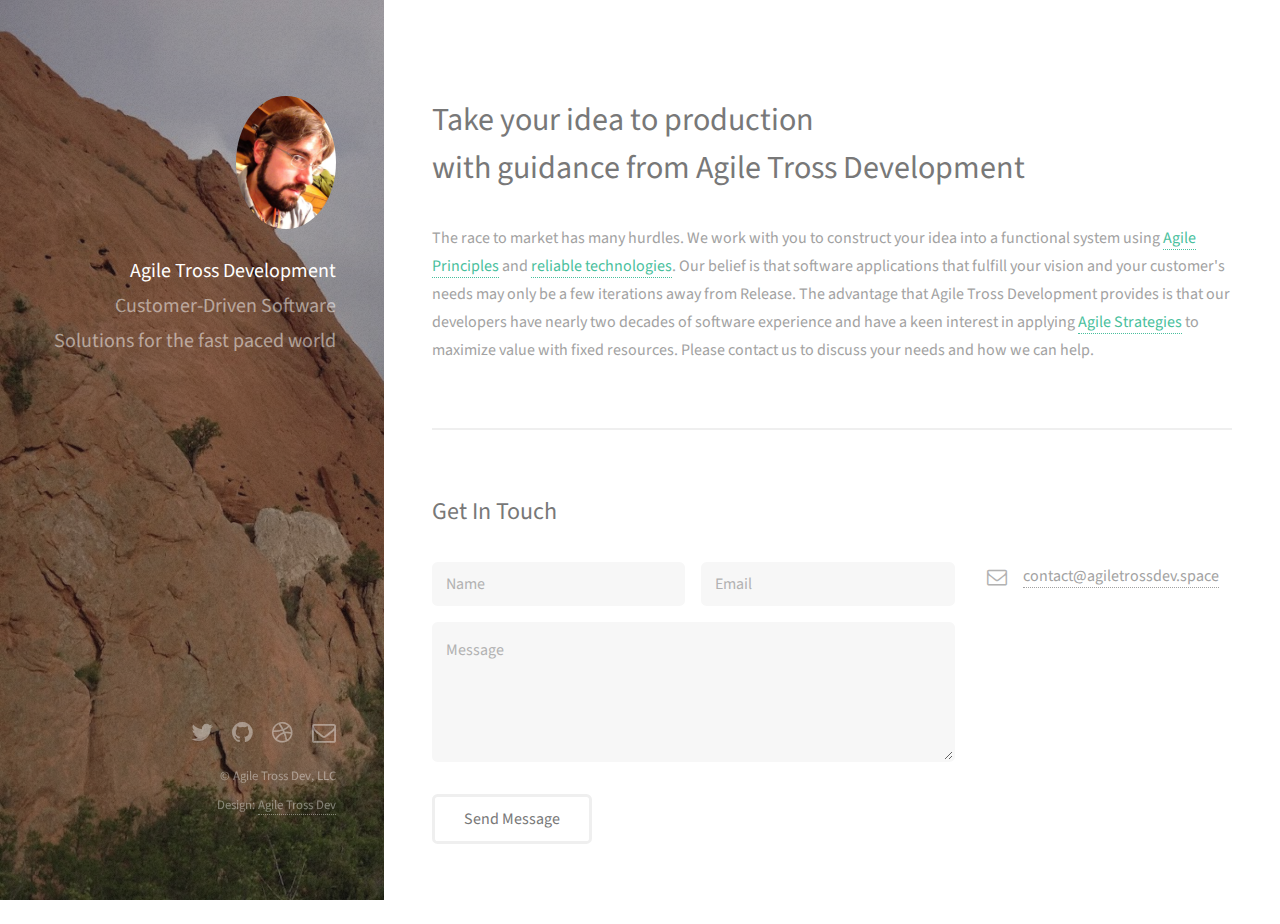
<file: agile_tross/index.html>
<!DOCTYPE HTML>
<!--
	Strata by HTML5 UP
	html5up.net | @n33co
	Free for personal and commercial use under the CCA 3.0 license (html5up.net/license)
-->
<html>
	<head>
		<title>Agile Tross Development</title>
		<meta charset="utf-8" />
		<meta name="viewport" content="width=device-width, initial-scale=1" />
		<!--[if lte IE 8]><script src="assets/js/ie/html5shiv.js"></script><![endif]-->
		<link rel="stylesheet" href="assets/css/main.css" />
		<!--[if lte IE 8]><link rel="stylesheet" href="assets/css/ie8.css" /><![endif]-->
	</head>
	<body id="top">

		<!-- Header -->
			<header id="header">
				<a href="#" class="image avatar"><img src="images/avatar.jpg" alt="" /></a>
				<h1><strong>Agile Tross Development</strong> <br />
				Customer-Driven Software Solutions<br />
				for the fast paced world</h1>
			</header>

		<!-- Main -->
			<div id="main">

				<!-- One -->
					<section id="one">
						<header class="major">
							<h2>Take your idea to production<br />
							with guidance from Agile Tross Development</h2>
						</header>
						<p>The race to market has many hurdles.  We work with you to construct your idea into a functional system using <a target="_blank" href="http://agilemanifesto.org/principles.html">Agile Principles</a>
						   and <a href="radar.html" target="_blank">reliable technologies</a>.  Our belief is that software applications that fulfill your vision and your customer's needs may only be a few iterations away from Release.  The advantage
						   that Agile Tross Development provides is that our developers have nearly two decades of software experience and have a keen interest in applying <a target="_blank" href="https://en.wikipedia.org/wiki/Agile_software_development#Philosophy">Agile Strategies</a> to maximize value with
						   fixed resources.  Please contact us to discuss your needs and how we can help. </p>
					<!--	<ul class="actions">
							<li><a href="#" class="button">Learn More</a></li>
						</ul> -->
					</section>

				<!-- Two -->
			<!--		<section id="two">
						<h2>Recent Work</h2>
						<div class="row">
							<article class="6u 12u$(xsmall) work-item">
								<a href="images/fulls/01.jpg" class="image fit thumb"><img src="images/thumbs/01.jpg" alt="" /></a>
								<h3>Magna sed consequat tempus</h3>
								<p>Lorem ipsum dolor sit amet nisl sed nullam feugiat.
								Lorem ipsum dolor sit amet nisl sed nullam feugiat.
								Lorem ipsum dolor sit amet nisl sed nullam feugiat.
								Lorem ipsum dolor sit amet nisl sed nullam feugiat.
								Lorem ipsum dolor sit amet nisl sed nullam feugiat.
								Lorem ipsum dolor sit amet nisl sed nullam feugiat.
								Lorem ipsum dolor sit amet nisl sed nullam feugiat.
S								Lorem ipsum dolor sit amet nisl sed nullam feugiat.
								Lorem ipsum dolor sit amet nisl sed nullam feugiat.
								Lorem ipsum dolor sit amet nisl sed nullam feugiat.
								Lorem ipsum dolor sit amet nisl sed nullam feugiat.</p>
							</article>
							<article class="6u$ 12u$(xsmall) work-item">
								<a href="images/fulls/02.jpg" class="image fit thumb"><img src="images/thumbs/02.jpg" alt="" /></a>
								<h3>Ultricies lacinia interdum</h3>
								<p>Lorem ipsum dolor sit amet nisl sed nullam feugiat.</p>
							</article>
							<article class="6u 12u$(xsmall) work-item">
								<a href="images/fulls/03.jpg" class="image fit thumb"><img src="images/thumbs/03.jpg" alt="" /></a>
								<h3>Tortor metus commodo</h3>
								<p>Lorem ipsum dolor sit amet nisl sed nullam feugiat.</p>
							</article>
							<article class="6u$ 12u$(xsmall) work-item">
								<a href="images/fulls/04.jpg" class="image fit thumb"><img src="images/thumbs/04.jpg" alt="" /></a>
								<h3>Quam neque phasellus</h3>
								<p>Lorem ipsum dolor sit amet nisl sed nullam feugiat.</p>
							</article>
							<article class="6u 12u$(xsmall) work-item">
								<a href="images/fulls/05.jpg" class="image fit thumb"><img src="images/thumbs/05.jpg" alt="" /></a>
								<h3>Nunc enim commodo aliquet</h3>
								<p>Lorem ipsum dolor sit amet nisl sed nullam feugiat.</p>
							</article>
							<article class="6u$ 12u$(xsmall) work-item">
								<a href="images/fulls/06.jpg" class="image fit thumb"><img src="images/thumbs/06.jpg" alt="" /></a>
								<h3>Risus ornare lacinia</h3>
								<p>Lorem ipsum dolor sit amet nisl sed nullam feugiat.</p>
							</article>
						</div>
						<ul class="actions">
							<li><a href="#" class="button">Full Portfolio</a></li>
						</ul>
					</section>
-->
				<!-- Three -->
					<section id="three">
						<h2>Get In Touch</h2>
						<p></p>
						<div class="row">
							<div class="8u 12u$(small)">
								<form method="post" action="#">
									<div class="row uniform 50%">
										<div class="6u 12u$(xsmall)"><input type="text" name="name" id="name" placeholder="Name" /></div>
										<div class="6u$ 12u$(xsmall)"><input type="email" name="email" id="email" placeholder="Email" /></div>
										<div class="12u$"><textarea name="message" id="message" placeholder="Message" rows="4"></textarea></div>
									</div>
								</form>
								<ul class="actions">
									<li><input type="submit" value="Send Message" /></li>
								</ul>
							</div>
							<div class="4u$ 12u$(small)">
								<ul class="labeled-icons">
								<!--	<li>
										<h3 class="icon fa-home"><span class="label">Address</span></h3>
										1234 Somewhere Rd.<br />
										Nashville, TN 00000<br />
										United States
									</li>
									<li>
										<h3 class="icon fa-mobile"><span class="label">Phone</span></h3>
										000-000-0000
									</li> -->
									<li>
										<h3 class="icon fa-envelope-o"><span class="label">Email</span></h3>
										<a href="#">contact@agiletrossdev.space</a>
									</li>
								</ul>
							</div>
						</div>
					</section>

				<!-- Four -->
				<!--
					<section id="four">
						<h2>Elements</h2>

						<section>
							<h4>Text</h4>
							<p>This is <b>bold</b> and this is <strong>strong</strong>. This is <i>italic</i> and this is <em>emphasized</em>.
							This is <sup>superscript</sup> text and this is <sub>subscript</sub> text.
							This is <u>underlined</u> and this is code: <code>for (;;) { ... }</code>. Finally, <a href="#">this is a link</a>.</p>
							<hr />
							<header>
								<h4>Heading with a Subtitle</h4>
								<p>Lorem ipsum dolor sit amet nullam id egestas urna aliquam</p>
							</header>
							<p>Nunc lacinia ante nunc ac lobortis. Interdum adipiscing gravida odio porttitor sem non mi integer non faucibus ornare mi ut ante amet placerat aliquet. Volutpat eu sed ante lacinia sapien lorem accumsan varius montes viverra nibh in adipiscing blandit tempus accumsan.</p>
							<header>
								<h5>Heading with a Subtitle</h5>
								<p>Lorem ipsum dolor sit amet nullam id egestas urna aliquam</p>
							</header>
							<p>Nunc lacinia ante nunc ac lobortis. Interdum adipiscing gravida odio porttitor sem non mi integer non faucibus ornare mi ut ante amet placerat aliquet. Volutpat eu sed ante lacinia sapien lorem accumsan varius montes viverra nibh in adipiscing blandit tempus accumsan.</p>
							<hr />
							<h2>Heading Level 2</h2>
							<h3>Heading Level 3</h3>
							<h4>Heading Level 4</h4>
							<h5>Heading Level 5</h5>
							<h6>Heading Level 6</h6>
							<hr />
							<h5>Blockquote</h5>
							<blockquote>Fringilla nisl. Donec accumsan interdum nisi, quis tincidunt felis sagittis eget tempus euismod. Vestibulum ante ipsum primis in faucibus vestibulum. Blandit adipiscing eu felis iaculis volutpat ac adipiscing accumsan faucibus. Vestibulum ante ipsum primis in faucibus lorem ipsum dolor sit amet nullam adipiscing eu felis.</blockquote>
							<h5>Preformatted</h5>
							<pre><code>i = 0;

while (!deck.isInOrder()) {
print 'Iteration ' + i;
deck.shuffle();
i++;
}

print 'It took ' + i + ' iterations to sort the deck.';</code></pre>
						</section>

						<section>
							<h4>Lists</h4>
							<div class="row">
								<div class="6u 12u$(xsmall)">
									<h5>Unordered</h5>
									<ul>
										<li>Dolor pulvinar etiam magna etiam.</li>
										<li>Sagittis adipiscing lorem eleifend.</li>
										<li>Felis enim feugiat dolore viverra.</li>
									</ul>
									<h5>Alternate</h5>
									<ul class="alt">
										<li>Dolor pulvinar etiam magna etiam.</li>
										<li>Sagittis adipiscing lorem eleifend.</li>
										<li>Felis enim feugiat dolore viverra.</li>
									</ul>
								</div>
								<div class="6u$ 12u$(xsmall)">
									<h5>Ordered</h5>
									<ol>
										<li>Dolor pulvinar etiam magna etiam.</li>
										<li>Etiam vel felis at lorem sed viverra.</li>
										<li>Felis enim feugiat dolore viverra.</li>
										<li>Dolor pulvinar etiam magna etiam.</li>
										<li>Etiam vel felis at lorem sed viverra.</li>
										<li>Felis enim feugiat dolore viverra.</li>
									</ol>
									<h5>Icons</h5>
									<ul class="icons">
										<li><a href="#" class="icon fa-twitter"><span class="label">Twitter</span></a></li>
										<li><a href="#" class="icon fa-facebook"><span class="label">Facebook</span></a></li>
										<li><a href="#" class="icon fa-instagram"><span class="label">Instagram</span></a></li>
										<li><a href="#" class="icon fa-github"><span class="label">Github</span></a></li>
										<li><a href="#" class="icon fa-dribbble"><span class="label">Dribbble</span></a></li>
										<li><a href="#" class="icon fa-tumblr"><span class="label">Tumblr</span></a></li>
									</ul>
								</div>
							</div>
							<h5>Actions</h5>
							<ul class="actions">
								<li><a href="#" class="button special">Default</a></li>
								<li><a href="#" class="button">Default</a></li>
							</ul>
							<ul class="actions small">
								<li><a href="#" class="button special small">Small</a></li>
								<li><a href="#" class="button small">Small</a></li>
							</ul>
							<div class="row">
								<div class="6u 12u$(small)">
									<ul class="actions vertical">
										<li><a href="#" class="button special">Default</a></li>
										<li><a href="#" class="button">Default</a></li>
									</ul>
								</div>
								<div class="6u$ 12u$(small)">
									<ul class="actions vertical small">
										<li><a href="#" class="button special small">Small</a></li>
										<li><a href="#" class="button small">Small</a></li>
									</ul>
								</div>
								<div class="6u 12u$(small)">
									<ul class="actions vertical">
										<li><a href="#" class="button special fit">Default</a></li>
										<li><a href="#" class="button fit">Default</a></li>
									</ul>
								</div>
								<div class="6u$ 12u$(small)">
									<ul class="actions vertical small">
										<li><a href="#" class="button special small fit">Small</a></li>
										<li><a href="#" class="button small fit">Small</a></li>
									</ul>
								</div>
							</div>
						</section>

						<section>
							<h4>Table</h4>
							<h5>Default</h5>
							<div class="table-wrapper">
								<table>
									<thead>
										<tr>
											<th>Name</th>
											<th>Description</th>
											<th>Price</th>
										</tr>
									</thead>
									<tbody>
										<tr>
											<td>Item One</td>
											<td>Ante turpis integer aliquet porttitor.</td>
											<td>29.99</td>
										</tr>
										<tr>
											<td>Item Two</td>
											<td>Vis ac commodo adipiscing arcu aliquet.</td>
											<td>19.99</td>
										</tr>
										<tr>
											<td>Item Three</td>
											<td> Morbi faucibus arcu accumsan lorem.</td>
											<td>29.99</td>
										</tr>
										<tr>
											<td>Item Four</td>
											<td>Vitae integer tempus condimentum.</td>
											<td>19.99</td>
										</tr>
										<tr>
											<td>Item Five</td>
											<td>Ante turpis integer aliquet porttitor.</td>
											<td>29.99</td>
										</tr>
									</tbody>
									<tfoot>
										<tr>
											<td colspan="2"></td>
											<td>100.00</td>
										</tr>
									</tfoot>
								</table>
							</div>

							<h5>Alternate</h5>
							<div class="table-wrapper">
								<table class="alt">
									<thead>
										<tr>
											<th>Name</th>
											<th>Description</th>
											<th>Price</th>
										</tr>
									</thead>
									<tbody>
										<tr>
											<td>Item One</td>
											<td>Ante turpis integer aliquet porttitor.</td>
											<td>29.99</td>
										</tr>
										<tr>
											<td>Item Two</td>
											<td>Vis ac commodo adipiscing arcu aliquet.</td>
											<td>19.99</td>
										</tr>
										<tr>
											<td>Item Three</td>
											<td> Morbi faucibus arcu accumsan lorem.</td>
											<td>29.99</td>
										</tr>
										<tr>
											<td>Item Four</td>
											<td>Vitae integer tempus condimentum.</td>
											<td>19.99</td>
										</tr>
										<tr>
											<td>Item Five</td>
											<td>Ante turpis integer aliquet porttitor.</td>
											<td>29.99</td>
										</tr>
									</tbody>
									<tfoot>
										<tr>
											<td colspan="2"></td>
											<td>100.00</td>
										</tr>
									</tfoot>
								</table>
							</div>
						</section>

						<section>
							<h4>Buttons</h4>
							<ul class="actions">
								<li><a href="#" class="button special">Special</a></li>
								<li><a href="#" class="button">Default</a></li>
							</ul>
							<ul class="actions">
								<li><a href="#" class="button big">Big</a></li>
								<li><a href="#" class="button">Default</a></li>
								<li><a href="#" class="button small">Small</a></li>
							</ul>
							<ul class="actions fit">
								<li><a href="#" class="button special fit">Fit</a></li>
								<li><a href="#" class="button fit">Fit</a></li>
							</ul>
							<ul class="actions fit small">
								<li><a href="#" class="button special fit small">Fit + Small</a></li>
								<li><a href="#" class="button fit small">Fit + Small</a></li>
							</ul>
							<ul class="actions">
								<li><a href="#" class="button special icon fa-download">Icon</a></li>
								<li><a href="#" class="button icon fa-download">Icon</a></li>
							</ul>
							<ul class="actions">
								<li><span class="button special disabled">Special</span></li>
								<li><span class="button disabled">Default</span></li>
							</ul>
						</section>

						<section>
							<h4>Form</h4>
							<form method="post" action="#">
								<div class="row uniform 50%">
									<div class="6u 12u$(xsmall)">
										<input type="text" name="demo-name" id="demo-name" value="" placeholder="Name" />
									</div>
									<div class="6u$ 12u$(xsmall)">
										<input type="email" name="demo-email" id="demo-email" value="" placeholder="Email" />
									</div>
									<div class="12u$">
										<div class="select-wrapper">
											<select name="demo-category" id="demo-category">
												<option value="">- Category -</option>
												<option value="1">Manufacturing</option>
												<option value="1">Shipping</option>
												<option value="1">Administration</option>
												<option value="1">Human Resources</option>
											</select>
										</div>
									</div>
									<div class="4u 12u$(small)">
										<input type="radio" id="demo-priority-low" name="demo-priority" checked>
										<label for="demo-priority-low">Low Priority</label>
									</div>
									<div class="4u 12u$(small)">
										<input type="radio" id="demo-priority-normal" name="demo-priority">
										<label for="demo-priority-normal">Normal Priority</label>
									</div>
									<div class="4u$ 12u(small)">
										<input type="radio" id="demo-priority-high" name="demo-priority">
										<label for="demo-priority-high">High Priority</label>
									</div>
									<div class="6u 12u$(small)">
										<input type="checkbox" id="demo-copy" name="demo-copy">
										<label for="demo-copy">Email me a copy of this message</label>
									</div>
									<div class="6u$ 12u$(small)">
										<input type="checkbox" id="demo-human" name="demo-human" checked>
										<label for="demo-human">I am a human and not a robot</label>
									</div>
									<div class="12u$">
										<textarea name="demo-message" id="demo-message" placeholder="Enter your message" rows="6"></textarea>
									</div>
									<div class="12u$">
										<ul class="actions">
											<li><input type="submit" value="Send Message" class="special" /></li>
											<li><input type="reset" value="Reset" /></li>
										</ul>
									</div>
								</div>
							</form>
						</section>

						<section>
							<h4>Image</h4>
							<h5>Fit</h5>
							<div class="box alt">
								<div class="row 50% uniform">
									<div class="12u$"><span class="image fit"><img src="images/fulls/05.jpg" alt="" /></span></div>
									<div class="4u"><span class="image fit"><img src="images/thumbs/01.jpg" alt="" /></span></div>
									<div class="4u"><span class="image fit"><img src="images/thumbs/02.jpg" alt="" /></span></div>
									<div class="4u$"><span class="image fit"><img src="images/thumbs/03.jpg" alt="" /></span></div>
									<div class="4u"><span class="image fit"><img src="images/thumbs/04.jpg" alt="" /></span></div>
									<div class="4u"><span class="image fit"><img src="images/thumbs/05.jpg" alt="" /></span></div>
									<div class="4u$"><span class="image fit"><img src="images/thumbs/06.jpg" alt="" /></span></div>
									<div class="4u"><span class="image fit"><img src="images/thumbs/03.jpg" alt="" /></span></div>
									<div class="4u"><span class="image fit"><img src="images/thumbs/02.jpg" alt="" /></span></div>
									<div class="4u$"><span class="image fit"><img src="images/thumbs/01.jpg" alt="" /></span></div>
								</div>
							</div>
							<h5>Left &amp; Right</h5>
							<p><span class="image left"><img src="images/avatar.jpg" alt="" /></span>Fringilla nisl. Donec accumsan interdum nisi, quis tincidunt felis sagittis eget. tempus euismod. Vestibulum ante ipsum primis in faucibus vestibulum. Blandit adipiscing eu felis iaculis volutpat ac adipiscing accumsan eu faucibus. Integer ac pellentesque praesent tincidunt felis sagittis eget. tempus euismod. Vestibulum ante ipsum primis in faucibus vestibulum. Blandit adipiscing eu felis iaculis volutpat ac adipiscing accumsan eu faucibus. Integer ac pellentesque praesent. Donec accumsan interdum nisi, quis tincidunt felis sagittis eget. tempus euismod. Vestibulum ante ipsum primis in faucibus vestibulum. Blandit adipiscing eu felis iaculis volutpat ac adipiscing accumsan eu faucibus. Integer ac pellentesque praesent tincidunt felis sagittis eget. tempus euismod. Vestibulum ante ipsum primis in faucibus vestibulum. Blandit adipiscing eu felis iaculis volutpat ac adipiscing accumsan eu faucibus. Integer ac pellentesque praesent.</p>
							<p><span class="image right"><img src="images/avatar.jpg" alt="" /></span>Fringilla nisl. Donec accumsan interdum nisi, quis tincidunt felis sagittis eget. tempus euismod. Vestibulum ante ipsum primis in faucibus vestibulum. Blandit adipiscing eu felis iaculis volutpat ac adipiscing accumsan eu faucibus. Integer ac pellentesque praesent tincidunt felis sagittis eget. tempus euismod. Vestibulum ante ipsum primis in faucibus vestibulum. Blandit adipiscing eu felis iaculis volutpat ac adipiscing accumsan eu faucibus. Integer ac pellentesque praesent. Donec accumsan interdum nisi, quis tincidunt felis sagittis eget. tempus euismod. Vestibulum ante ipsum primis in faucibus vestibulum. Blandit adipiscing eu felis iaculis volutpat ac adipiscing accumsan eu faucibus. Integer ac pellentesque praesent tincidunt felis sagittis eget. tempus euismod. Vestibulum ante ipsum primis in faucibus vestibulum. Blandit adipiscing eu felis iaculis volutpat ac adipiscing accumsan eu faucibus. Integer ac pellentesque praesent.</p>
						</section>

					</section>
				-->

			</div>

		<!-- Footer -->
			<footer id="footer">
				<ul class="icons">
					<li><a href="#" class="icon fa-twitter"><span class="label">Twitter</span></a></li>
					<li><a href="#" class="icon fa-github"><span class="label">Github</span></a></li>
					<li><a href="#" class="icon fa-dribbble"><span class="label">Dribbble</span></a></li>
					<li><a href="#" class="icon fa-envelope-o"><span class="label">Email</span></a></li>
				</ul>
				<ul class="copyright">
					<li>&copy; Agile Tross Dev, LLC</li><li>Design: <a href="http://agiletrossdev.space">Agile Tross Dev</a></li>
				</ul>
			</footer>

		<!-- Scripts -->
			<script src="assets/js/jquery.min.js"></script>
			<script src="assets/js/jquery.poptrox.min.js"></script>
			<script src="assets/js/skel.min.js"></script>
			<script src="assets/js/util.js"></script>
			<!--[if lte IE 8]><script src="assets/js/ie/respond.min.js"></script><![endif]-->
			<script src="assets/js/main.js"></script>

	</body>
</html>
</file>
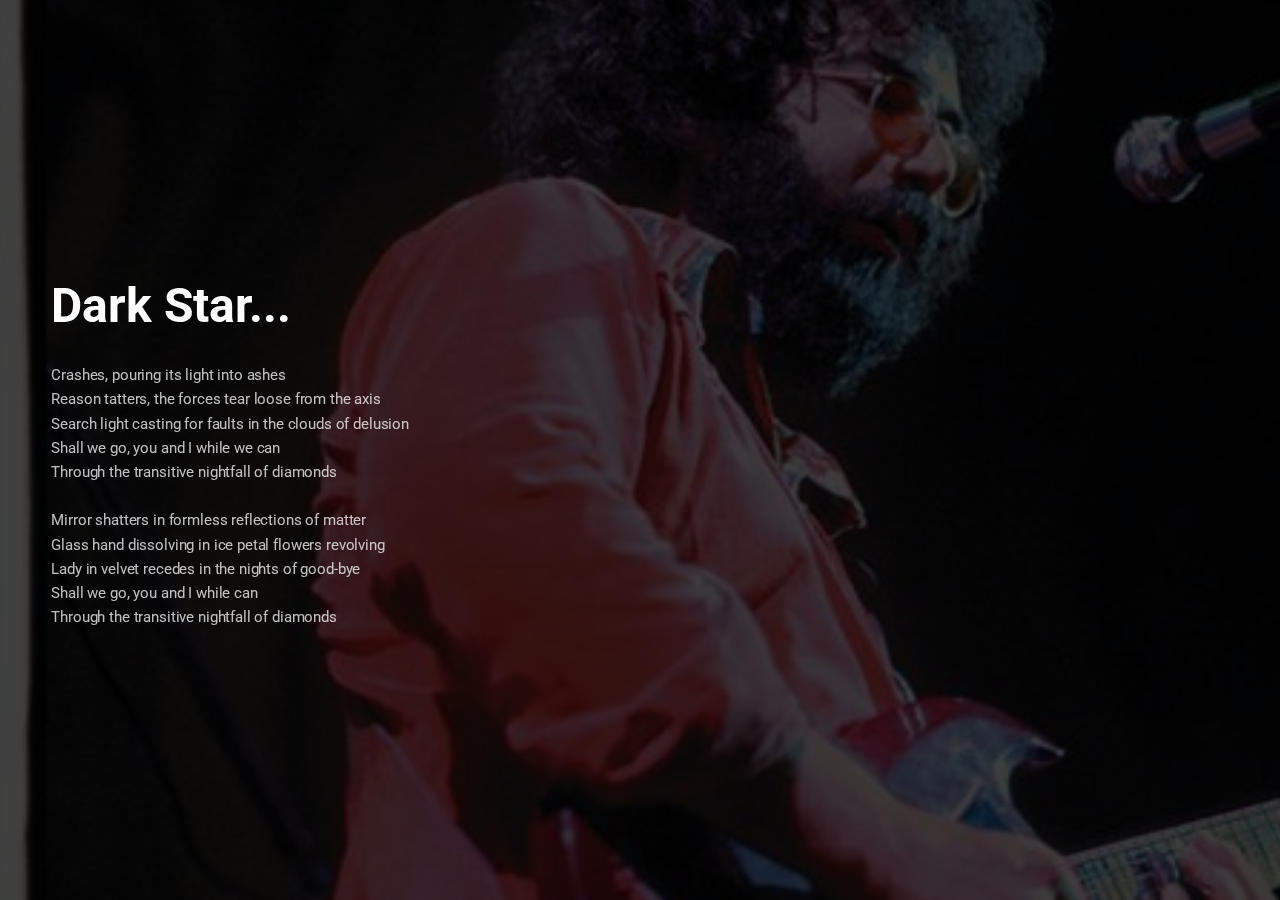
<file: darkstar/index.html>
<!DOCTYPE HTML>

<html>
	<head>
		<title>Dark Star... Space.... Shall we go, you and I while we can? </title>
		<meta charset="utf-8" />
		<meta name="viewport" content="width=device-width, initial-scale=1, user-scalable=no" />
		<!--[if lte IE 8]><script src="assets/js/ie/html5shiv.js"></script><![endif]-->
		<link rel="stylesheet" href="assets/css/main.css" />
		<!--[if lte IE 8]><link rel="stylesheet" href="assets/css/ie8.css" /><![endif]-->
		<!--[if lte IE 9]><link rel="stylesheet" href="assets/css/ie9.css" /><![endif]-->
	</head>
	<body>

		<!-- Header -->
			<header id="header">
				<h1>Dark Star...</h1>
				    Crashes, pouring its light into ashes<br>
                    Reason tatters, the forces tear loose from the axis<br>
                    Search light casting for faults in the clouds of delusion<br>
                    Shall we go, you and I while we can<br>
                    Through the transitive nightfall of diamonds<br><br>
                    
                    Mirror shatters in formless reflections of matter<br>
                    Glass hand dissolving in ice petal flowers revolving<br>
                    Lady in velvet recedes in the nights of good-bye<br>
                    Shall we go, you and I while can<br>
                    Through the transitive nightfall of diamonds
                </p>
			</header>


		
		<!-- Scripts -->
			<!--[if lte IE 8]><script src="assets/js/ie/respond.min.js"></script><![endif]-->
			<script src="assets/js/main.js"></script>

	</body>
</html>
</file>
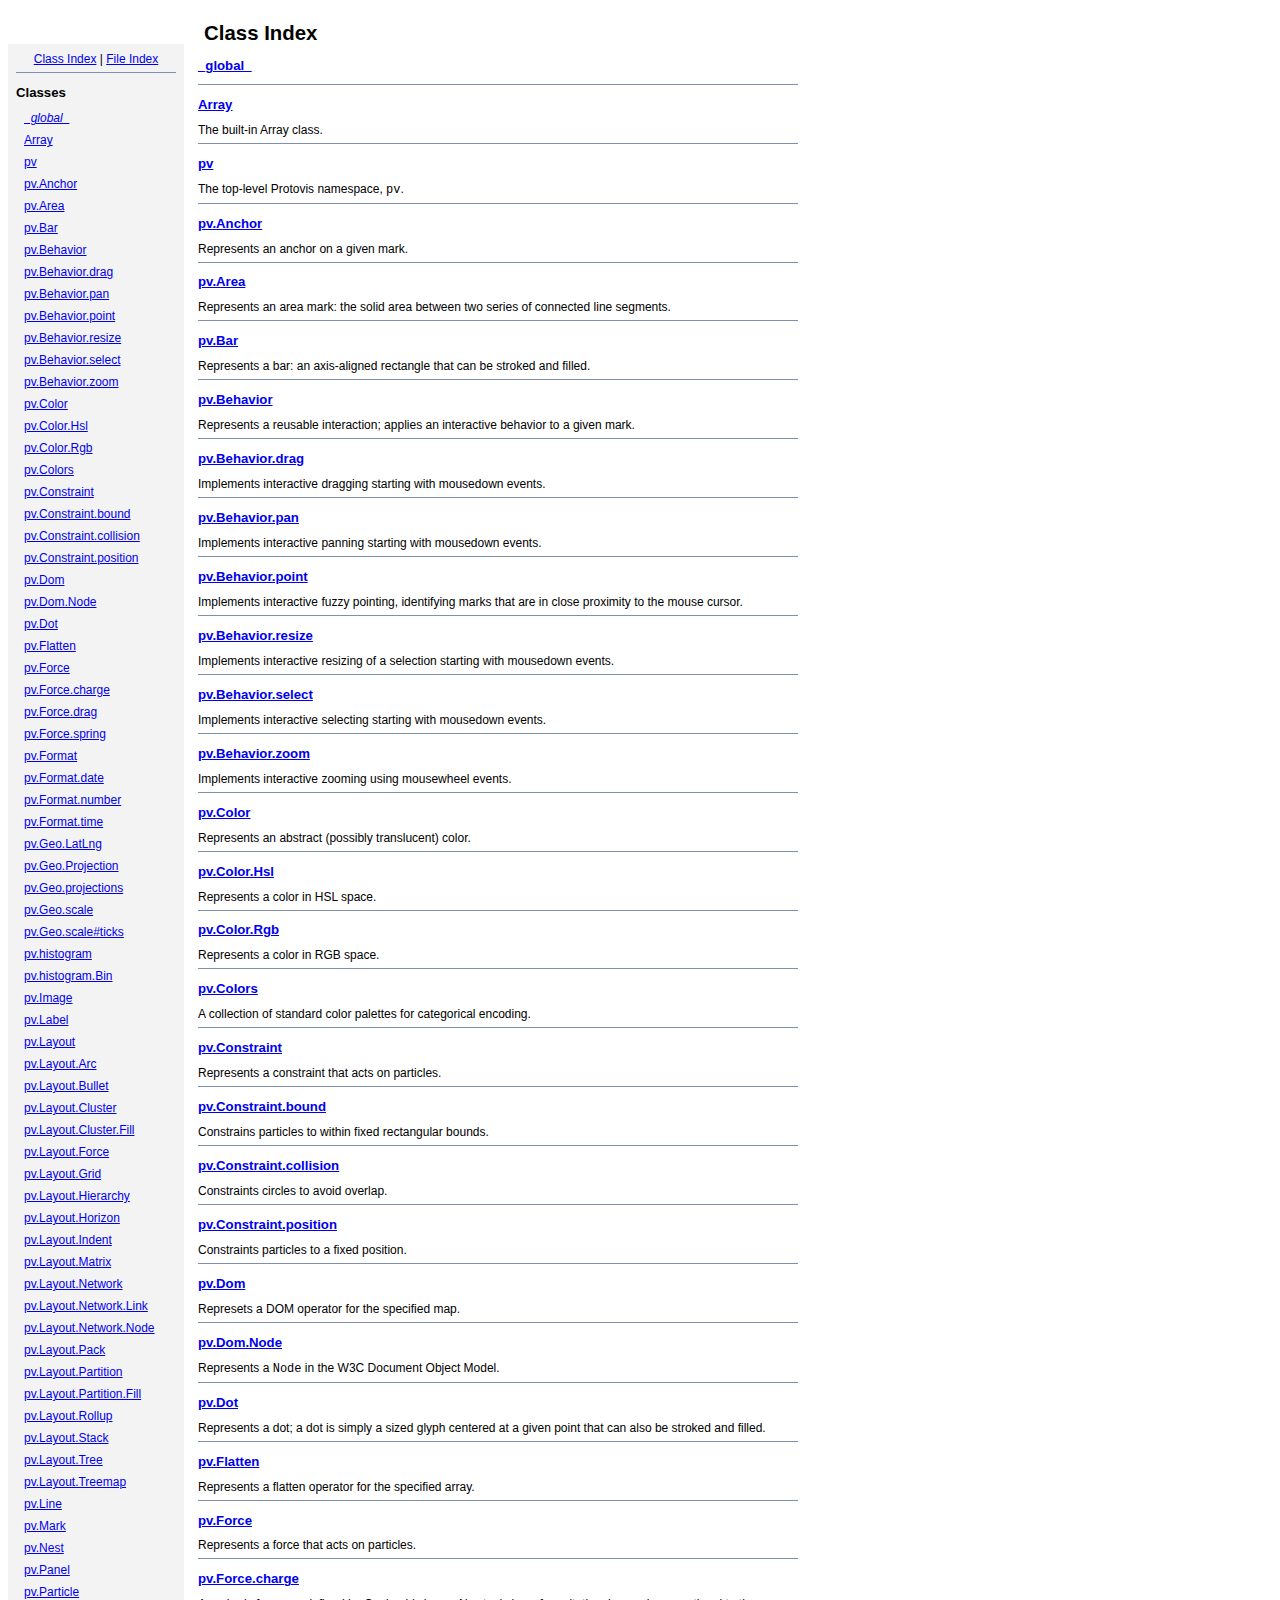
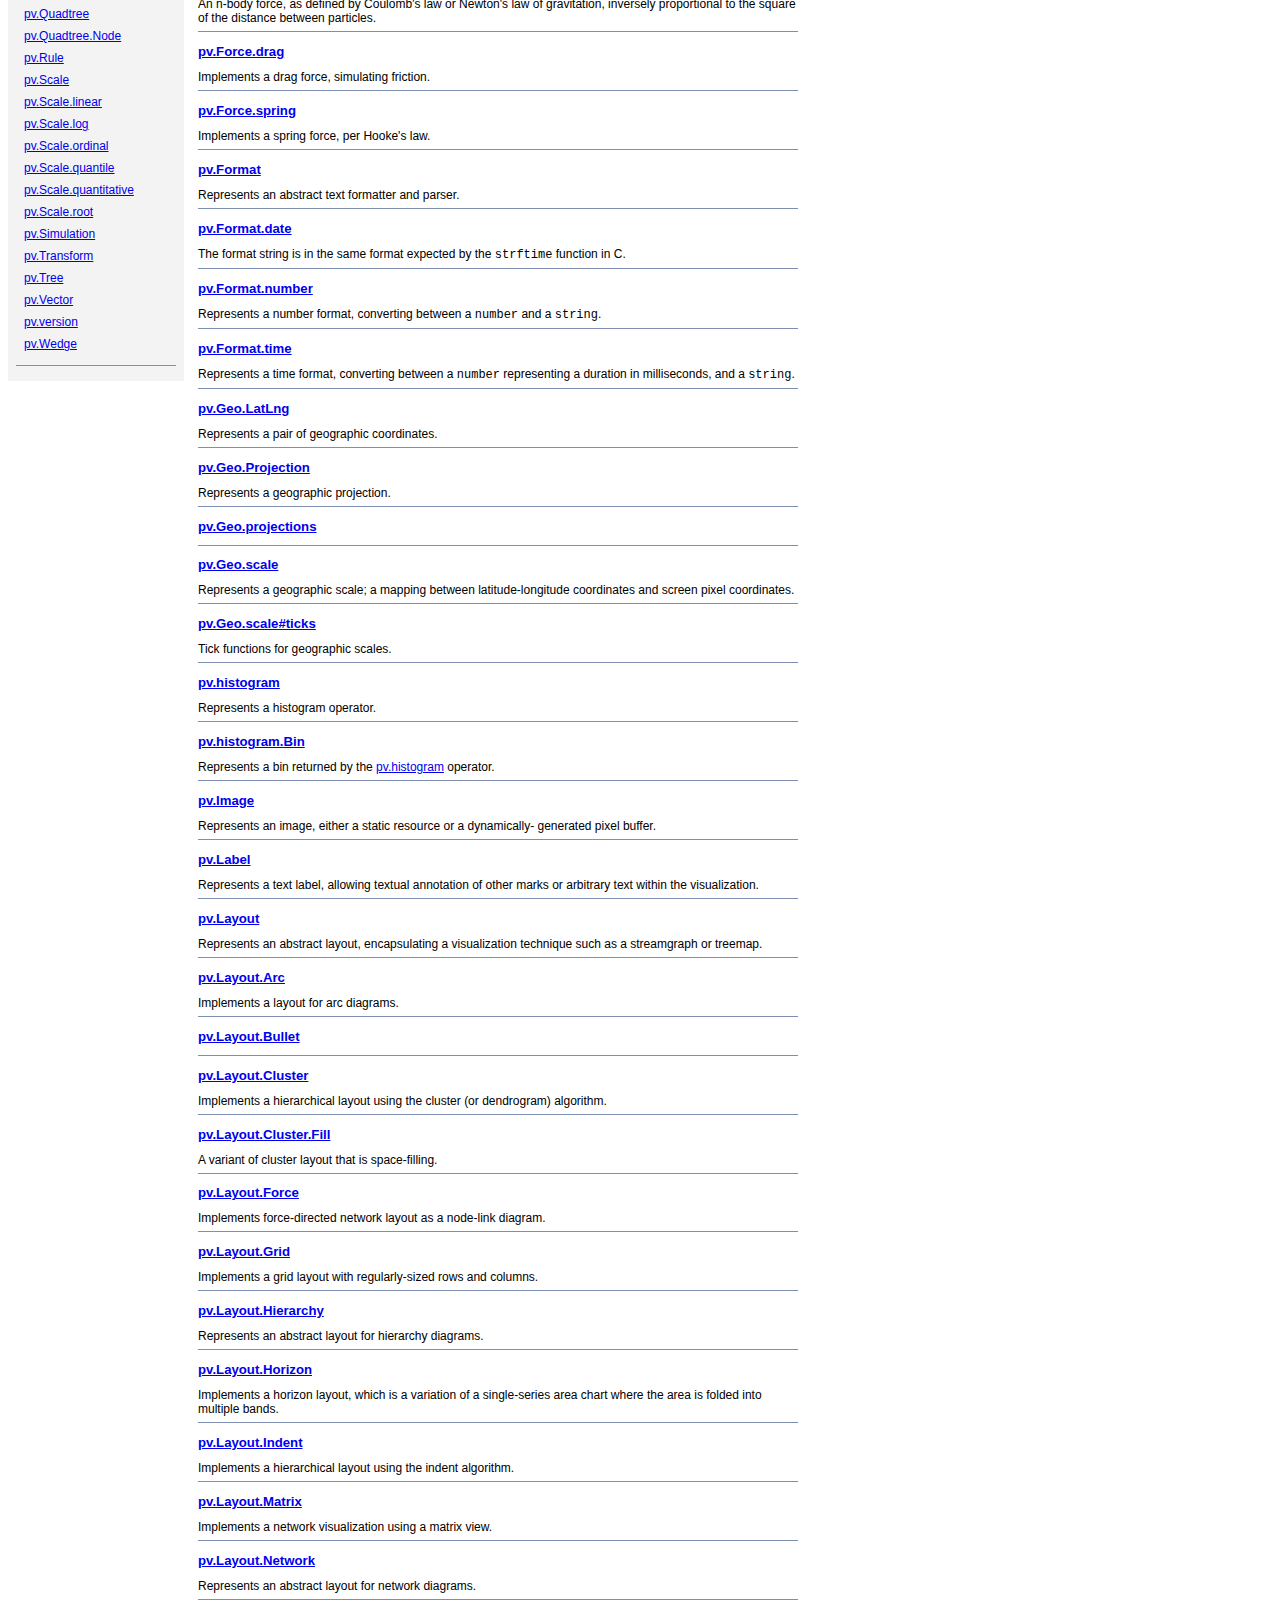
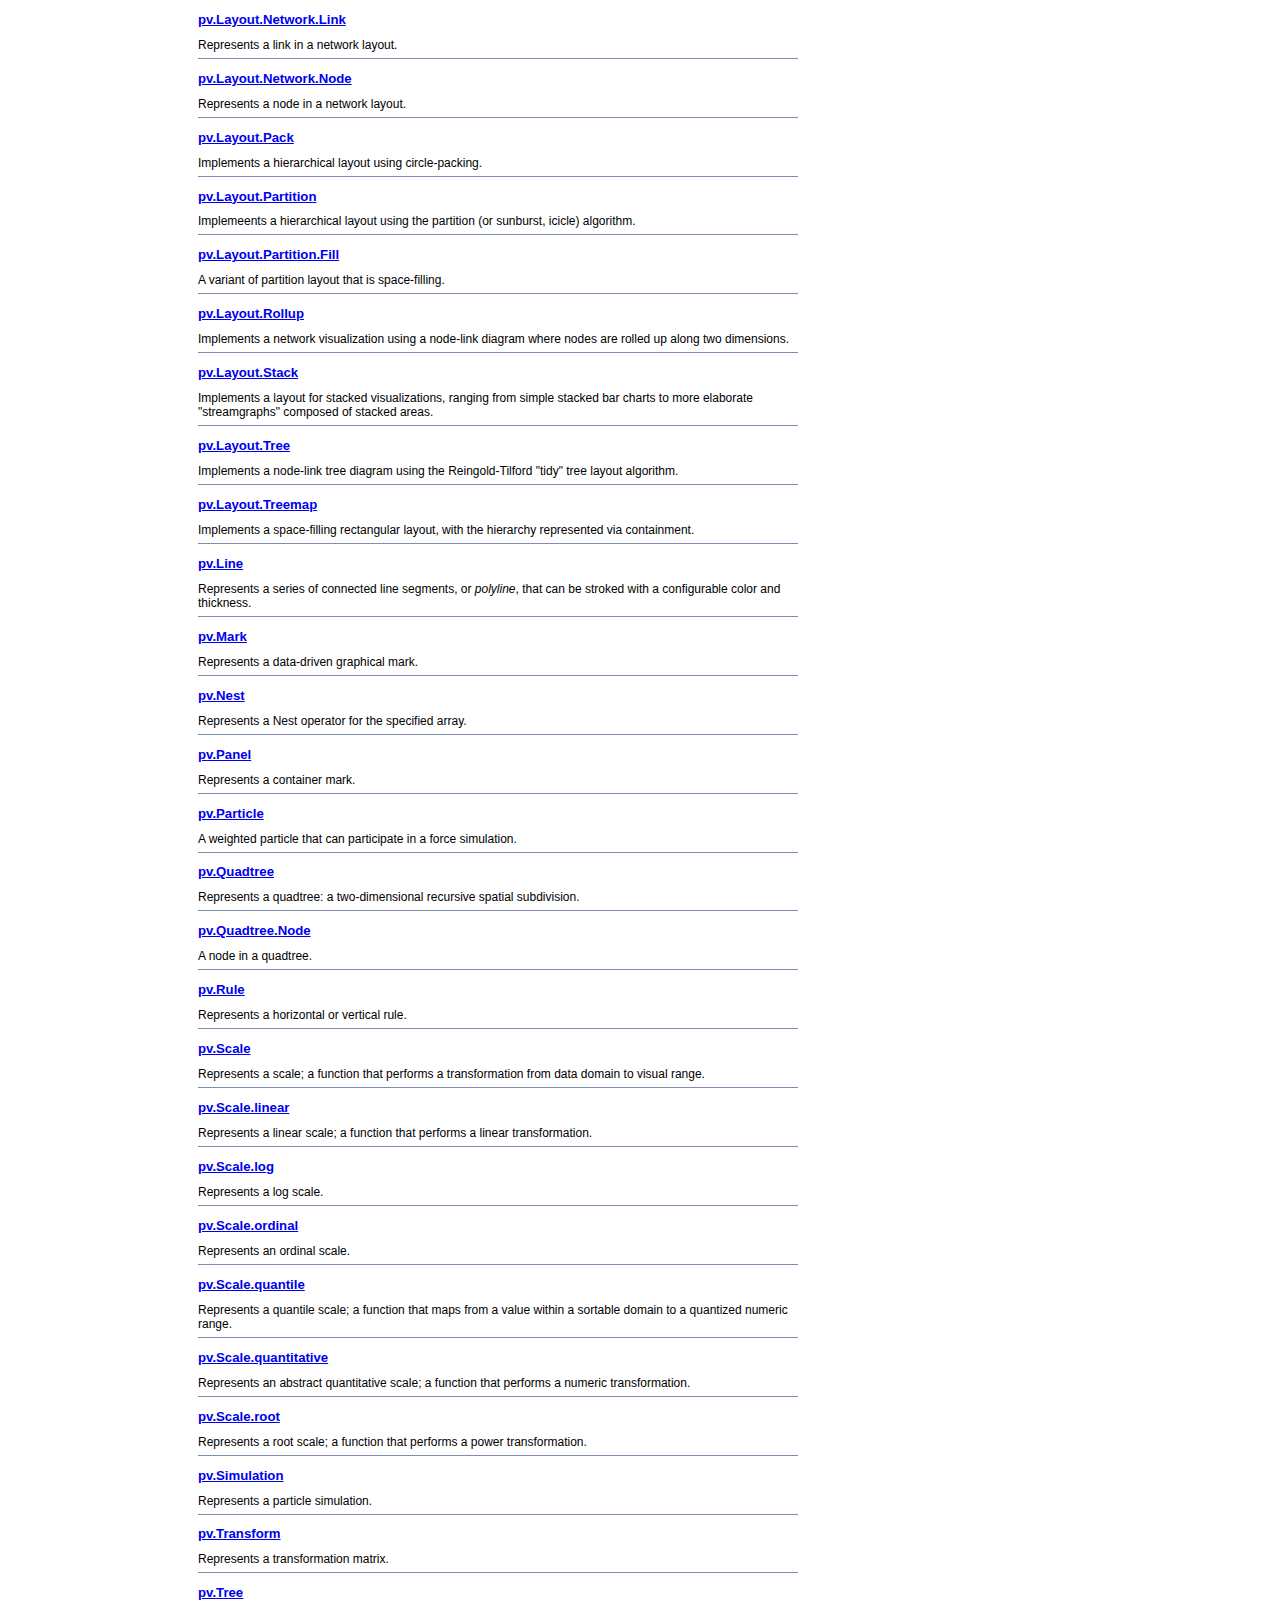
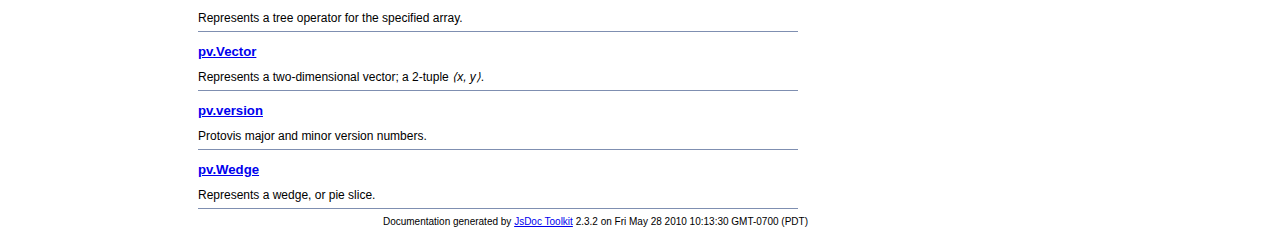
<file: agile_tross/lib/protovis-3.2/jsdoc/index.html>
<!DOCTYPE html PUBLIC "-//W3C//DTD XHTML 1.0 Transitional//EN"
        "http://www.w3.org/TR/xhtml1/DTD/xhtml1-transitional.dtd">
<html xmlns="http://www.w3.org/1999/xhtml" xml:lang="en" lang="en">
	<head>
		<meta http-equiv="content-type" content="text/html; charset=utf-8" />
		
		<title>JsDoc Reference - Index</title>
		<meta name="generator" content="JsDoc Toolkit" />
		
		<style type="text/css">
		/* default.css */
body
{
	font: 12px "Lucida Grande", Tahoma, Arial, Helvetica, sans-serif;
	width: 800px;
}

.header
{
	clear: both;
	background-color: #ccc;
	padding: 8px;
}

h1
{
	font-size: 150%;
	font-weight: bold;
	padding: 0;
	margin: 1em 0 0 .3em;
}

hr
{
	border: none 0;
	border-top: 1px solid #7F8FB1;
	height: 1px;
}

pre.code
{
	display: block;
	padding: 8px;
	border: 1px dashed #ccc;
}

#index
{
	margin-top: 24px;
	float: left;
	width: 160px;
	position: absolute;
	left: 8px;
	background-color: #F3F3F3;
	padding: 8px;
}

#content
{
	margin-left: 190px;
	width: 600px;
}

.classList
{
	list-style-type: none;
	padding: 0;
	margin: 0 0 0 8px;
	font-family: arial, sans-serif;
	font-size: 1em;
	overflow: auto;
}

.classList li
{
	padding: 0;
	margin: 0 0 8px 0;
}

.summaryTable { width: 100%; }

h1.classTitle
{
	font-size:170%;
	line-height:130%;
}

h2 { font-size: 110%; }
caption, div.sectionTitle
{
	background-color: #7F8FB1;
	color: #fff;
	font-size:130%;
	text-align: left;
	padding: 2px 6px 2px 6px;
	border: 1px #7F8FB1 solid;
}

div.sectionTitle { margin-bottom: 8px; }
.summaryTable thead { display: none; }

.summaryTable td
{
	vertical-align: top;
	padding: 4px;
	border-bottom: 1px #7F8FB1 solid;
	border-right: 1px #7F8FB1 solid;
}

/*col#summaryAttributes {}*/
.summaryTable td.attributes
{
	border-left: 1px #7F8FB1 solid;
	width: 140px;
	text-align: right;
}

td.attributes, .fixedFont
{
	line-height: 15px;
	color: #002EBE;
	font-family: "Courier New",Courier,monospace;
	font-size: 13px;
}

.summaryTable td.nameDescription
{
	text-align: left;
	font-size: 13px;
	line-height: 15px;
}

.summaryTable td.nameDescription, .description
{
	line-height: 15px;
	padding: 4px;
	padding-left: 4px;
}

.summaryTable { margin-bottom: 8px; }

ul.inheritsList
{
	list-style: square;
	margin-left: 20px;
	padding-left: 0;
}

.detailList {
	margin-left: 20px; 
	line-height: 15px;
}
.detailList dt { margin-left: 20px; }

.detailList .heading
{
	font-weight: bold;
	padding-bottom: 6px;
	margin-left: 0;
}

.light, td.attributes, .light a:link, .light a:visited
{
	color: #777;
	font-style: italic;
}

.fineprint
{
	text-align: right;
	font-size: 10px;
}
		</style>
	</head>
	
	<body>
		<div id="header">
</div>
		
		<div id="index">
			<div align="center"><a href="index.html">Class Index</a>
| <a href="files.html">File Index</a></div>
<hr />
<h2>Classes</h2>
<ul class="classList">
	
	<li><i><a href="symbols/_global_.html">_global_</a></i></li>
	
	<li><a href="symbols/Array.html">Array</a></li>
	
	<li><a href="symbols/pv.html">pv</a></li>
	
	<li><a href="symbols/pv.Anchor.html">pv.Anchor</a></li>
	
	<li><a href="symbols/pv.Area.html">pv.Area</a></li>
	
	<li><a href="symbols/pv.Bar.html">pv.Bar</a></li>
	
	<li><a href="symbols/pv.Behavior.html">pv.Behavior</a></li>
	
	<li><a href="symbols/pv.Behavior.drag.html">pv.Behavior.drag</a></li>
	
	<li><a href="symbols/pv.Behavior.pan.html">pv.Behavior.pan</a></li>
	
	<li><a href="symbols/pv.Behavior.point.html">pv.Behavior.point</a></li>
	
	<li><a href="symbols/pv.Behavior.resize.html">pv.Behavior.resize</a></li>
	
	<li><a href="symbols/pv.Behavior.select.html">pv.Behavior.select</a></li>
	
	<li><a href="symbols/pv.Behavior.zoom.html">pv.Behavior.zoom</a></li>
	
	<li><a href="symbols/pv.Color.html">pv.Color</a></li>
	
	<li><a href="symbols/pv.Color.Hsl.html">pv.Color.Hsl</a></li>
	
	<li><a href="symbols/pv.Color.Rgb.html">pv.Color.Rgb</a></li>
	
	<li><a href="symbols/pv.Colors.html">pv.Colors</a></li>
	
	<li><a href="symbols/pv.Constraint.html">pv.Constraint</a></li>
	
	<li><a href="symbols/pv.Constraint.bound.html">pv.Constraint.bound</a></li>
	
	<li><a href="symbols/pv.Constraint.collision.html">pv.Constraint.collision</a></li>
	
	<li><a href="symbols/pv.Constraint.position.html">pv.Constraint.position</a></li>
	
	<li><a href="symbols/pv.Dom.html">pv.Dom</a></li>
	
	<li><a href="symbols/pv.Dom.Node.html">pv.Dom.Node</a></li>
	
	<li><a href="symbols/pv.Dot.html">pv.Dot</a></li>
	
	<li><a href="symbols/pv.Flatten.html">pv.Flatten</a></li>
	
	<li><a href="symbols/pv.Force.html">pv.Force</a></li>
	
	<li><a href="symbols/pv.Force.charge.html">pv.Force.charge</a></li>
	
	<li><a href="symbols/pv.Force.drag.html">pv.Force.drag</a></li>
	
	<li><a href="symbols/pv.Force.spring.html">pv.Force.spring</a></li>
	
	<li><a href="symbols/pv.Format.html">pv.Format</a></li>
	
	<li><a href="symbols/pv.Format.date.html">pv.Format.date</a></li>
	
	<li><a href="symbols/pv.Format.number.html">pv.Format.number</a></li>
	
	<li><a href="symbols/pv.Format.time.html">pv.Format.time</a></li>
	
	<li><a href="symbols/pv.Geo.LatLng.html">pv.Geo.LatLng</a></li>
	
	<li><a href="symbols/pv.Geo.Projection.html">pv.Geo.Projection</a></li>
	
	<li><a href="symbols/pv.Geo.projections.html">pv.Geo.projections</a></li>
	
	<li><a href="symbols/pv.Geo.scale.html">pv.Geo.scale</a></li>
	
	<li><a href="symbols/pv.Geo.scale%23ticks.html">pv.Geo.scale#ticks</a></li>
	
	<li><a href="symbols/pv.histogram.html">pv.histogram</a></li>
	
	<li><a href="symbols/pv.histogram.Bin.html">pv.histogram.Bin</a></li>
	
	<li><a href="symbols/pv.Image.html">pv.Image</a></li>
	
	<li><a href="symbols/pv.Label.html">pv.Label</a></li>
	
	<li><a href="symbols/pv.Layout.html">pv.Layout</a></li>
	
	<li><a href="symbols/pv.Layout.Arc.html">pv.Layout.Arc</a></li>
	
	<li><a href="symbols/pv.Layout.Bullet.html">pv.Layout.Bullet</a></li>
	
	<li><a href="symbols/pv.Layout.Cluster.html">pv.Layout.Cluster</a></li>
	
	<li><a href="symbols/pv.Layout.Cluster.Fill.html">pv.Layout.Cluster.Fill</a></li>
	
	<li><a href="symbols/pv.Layout.Force.html">pv.Layout.Force</a></li>
	
	<li><a href="symbols/pv.Layout.Grid.html">pv.Layout.Grid</a></li>
	
	<li><a href="symbols/pv.Layout.Hierarchy.html">pv.Layout.Hierarchy</a></li>
	
	<li><a href="symbols/pv.Layout.Horizon.html">pv.Layout.Horizon</a></li>
	
	<li><a href="symbols/pv.Layout.Indent.html">pv.Layout.Indent</a></li>
	
	<li><a href="symbols/pv.Layout.Matrix.html">pv.Layout.Matrix</a></li>
	
	<li><a href="symbols/pv.Layout.Network.html">pv.Layout.Network</a></li>
	
	<li><a href="symbols/pv.Layout.Network.Link.html">pv.Layout.Network.Link</a></li>
	
	<li><a href="symbols/pv.Layout.Network.Node.html">pv.Layout.Network.Node</a></li>
	
	<li><a href="symbols/pv.Layout.Pack.html">pv.Layout.Pack</a></li>
	
	<li><a href="symbols/pv.Layout.Partition.html">pv.Layout.Partition</a></li>
	
	<li><a href="symbols/pv.Layout.Partition.Fill.html">pv.Layout.Partition.Fill</a></li>
	
	<li><a href="symbols/pv.Layout.Rollup.html">pv.Layout.Rollup</a></li>
	
	<li><a href="symbols/pv.Layout.Stack.html">pv.Layout.Stack</a></li>
	
	<li><a href="symbols/pv.Layout.Tree.html">pv.Layout.Tree</a></li>
	
	<li><a href="symbols/pv.Layout.Treemap.html">pv.Layout.Treemap</a></li>
	
	<li><a href="symbols/pv.Line.html">pv.Line</a></li>
	
	<li><a href="symbols/pv.Mark.html">pv.Mark</a></li>
	
	<li><a href="symbols/pv.Nest.html">pv.Nest</a></li>
	
	<li><a href="symbols/pv.Panel.html">pv.Panel</a></li>
	
	<li><a href="symbols/pv.Particle.html">pv.Particle</a></li>
	
	<li><a href="symbols/pv.Quadtree.html">pv.Quadtree</a></li>
	
	<li><a href="symbols/pv.Quadtree.Node.html">pv.Quadtree.Node</a></li>
	
	<li><a href="symbols/pv.Rule.html">pv.Rule</a></li>
	
	<li><a href="symbols/pv.Scale.html">pv.Scale</a></li>
	
	<li><a href="symbols/pv.Scale.linear.html">pv.Scale.linear</a></li>
	
	<li><a href="symbols/pv.Scale.log.html">pv.Scale.log</a></li>
	
	<li><a href="symbols/pv.Scale.ordinal.html">pv.Scale.ordinal</a></li>
	
	<li><a href="symbols/pv.Scale.quantile.html">pv.Scale.quantile</a></li>
	
	<li><a href="symbols/pv.Scale.quantitative.html">pv.Scale.quantitative</a></li>
	
	<li><a href="symbols/pv.Scale.root.html">pv.Scale.root</a></li>
	
	<li><a href="symbols/pv.Simulation.html">pv.Simulation</a></li>
	
	<li><a href="symbols/pv.Transform.html">pv.Transform</a></li>
	
	<li><a href="symbols/pv.Tree.html">pv.Tree</a></li>
	
	<li><a href="symbols/pv.Vector.html">pv.Vector</a></li>
	
	<li><a href="symbols/pv.version.html">pv.version</a></li>
	
	<li><a href="symbols/pv.Wedge.html">pv.Wedge</a></li>
	
</ul>
<hr />
		</div>
		
		<div id="content">
			<h1 class="classTitle">Class Index</h1>
			
			
			<div>
				<h2><a href="symbols/_global_.html">_global_</a></h2>
				
			</div>
			<hr />
			
			<div>
				<h2><a href="symbols/Array.html">Array</a></h2>
				The built-in Array class.
			</div>
			<hr />
			
			<div>
				<h2><a href="symbols/pv.html">pv</a></h2>
				The top-level Protovis namespace, <tt>pv</tt>.
			</div>
			<hr />
			
			<div>
				<h2><a href="symbols/pv.Anchor.html">pv.Anchor</a></h2>
				Represents an anchor on a given mark.
			</div>
			<hr />
			
			<div>
				<h2><a href="symbols/pv.Area.html">pv.Area</a></h2>
				Represents an area mark: the solid area between two series of
connected line segments.
			</div>
			<hr />
			
			<div>
				<h2><a href="symbols/pv.Bar.html">pv.Bar</a></h2>
				Represents a bar: an axis-aligned rectangle that can be stroked and
filled.
			</div>
			<hr />
			
			<div>
				<h2><a href="symbols/pv.Behavior.html">pv.Behavior</a></h2>
				Represents a reusable interaction; applies an interactive behavior to
a given mark.
			</div>
			<hr />
			
			<div>
				<h2><a href="symbols/pv.Behavior.drag.html">pv.Behavior.drag</a></h2>
				Implements interactive dragging starting with mousedown events.
			</div>
			<hr />
			
			<div>
				<h2><a href="symbols/pv.Behavior.pan.html">pv.Behavior.pan</a></h2>
				Implements interactive panning starting with mousedown events.
			</div>
			<hr />
			
			<div>
				<h2><a href="symbols/pv.Behavior.point.html">pv.Behavior.point</a></h2>
				Implements interactive fuzzy pointing, identifying marks that are in
close proximity to the mouse cursor.
			</div>
			<hr />
			
			<div>
				<h2><a href="symbols/pv.Behavior.resize.html">pv.Behavior.resize</a></h2>
				Implements interactive resizing of a selection starting with mousedown
events.
			</div>
			<hr />
			
			<div>
				<h2><a href="symbols/pv.Behavior.select.html">pv.Behavior.select</a></h2>
				Implements interactive selecting starting with mousedown events.
			</div>
			<hr />
			
			<div>
				<h2><a href="symbols/pv.Behavior.zoom.html">pv.Behavior.zoom</a></h2>
				Implements interactive zooming using mousewheel events.
			</div>
			<hr />
			
			<div>
				<h2><a href="symbols/pv.Color.html">pv.Color</a></h2>
				Represents an abstract (possibly translucent) color.
			</div>
			<hr />
			
			<div>
				<h2><a href="symbols/pv.Color.Hsl.html">pv.Color.Hsl</a></h2>
				Represents a color in HSL space.
			</div>
			<hr />
			
			<div>
				<h2><a href="symbols/pv.Color.Rgb.html">pv.Color.Rgb</a></h2>
				Represents a color in RGB space.
			</div>
			<hr />
			
			<div>
				<h2><a href="symbols/pv.Colors.html">pv.Colors</a></h2>
				A collection of standard color palettes for categorical encoding.
			</div>
			<hr />
			
			<div>
				<h2><a href="symbols/pv.Constraint.html">pv.Constraint</a></h2>
				Represents a constraint that acts on particles.
			</div>
			<hr />
			
			<div>
				<h2><a href="symbols/pv.Constraint.bound.html">pv.Constraint.bound</a></h2>
				Constrains particles to within fixed rectangular bounds.
			</div>
			<hr />
			
			<div>
				<h2><a href="symbols/pv.Constraint.collision.html">pv.Constraint.collision</a></h2>
				Constraints circles to avoid overlap.
			</div>
			<hr />
			
			<div>
				<h2><a href="symbols/pv.Constraint.position.html">pv.Constraint.position</a></h2>
				Constraints particles to a fixed position.
			</div>
			<hr />
			
			<div>
				<h2><a href="symbols/pv.Dom.html">pv.Dom</a></h2>
				Represets a DOM operator for the specified map.
			</div>
			<hr />
			
			<div>
				<h2><a href="symbols/pv.Dom.Node.html">pv.Dom.Node</a></h2>
				Represents a <tt>Node</tt> in the W3C Document Object Model.
			</div>
			<hr />
			
			<div>
				<h2><a href="symbols/pv.Dot.html">pv.Dot</a></h2>
				Represents a dot; a dot is simply a sized glyph centered at a given
point that can also be stroked and filled.
			</div>
			<hr />
			
			<div>
				<h2><a href="symbols/pv.Flatten.html">pv.Flatten</a></h2>
				Represents a flatten operator for the specified array.
			</div>
			<hr />
			
			<div>
				<h2><a href="symbols/pv.Force.html">pv.Force</a></h2>
				Represents a force that acts on particles.
			</div>
			<hr />
			
			<div>
				<h2><a href="symbols/pv.Force.charge.html">pv.Force.charge</a></h2>
				An n-body force, as defined by Coulomb's law or Newton's law of
gravitation, inversely proportional to the square of the distance between
particles.
			</div>
			<hr />
			
			<div>
				<h2><a href="symbols/pv.Force.drag.html">pv.Force.drag</a></h2>
				Implements a drag force, simulating friction.
			</div>
			<hr />
			
			<div>
				<h2><a href="symbols/pv.Force.spring.html">pv.Force.spring</a></h2>
				Implements a spring force, per Hooke's law.
			</div>
			<hr />
			
			<div>
				<h2><a href="symbols/pv.Format.html">pv.Format</a></h2>
				Represents an abstract text formatter and parser.
			</div>
			<hr />
			
			<div>
				<h2><a href="symbols/pv.Format.date.html">pv.Format.date</a></h2>
				The format string is in the same format expected by the
<tt>strftime</tt> function in C.
			</div>
			<hr />
			
			<div>
				<h2><a href="symbols/pv.Format.number.html">pv.Format.number</a></h2>
				Represents a number format, converting between a <tt>number</tt> and a
<tt>string</tt>.
			</div>
			<hr />
			
			<div>
				<h2><a href="symbols/pv.Format.time.html">pv.Format.time</a></h2>
				Represents a time format, converting between a <tt>number</tt>
representing a duration in milliseconds, and a <tt>string</tt>.
			</div>
			<hr />
			
			<div>
				<h2><a href="symbols/pv.Geo.LatLng.html">pv.Geo.LatLng</a></h2>
				Represents a pair of geographic coordinates.
			</div>
			<hr />
			
			<div>
				<h2><a href="symbols/pv.Geo.Projection.html">pv.Geo.Projection</a></h2>
				Represents a geographic projection.
			</div>
			<hr />
			
			<div>
				<h2><a href="symbols/pv.Geo.projections.html">pv.Geo.projections</a></h2>
				
			</div>
			<hr />
			
			<div>
				<h2><a href="symbols/pv.Geo.scale.html">pv.Geo.scale</a></h2>
				Represents a geographic scale; a mapping between latitude-longitude
coordinates and screen pixel coordinates.
			</div>
			<hr />
			
			<div>
				<h2><a href="symbols/pv.Geo.scale%23ticks.html">pv.Geo.scale#ticks</a></h2>
				Tick functions for geographic scales.
			</div>
			<hr />
			
			<div>
				<h2><a href="symbols/pv.histogram.html">pv.histogram</a></h2>
				Represents a histogram operator.
			</div>
			<hr />
			
			<div>
				<h2><a href="symbols/pv.histogram.Bin.html">pv.histogram.Bin</a></h2>
				Represents a bin returned by the <a href="symbols/pv.histogram.html">pv.histogram</a> operator.
			</div>
			<hr />
			
			<div>
				<h2><a href="symbols/pv.Image.html">pv.Image</a></h2>
				Represents an image, either a static resource or a dynamically-
generated pixel buffer.
			</div>
			<hr />
			
			<div>
				<h2><a href="symbols/pv.Label.html">pv.Label</a></h2>
				Represents a text label, allowing textual annotation of other marks or
arbitrary text within the visualization.
			</div>
			<hr />
			
			<div>
				<h2><a href="symbols/pv.Layout.html">pv.Layout</a></h2>
				Represents an abstract layout, encapsulating a visualization technique
such as a streamgraph or treemap.
			</div>
			<hr />
			
			<div>
				<h2><a href="symbols/pv.Layout.Arc.html">pv.Layout.Arc</a></h2>
				Implements a layout for arc diagrams.
			</div>
			<hr />
			
			<div>
				<h2><a href="symbols/pv.Layout.Bullet.html">pv.Layout.Bullet</a></h2>
				
			</div>
			<hr />
			
			<div>
				<h2><a href="symbols/pv.Layout.Cluster.html">pv.Layout.Cluster</a></h2>
				Implements a hierarchical layout using the cluster (or dendrogram)
algorithm.
			</div>
			<hr />
			
			<div>
				<h2><a href="symbols/pv.Layout.Cluster.Fill.html">pv.Layout.Cluster.Fill</a></h2>
				A variant of cluster layout that is space-filling.
			</div>
			<hr />
			
			<div>
				<h2><a href="symbols/pv.Layout.Force.html">pv.Layout.Force</a></h2>
				Implements force-directed network layout as a node-link diagram.
			</div>
			<hr />
			
			<div>
				<h2><a href="symbols/pv.Layout.Grid.html">pv.Layout.Grid</a></h2>
				Implements a grid layout with regularly-sized rows and columns.
			</div>
			<hr />
			
			<div>
				<h2><a href="symbols/pv.Layout.Hierarchy.html">pv.Layout.Hierarchy</a></h2>
				Represents an abstract layout for hierarchy diagrams.
			</div>
			<hr />
			
			<div>
				<h2><a href="symbols/pv.Layout.Horizon.html">pv.Layout.Horizon</a></h2>
				Implements a horizon layout, which is a variation of a single-series
area chart where the area is folded into multiple bands.
			</div>
			<hr />
			
			<div>
				<h2><a href="symbols/pv.Layout.Indent.html">pv.Layout.Indent</a></h2>
				Implements a hierarchical layout using the indent algorithm.
			</div>
			<hr />
			
			<div>
				<h2><a href="symbols/pv.Layout.Matrix.html">pv.Layout.Matrix</a></h2>
				Implements a network visualization using a matrix view.
			</div>
			<hr />
			
			<div>
				<h2><a href="symbols/pv.Layout.Network.html">pv.Layout.Network</a></h2>
				Represents an abstract layout for network diagrams.
			</div>
			<hr />
			
			<div>
				<h2><a href="symbols/pv.Layout.Network.Link.html">pv.Layout.Network.Link</a></h2>
				Represents a link in a network layout.
			</div>
			<hr />
			
			<div>
				<h2><a href="symbols/pv.Layout.Network.Node.html">pv.Layout.Network.Node</a></h2>
				Represents a node in a network layout.
			</div>
			<hr />
			
			<div>
				<h2><a href="symbols/pv.Layout.Pack.html">pv.Layout.Pack</a></h2>
				Implements a hierarchical layout using circle-packing.
			</div>
			<hr />
			
			<div>
				<h2><a href="symbols/pv.Layout.Partition.html">pv.Layout.Partition</a></h2>
				Implemeents a hierarchical layout using the partition (or sunburst,
icicle) algorithm.
			</div>
			<hr />
			
			<div>
				<h2><a href="symbols/pv.Layout.Partition.Fill.html">pv.Layout.Partition.Fill</a></h2>
				A variant of partition layout that is space-filling.
			</div>
			<hr />
			
			<div>
				<h2><a href="symbols/pv.Layout.Rollup.html">pv.Layout.Rollup</a></h2>
				Implements a network visualization using a node-link diagram where
nodes are rolled up along two dimensions.
			</div>
			<hr />
			
			<div>
				<h2><a href="symbols/pv.Layout.Stack.html">pv.Layout.Stack</a></h2>
				Implements a layout for stacked visualizations, ranging from simple
stacked bar charts to more elaborate "streamgraphs" composed of stacked
areas.
			</div>
			<hr />
			
			<div>
				<h2><a href="symbols/pv.Layout.Tree.html">pv.Layout.Tree</a></h2>
				Implements a node-link tree diagram using the Reingold-Tilford "tidy"
tree layout algorithm.
			</div>
			<hr />
			
			<div>
				<h2><a href="symbols/pv.Layout.Treemap.html">pv.Layout.Treemap</a></h2>
				Implements a space-filling rectangular layout, with the hierarchy
represented via containment.
			</div>
			<hr />
			
			<div>
				<h2><a href="symbols/pv.Line.html">pv.Line</a></h2>
				Represents a series of connected line segments, or <i>polyline</i>,
that can be stroked with a configurable color and thickness.
			</div>
			<hr />
			
			<div>
				<h2><a href="symbols/pv.Mark.html">pv.Mark</a></h2>
				Represents a data-driven graphical mark.
			</div>
			<hr />
			
			<div>
				<h2><a href="symbols/pv.Nest.html">pv.Nest</a></h2>
				Represents a Nest operator for the specified array.
			</div>
			<hr />
			
			<div>
				<h2><a href="symbols/pv.Panel.html">pv.Panel</a></h2>
				Represents a container mark.
			</div>
			<hr />
			
			<div>
				<h2><a href="symbols/pv.Particle.html">pv.Particle</a></h2>
				A weighted particle that can participate in a force simulation.
			</div>
			<hr />
			
			<div>
				<h2><a href="symbols/pv.Quadtree.html">pv.Quadtree</a></h2>
				Represents a quadtree: a two-dimensional recursive spatial
subdivision.
			</div>
			<hr />
			
			<div>
				<h2><a href="symbols/pv.Quadtree.Node.html">pv.Quadtree.Node</a></h2>
				A node in a quadtree.
			</div>
			<hr />
			
			<div>
				<h2><a href="symbols/pv.Rule.html">pv.Rule</a></h2>
				Represents a horizontal or vertical rule.
			</div>
			<hr />
			
			<div>
				<h2><a href="symbols/pv.Scale.html">pv.Scale</a></h2>
				Represents a scale; a function that performs a transformation from
data domain to visual range.
			</div>
			<hr />
			
			<div>
				<h2><a href="symbols/pv.Scale.linear.html">pv.Scale.linear</a></h2>
				Represents a linear scale; a function that performs a linear
transformation.
			</div>
			<hr />
			
			<div>
				<h2><a href="symbols/pv.Scale.log.html">pv.Scale.log</a></h2>
				Represents a log scale.
			</div>
			<hr />
			
			<div>
				<h2><a href="symbols/pv.Scale.ordinal.html">pv.Scale.ordinal</a></h2>
				Represents an ordinal scale.
			</div>
			<hr />
			
			<div>
				<h2><a href="symbols/pv.Scale.quantile.html">pv.Scale.quantile</a></h2>
				Represents a quantile scale; a function that maps from a value within
a sortable domain to a quantized numeric range.
			</div>
			<hr />
			
			<div>
				<h2><a href="symbols/pv.Scale.quantitative.html">pv.Scale.quantitative</a></h2>
				Represents an abstract quantitative scale; a function that performs a
numeric transformation.
			</div>
			<hr />
			
			<div>
				<h2><a href="symbols/pv.Scale.root.html">pv.Scale.root</a></h2>
				Represents a root scale; a function that performs a power
transformation.
			</div>
			<hr />
			
			<div>
				<h2><a href="symbols/pv.Simulation.html">pv.Simulation</a></h2>
				Represents a particle simulation.
			</div>
			<hr />
			
			<div>
				<h2><a href="symbols/pv.Transform.html">pv.Transform</a></h2>
				Represents a transformation matrix.
			</div>
			<hr />
			
			<div>
				<h2><a href="symbols/pv.Tree.html">pv.Tree</a></h2>
				Represents a tree operator for the specified array.
			</div>
			<hr />
			
			<div>
				<h2><a href="symbols/pv.Vector.html">pv.Vector</a></h2>
				Represents a two-dimensional vector; a 2-tuple <i>&#x27e8;x,
y&#x27e9;</i>.
			</div>
			<hr />
			
			<div>
				<h2><a href="symbols/pv.version.html">pv.version</a></h2>
				Protovis major and minor version numbers.
			</div>
			<hr />
			
			<div>
				<h2><a href="symbols/pv.Wedge.html">pv.Wedge</a></h2>
				Represents a wedge, or pie slice.
			</div>
			<hr />
			
			
		</div>
		<div class="fineprint" style="clear:both">
			
			Documentation generated by <a href="http://code.google.com/p/jsdoc-toolkit/" target="_blankt">JsDoc Toolkit</a> 2.3.2 on Fri May 28 2010 10:13:30 GMT-0700 (PDT)
		</div>
	</body>
</html>
</file>
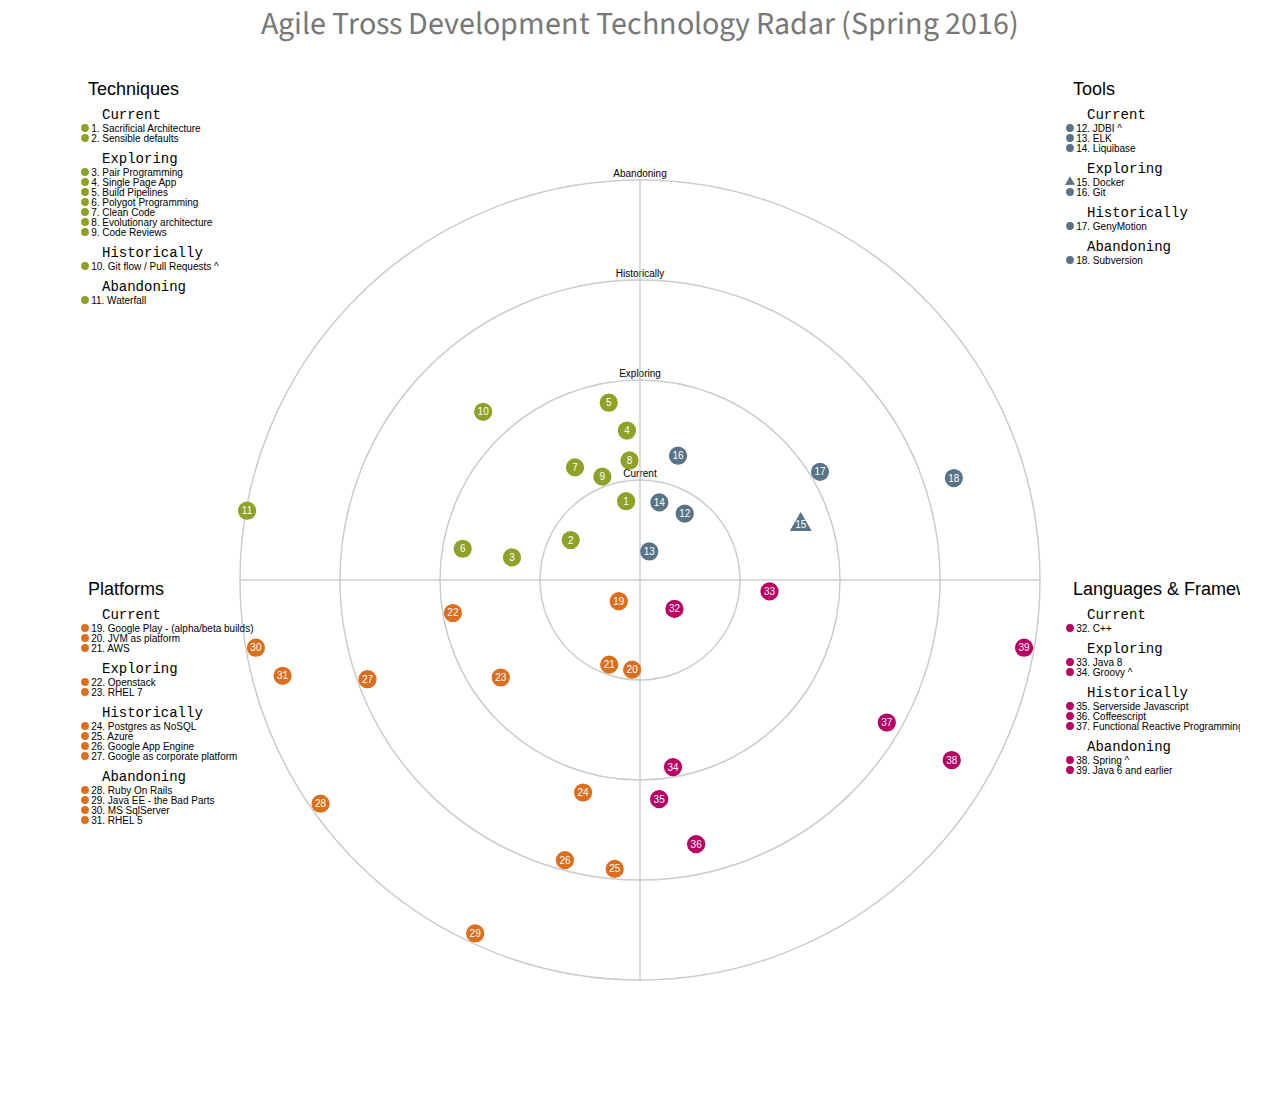
<file: agile_tross/radar.html>
<html>
<head>
  <meta http-equiv="Content-type" content="text/html; charset=utf-8">  

<script src="http://ajax.googleapis.com/ajax/libs/jquery/1.10.1/jquery.min.js"></script>
<script type="text/javascript" src="lib/protovis-3.2/protovis-d3.2.js"></script>
<script type="text/javascript" charset="utf-8" src="assets/js/utils.js"></script>
<script type="text/javascript" charset="utf-8" src="lib/lodash.underscore.min.js"></script>
<script type="text/javascript" charset="utf-8" src="radars/radarAtd.js"></script>

<link rel="stylesheet" href="assets/css/main.css" />
<style type="text/css" media="screen">
  
#fig {
  height: 1000px;
  width: 1200px;
}

</style>
<script type="text/javascript" src="assets/js/radar.js" charset="utf-8"></script>
<script type="text/javascript" charset="utf-8">

</script>

</head>

<body onload="init(h,w);">
<h1 id="title" style="text-align: center;"></h1>
<center><div id="radar"></div></center>
<div>
<p></p>
</div>
</body>
</html>
</file>
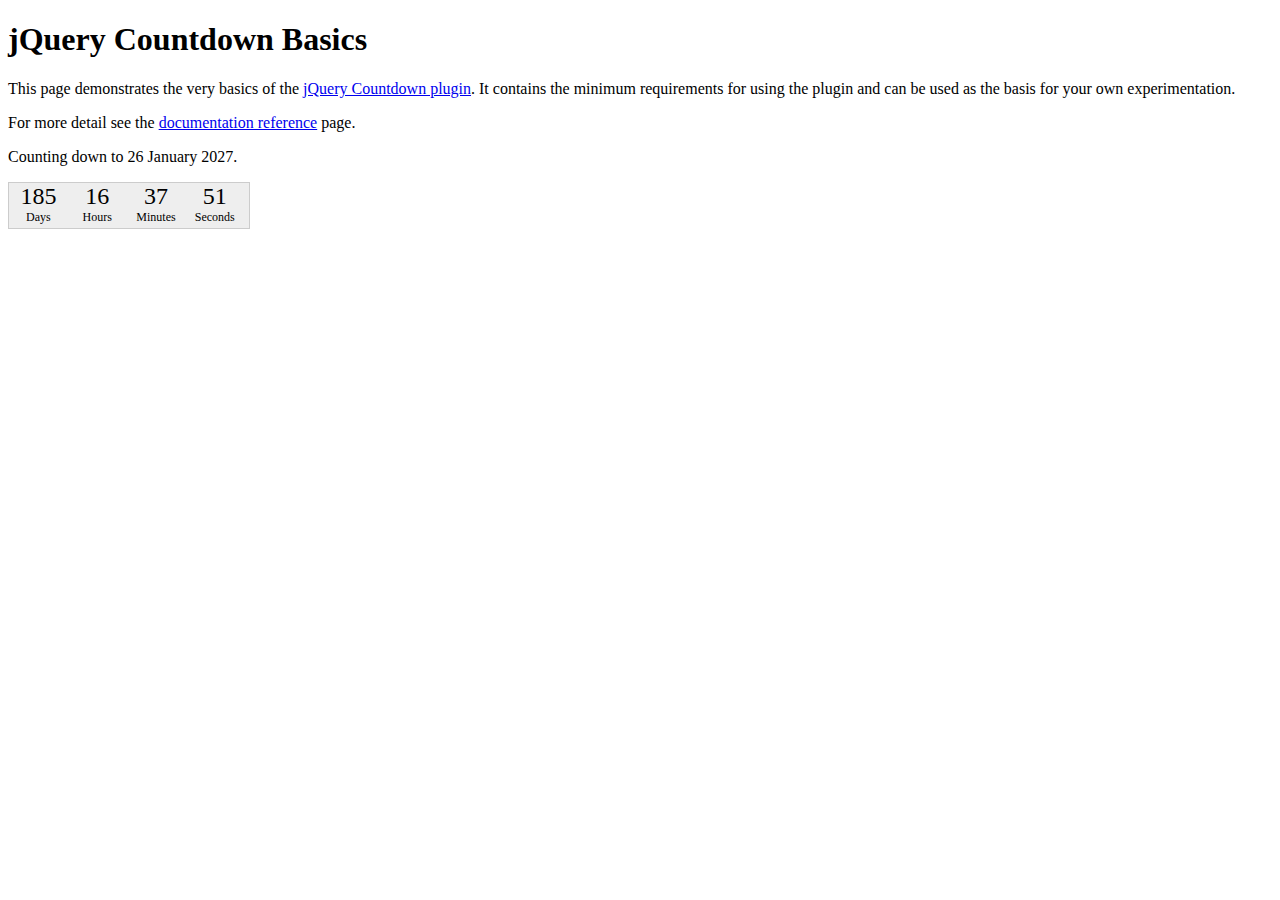
<file: darkstar/js/cd/countdownBasic.html>
﻿<!DOCTYPE html>
<html>
<head>
<meta http-equiv="Content-Type" content="text/html;charset=utf-8">
<title>jQuery Countdown</title>
<link rel="stylesheet" href="jquery.countdown.css">
<style type="text/css">
#defaultCountdown { width: 240px; height: 45px; }
</style>
<script src="http://ajax.googleapis.com/ajax/libs/jquery/1.11.0/jquery.min.js"></script>
<script src="jquery.plugin.js"></script>
<script src="jquery.countdown.js"></script>
<script>
$(function () {
	var austDay = new Date();
	austDay = new Date(austDay.getFullYear() + 1, 1 - 1, 26);
	$('#defaultCountdown').countdown({until: austDay});
	$('#year').text(austDay.getFullYear());
});
</script>
</head>
<body>
<h1>jQuery Countdown Basics</h1>
<p>This page demonstrates the very basics of the
	<a href="http://keith-wood.name/countdown.html">jQuery Countdown plugin</a>.
	It contains the minimum requirements for using the plugin and
	can be used as the basis for your own experimentation.</p>
<p>For more detail see the <a href="http://keith-wood.name/countdownRef.html">documentation reference</a> page.</p>
<p>Counting down to 26 January <span id="year">2014</span>.</p>
<div id="defaultCountdown"></div>
</body>
</html>
</file>
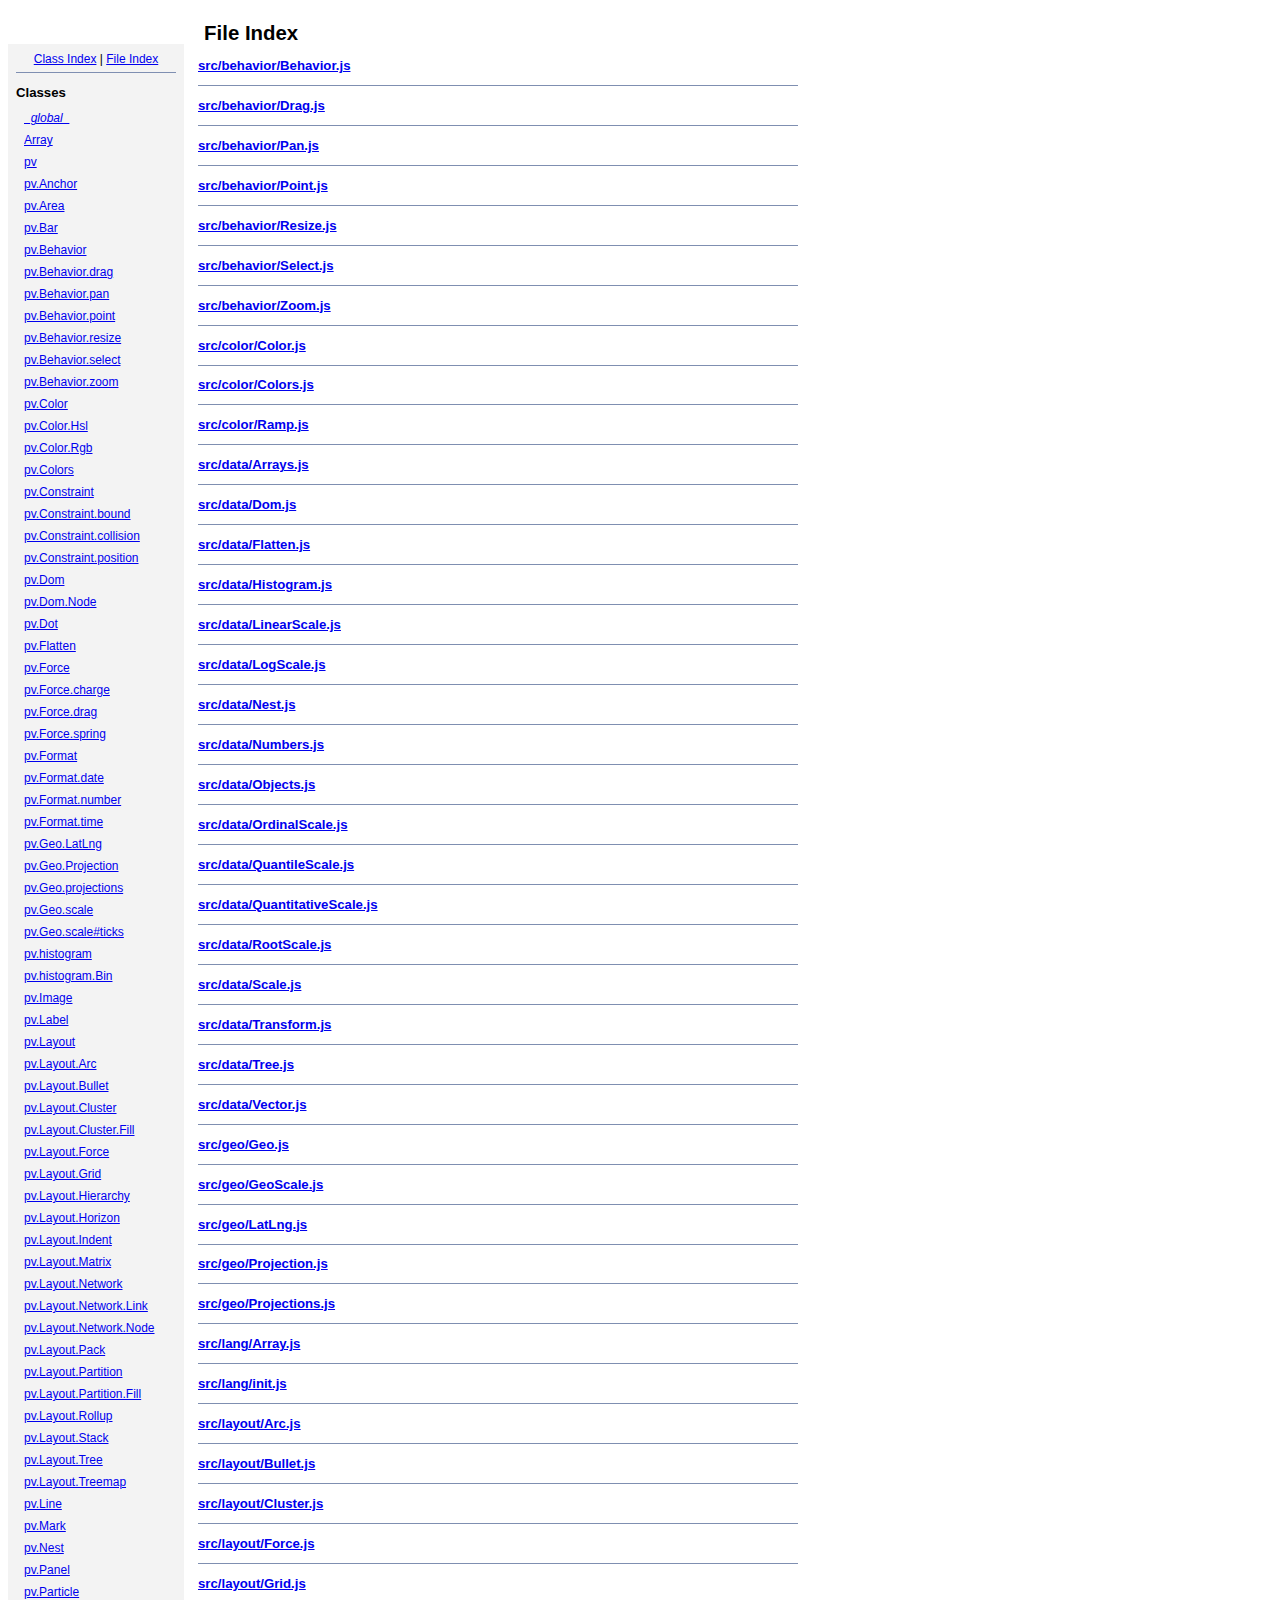
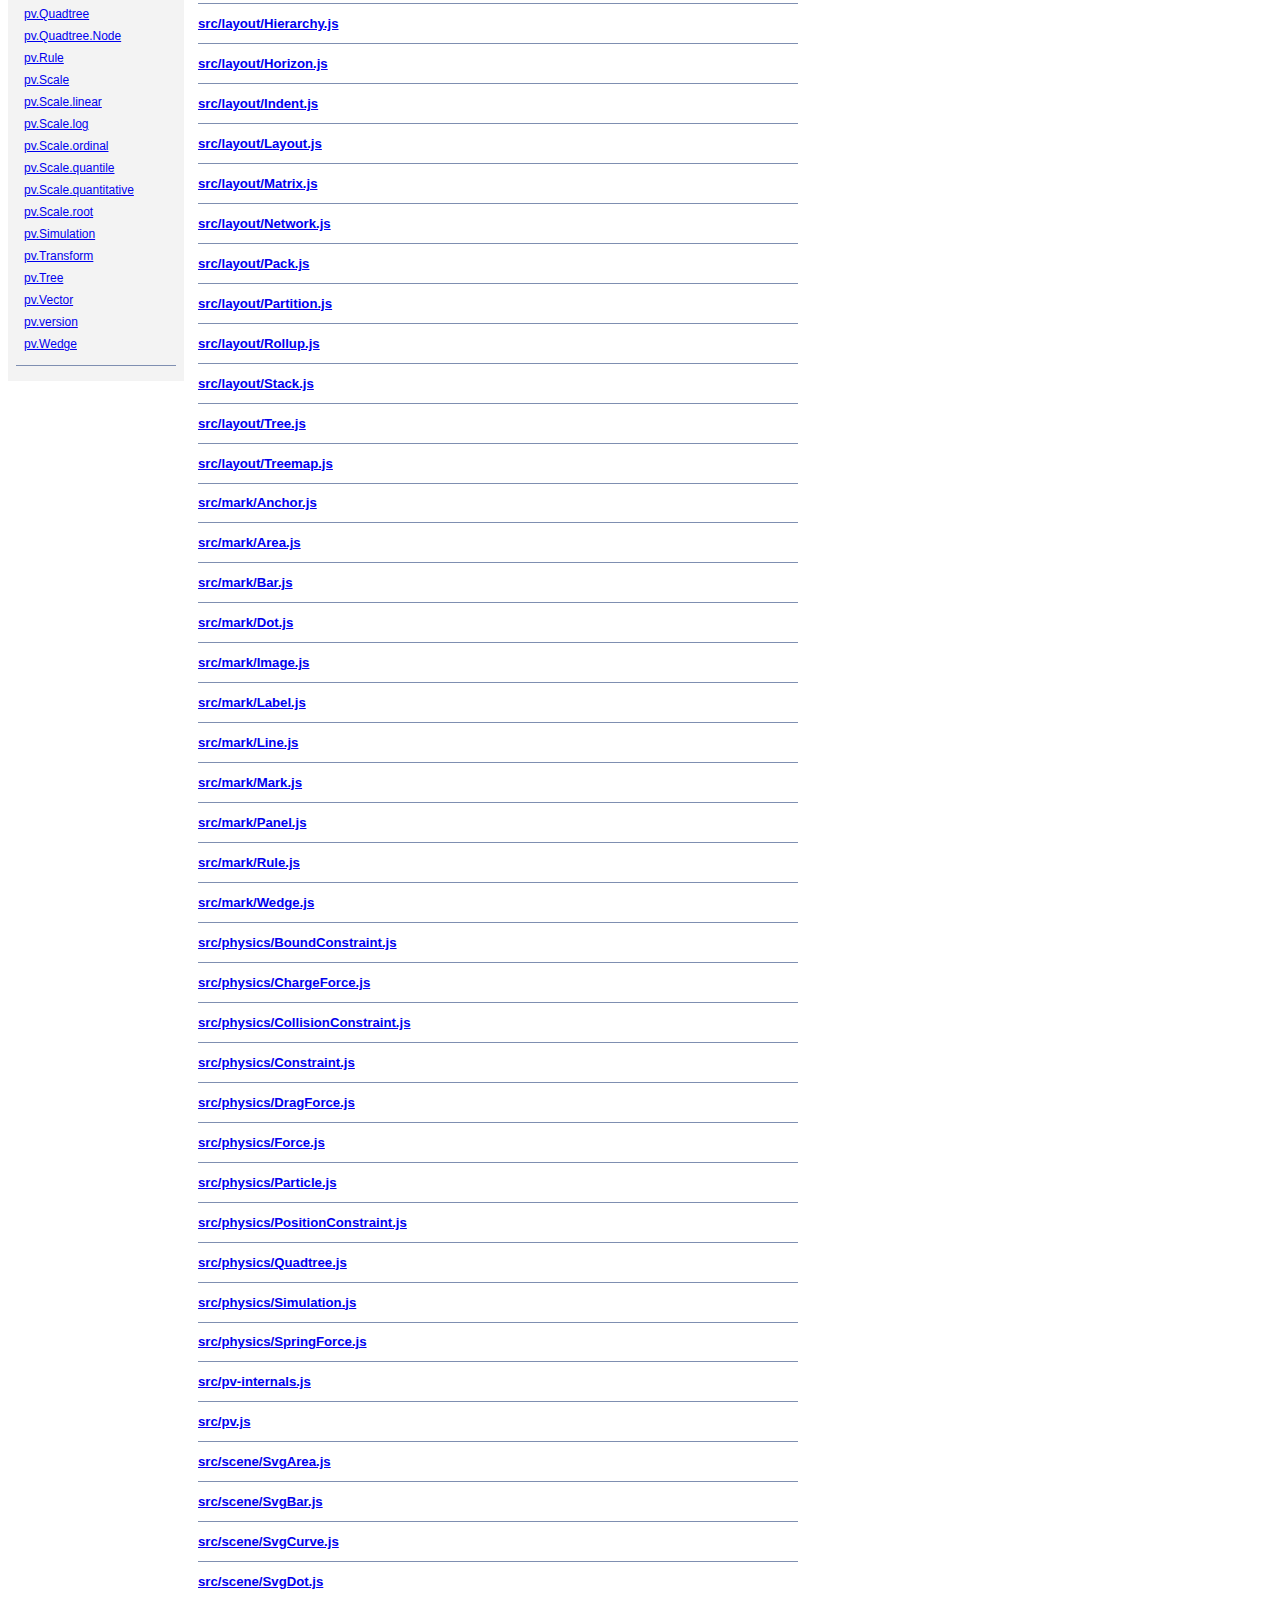
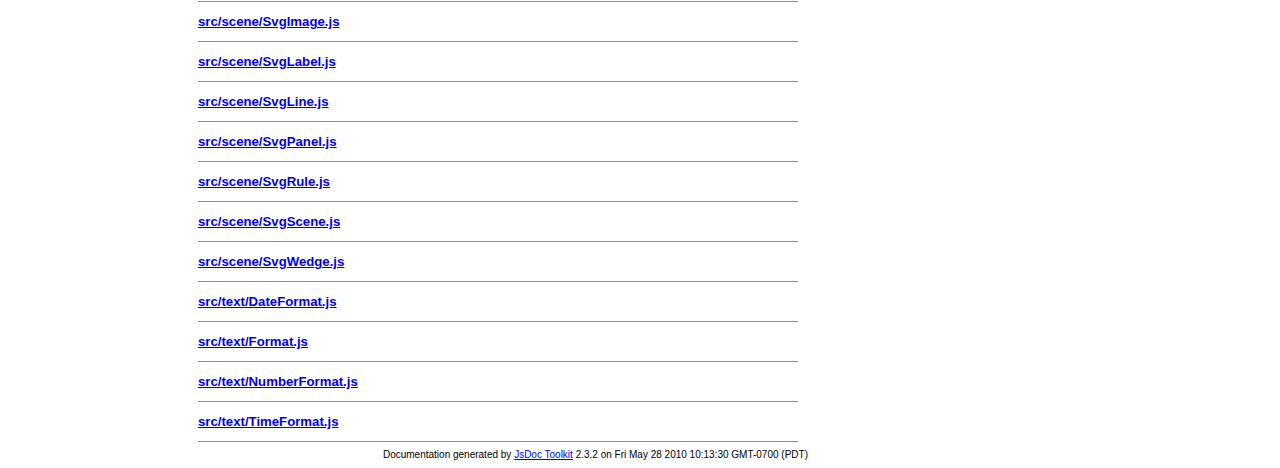
<file: agile_tross/lib/protovis-3.2/jsdoc/files.html>
<!DOCTYPE html PUBLIC "-//W3C//DTD XHTML 1.0 Transitional//EN"
        "http://www.w3.org/TR/xhtml1/DTD/xhtml1-transitional.dtd">
<html xmlns="http://www.w3.org/1999/xhtml" xml:lang="en" lang="en">
	<head>
		<meta http-equiv="content-type" content="text/html; charset=utf-8" />
		
		<title>JsDoc Reference - File Index</title>
		<meta name="generator" content="JsDoc Toolkit" />
		
		<style type="text/css">
		/* default.css */
body
{
	font: 12px "Lucida Grande", Tahoma, Arial, Helvetica, sans-serif;
	width: 800px;
}

.header
{
	clear: both;
	background-color: #ccc;
	padding: 8px;
}

h1
{
	font-size: 150%;
	font-weight: bold;
	padding: 0;
	margin: 1em 0 0 .3em;
}

hr
{
	border: none 0;
	border-top: 1px solid #7F8FB1;
	height: 1px;
}

pre.code
{
	display: block;
	padding: 8px;
	border: 1px dashed #ccc;
}

#index
{
	margin-top: 24px;
	float: left;
	width: 160px;
	position: absolute;
	left: 8px;
	background-color: #F3F3F3;
	padding: 8px;
}

#content
{
	margin-left: 190px;
	width: 600px;
}

.classList
{
	list-style-type: none;
	padding: 0;
	margin: 0 0 0 8px;
	font-family: arial, sans-serif;
	font-size: 1em;
	overflow: auto;
}

.classList li
{
	padding: 0;
	margin: 0 0 8px 0;
}

.summaryTable { width: 100%; }

h1.classTitle
{
	font-size:170%;
	line-height:130%;
}

h2 { font-size: 110%; }
caption, div.sectionTitle
{
	background-color: #7F8FB1;
	color: #fff;
	font-size:130%;
	text-align: left;
	padding: 2px 6px 2px 6px;
	border: 1px #7F8FB1 solid;
}

div.sectionTitle { margin-bottom: 8px; }
.summaryTable thead { display: none; }

.summaryTable td
{
	vertical-align: top;
	padding: 4px;
	border-bottom: 1px #7F8FB1 solid;
	border-right: 1px #7F8FB1 solid;
}

/*col#summaryAttributes {}*/
.summaryTable td.attributes
{
	border-left: 1px #7F8FB1 solid;
	width: 140px;
	text-align: right;
}

td.attributes, .fixedFont
{
	line-height: 15px;
	color: #002EBE;
	font-family: "Courier New",Courier,monospace;
	font-size: 13px;
}

.summaryTable td.nameDescription
{
	text-align: left;
	font-size: 13px;
	line-height: 15px;
}

.summaryTable td.nameDescription, .description
{
	line-height: 15px;
	padding: 4px;
	padding-left: 4px;
}

.summaryTable { margin-bottom: 8px; }

ul.inheritsList
{
	list-style: square;
	margin-left: 20px;
	padding-left: 0;
}

.detailList {
	margin-left: 20px; 
	line-height: 15px;
}
.detailList dt { margin-left: 20px; }

.detailList .heading
{
	font-weight: bold;
	padding-bottom: 6px;
	margin-left: 0;
}

.light, td.attributes, .light a:link, .light a:visited
{
	color: #777;
	font-style: italic;
}

.fineprint
{
	text-align: right;
	font-size: 10px;
}
		</style>
	</head>
	
	<body>
		<div id="header">
</div>
		
		<div id="index">
			<div align="center"><a href="index.html">Class Index</a>
| <a href="files.html">File Index</a></div>
<hr />
<h2>Classes</h2>
<ul class="classList">
	
	<li><i><a href="symbols/_global_.html">_global_</a></i></li>
	
	<li><a href="symbols/Array.html">Array</a></li>
	
	<li><a href="symbols/pv.html">pv</a></li>
	
	<li><a href="symbols/pv.Anchor.html">pv.Anchor</a></li>
	
	<li><a href="symbols/pv.Area.html">pv.Area</a></li>
	
	<li><a href="symbols/pv.Bar.html">pv.Bar</a></li>
	
	<li><a href="symbols/pv.Behavior.html">pv.Behavior</a></li>
	
	<li><a href="symbols/pv.Behavior.drag.html">pv.Behavior.drag</a></li>
	
	<li><a href="symbols/pv.Behavior.pan.html">pv.Behavior.pan</a></li>
	
	<li><a href="symbols/pv.Behavior.point.html">pv.Behavior.point</a></li>
	
	<li><a href="symbols/pv.Behavior.resize.html">pv.Behavior.resize</a></li>
	
	<li><a href="symbols/pv.Behavior.select.html">pv.Behavior.select</a></li>
	
	<li><a href="symbols/pv.Behavior.zoom.html">pv.Behavior.zoom</a></li>
	
	<li><a href="symbols/pv.Color.html">pv.Color</a></li>
	
	<li><a href="symbols/pv.Color.Hsl.html">pv.Color.Hsl</a></li>
	
	<li><a href="symbols/pv.Color.Rgb.html">pv.Color.Rgb</a></li>
	
	<li><a href="symbols/pv.Colors.html">pv.Colors</a></li>
	
	<li><a href="symbols/pv.Constraint.html">pv.Constraint</a></li>
	
	<li><a href="symbols/pv.Constraint.bound.html">pv.Constraint.bound</a></li>
	
	<li><a href="symbols/pv.Constraint.collision.html">pv.Constraint.collision</a></li>
	
	<li><a href="symbols/pv.Constraint.position.html">pv.Constraint.position</a></li>
	
	<li><a href="symbols/pv.Dom.html">pv.Dom</a></li>
	
	<li><a href="symbols/pv.Dom.Node.html">pv.Dom.Node</a></li>
	
	<li><a href="symbols/pv.Dot.html">pv.Dot</a></li>
	
	<li><a href="symbols/pv.Flatten.html">pv.Flatten</a></li>
	
	<li><a href="symbols/pv.Force.html">pv.Force</a></li>
	
	<li><a href="symbols/pv.Force.charge.html">pv.Force.charge</a></li>
	
	<li><a href="symbols/pv.Force.drag.html">pv.Force.drag</a></li>
	
	<li><a href="symbols/pv.Force.spring.html">pv.Force.spring</a></li>
	
	<li><a href="symbols/pv.Format.html">pv.Format</a></li>
	
	<li><a href="symbols/pv.Format.date.html">pv.Format.date</a></li>
	
	<li><a href="symbols/pv.Format.number.html">pv.Format.number</a></li>
	
	<li><a href="symbols/pv.Format.time.html">pv.Format.time</a></li>
	
	<li><a href="symbols/pv.Geo.LatLng.html">pv.Geo.LatLng</a></li>
	
	<li><a href="symbols/pv.Geo.Projection.html">pv.Geo.Projection</a></li>
	
	<li><a href="symbols/pv.Geo.projections.html">pv.Geo.projections</a></li>
	
	<li><a href="symbols/pv.Geo.scale.html">pv.Geo.scale</a></li>
	
	<li><a href="symbols/pv.Geo.scale%23ticks.html">pv.Geo.scale#ticks</a></li>
	
	<li><a href="symbols/pv.histogram.html">pv.histogram</a></li>
	
	<li><a href="symbols/pv.histogram.Bin.html">pv.histogram.Bin</a></li>
	
	<li><a href="symbols/pv.Image.html">pv.Image</a></li>
	
	<li><a href="symbols/pv.Label.html">pv.Label</a></li>
	
	<li><a href="symbols/pv.Layout.html">pv.Layout</a></li>
	
	<li><a href="symbols/pv.Layout.Arc.html">pv.Layout.Arc</a></li>
	
	<li><a href="symbols/pv.Layout.Bullet.html">pv.Layout.Bullet</a></li>
	
	<li><a href="symbols/pv.Layout.Cluster.html">pv.Layout.Cluster</a></li>
	
	<li><a href="symbols/pv.Layout.Cluster.Fill.html">pv.Layout.Cluster.Fill</a></li>
	
	<li><a href="symbols/pv.Layout.Force.html">pv.Layout.Force</a></li>
	
	<li><a href="symbols/pv.Layout.Grid.html">pv.Layout.Grid</a></li>
	
	<li><a href="symbols/pv.Layout.Hierarchy.html">pv.Layout.Hierarchy</a></li>
	
	<li><a href="symbols/pv.Layout.Horizon.html">pv.Layout.Horizon</a></li>
	
	<li><a href="symbols/pv.Layout.Indent.html">pv.Layout.Indent</a></li>
	
	<li><a href="symbols/pv.Layout.Matrix.html">pv.Layout.Matrix</a></li>
	
	<li><a href="symbols/pv.Layout.Network.html">pv.Layout.Network</a></li>
	
	<li><a href="symbols/pv.Layout.Network.Link.html">pv.Layout.Network.Link</a></li>
	
	<li><a href="symbols/pv.Layout.Network.Node.html">pv.Layout.Network.Node</a></li>
	
	<li><a href="symbols/pv.Layout.Pack.html">pv.Layout.Pack</a></li>
	
	<li><a href="symbols/pv.Layout.Partition.html">pv.Layout.Partition</a></li>
	
	<li><a href="symbols/pv.Layout.Partition.Fill.html">pv.Layout.Partition.Fill</a></li>
	
	<li><a href="symbols/pv.Layout.Rollup.html">pv.Layout.Rollup</a></li>
	
	<li><a href="symbols/pv.Layout.Stack.html">pv.Layout.Stack</a></li>
	
	<li><a href="symbols/pv.Layout.Tree.html">pv.Layout.Tree</a></li>
	
	<li><a href="symbols/pv.Layout.Treemap.html">pv.Layout.Treemap</a></li>
	
	<li><a href="symbols/pv.Line.html">pv.Line</a></li>
	
	<li><a href="symbols/pv.Mark.html">pv.Mark</a></li>
	
	<li><a href="symbols/pv.Nest.html">pv.Nest</a></li>
	
	<li><a href="symbols/pv.Panel.html">pv.Panel</a></li>
	
	<li><a href="symbols/pv.Particle.html">pv.Particle</a></li>
	
	<li><a href="symbols/pv.Quadtree.html">pv.Quadtree</a></li>
	
	<li><a href="symbols/pv.Quadtree.Node.html">pv.Quadtree.Node</a></li>
	
	<li><a href="symbols/pv.Rule.html">pv.Rule</a></li>
	
	<li><a href="symbols/pv.Scale.html">pv.Scale</a></li>
	
	<li><a href="symbols/pv.Scale.linear.html">pv.Scale.linear</a></li>
	
	<li><a href="symbols/pv.Scale.log.html">pv.Scale.log</a></li>
	
	<li><a href="symbols/pv.Scale.ordinal.html">pv.Scale.ordinal</a></li>
	
	<li><a href="symbols/pv.Scale.quantile.html">pv.Scale.quantile</a></li>
	
	<li><a href="symbols/pv.Scale.quantitative.html">pv.Scale.quantitative</a></li>
	
	<li><a href="symbols/pv.Scale.root.html">pv.Scale.root</a></li>
	
	<li><a href="symbols/pv.Simulation.html">pv.Simulation</a></li>
	
	<li><a href="symbols/pv.Transform.html">pv.Transform</a></li>
	
	<li><a href="symbols/pv.Tree.html">pv.Tree</a></li>
	
	<li><a href="symbols/pv.Vector.html">pv.Vector</a></li>
	
	<li><a href="symbols/pv.version.html">pv.version</a></li>
	
	<li><a href="symbols/pv.Wedge.html">pv.Wedge</a></li>
	
</ul>
<hr />
		</div>
		
		<div id="content">
			<h1 class="classTitle">File Index</h1>
			
			
			<div>
				<h2><a href="symbols/src/src_behavior_Behavior.js.html">src/behavior/Behavior.js</a></h2>
				
				<dl>
					
					
					
					
				</dl>
			</div>
			<hr />
			
			<div>
				<h2><a href="symbols/src/src_behavior_Drag.js.html">src/behavior/Drag.js</a></h2>
				
				<dl>
					
					
					
					
				</dl>
			</div>
			<hr />
			
			<div>
				<h2><a href="symbols/src/src_behavior_Pan.js.html">src/behavior/Pan.js</a></h2>
				
				<dl>
					
					
					
					
				</dl>
			</div>
			<hr />
			
			<div>
				<h2><a href="symbols/src/src_behavior_Point.js.html">src/behavior/Point.js</a></h2>
				
				<dl>
					
					
					
					
				</dl>
			</div>
			<hr />
			
			<div>
				<h2><a href="symbols/src/src_behavior_Resize.js.html">src/behavior/Resize.js</a></h2>
				
				<dl>
					
					
					
					
				</dl>
			</div>
			<hr />
			
			<div>
				<h2><a href="symbols/src/src_behavior_Select.js.html">src/behavior/Select.js</a></h2>
				
				<dl>
					
					
					
					
				</dl>
			</div>
			<hr />
			
			<div>
				<h2><a href="symbols/src/src_behavior_Zoom.js.html">src/behavior/Zoom.js</a></h2>
				
				<dl>
					
					
					
					
				</dl>
			</div>
			<hr />
			
			<div>
				<h2><a href="symbols/src/src_color_Color.js.html">src/color/Color.js</a></h2>
				
				<dl>
					
					
					
					
				</dl>
			</div>
			<hr />
			
			<div>
				<h2><a href="symbols/src/src_color_Colors.js.html">src/color/Colors.js</a></h2>
				
				<dl>
					
					
					
					
				</dl>
			</div>
			<hr />
			
			<div>
				<h2><a href="symbols/src/src_color_Ramp.js.html">src/color/Ramp.js</a></h2>
				
				<dl>
					
					
					
					
				</dl>
			</div>
			<hr />
			
			<div>
				<h2><a href="symbols/src/src_data_Arrays.js.html">src/data/Arrays.js</a></h2>
				
				<dl>
					
					
					
					
				</dl>
			</div>
			<hr />
			
			<div>
				<h2><a href="symbols/src/src_data_Dom.js.html">src/data/Dom.js</a></h2>
				
				<dl>
					
					
					
					
				</dl>
			</div>
			<hr />
			
			<div>
				<h2><a href="symbols/src/src_data_Flatten.js.html">src/data/Flatten.js</a></h2>
				
				<dl>
					
					
					
					
				</dl>
			</div>
			<hr />
			
			<div>
				<h2><a href="symbols/src/src_data_Histogram.js.html">src/data/Histogram.js</a></h2>
				
				<dl>
					
					
					
					
				</dl>
			</div>
			<hr />
			
			<div>
				<h2><a href="symbols/src/src_data_LinearScale.js.html">src/data/LinearScale.js</a></h2>
				
				<dl>
					
					
					
					
				</dl>
			</div>
			<hr />
			
			<div>
				<h2><a href="symbols/src/src_data_LogScale.js.html">src/data/LogScale.js</a></h2>
				
				<dl>
					
					
					
					
				</dl>
			</div>
			<hr />
			
			<div>
				<h2><a href="symbols/src/src_data_Nest.js.html">src/data/Nest.js</a></h2>
				
				<dl>
					
					
					
					
				</dl>
			</div>
			<hr />
			
			<div>
				<h2><a href="symbols/src/src_data_Numbers.js.html">src/data/Numbers.js</a></h2>
				
				<dl>
					
					
					
					
				</dl>
			</div>
			<hr />
			
			<div>
				<h2><a href="symbols/src/src_data_Objects.js.html">src/data/Objects.js</a></h2>
				
				<dl>
					
					
					
					
				</dl>
			</div>
			<hr />
			
			<div>
				<h2><a href="symbols/src/src_data_OrdinalScale.js.html">src/data/OrdinalScale.js</a></h2>
				
				<dl>
					
					
					
					
				</dl>
			</div>
			<hr />
			
			<div>
				<h2><a href="symbols/src/src_data_QuantileScale.js.html">src/data/QuantileScale.js</a></h2>
				
				<dl>
					
					
					
					
				</dl>
			</div>
			<hr />
			
			<div>
				<h2><a href="symbols/src/src_data_QuantitativeScale.js.html">src/data/QuantitativeScale.js</a></h2>
				
				<dl>
					
					
					
					
				</dl>
			</div>
			<hr />
			
			<div>
				<h2><a href="symbols/src/src_data_RootScale.js.html">src/data/RootScale.js</a></h2>
				
				<dl>
					
					
					
					
				</dl>
			</div>
			<hr />
			
			<div>
				<h2><a href="symbols/src/src_data_Scale.js.html">src/data/Scale.js</a></h2>
				
				<dl>
					
					
					
					
				</dl>
			</div>
			<hr />
			
			<div>
				<h2><a href="symbols/src/src_data_Transform.js.html">src/data/Transform.js</a></h2>
				
				<dl>
					
					
					
					
				</dl>
			</div>
			<hr />
			
			<div>
				<h2><a href="symbols/src/src_data_Tree.js.html">src/data/Tree.js</a></h2>
				
				<dl>
					
					
					
					
				</dl>
			</div>
			<hr />
			
			<div>
				<h2><a href="symbols/src/src_data_Vector.js.html">src/data/Vector.js</a></h2>
				
				<dl>
					
					
					
					
				</dl>
			</div>
			<hr />
			
			<div>
				<h2><a href="symbols/src/src_geo_Geo.js.html">src/geo/Geo.js</a></h2>
				
				<dl>
					
					
					
					
				</dl>
			</div>
			<hr />
			
			<div>
				<h2><a href="symbols/src/src_geo_GeoScale.js.html">src/geo/GeoScale.js</a></h2>
				
				<dl>
					
					
					
					
				</dl>
			</div>
			<hr />
			
			<div>
				<h2><a href="symbols/src/src_geo_LatLng.js.html">src/geo/LatLng.js</a></h2>
				
				<dl>
					
					
					
					
				</dl>
			</div>
			<hr />
			
			<div>
				<h2><a href="symbols/src/src_geo_Projection.js.html">src/geo/Projection.js</a></h2>
				
				<dl>
					
					
					
					
				</dl>
			</div>
			<hr />
			
			<div>
				<h2><a href="symbols/src/src_geo_Projections.js.html">src/geo/Projections.js</a></h2>
				
				<dl>
					
					
					
					
				</dl>
			</div>
			<hr />
			
			<div>
				<h2><a href="symbols/src/src_lang_Array.js.html">src/lang/Array.js</a></h2>
				
				<dl>
					
					
					
					
				</dl>
			</div>
			<hr />
			
			<div>
				<h2><a href="symbols/src/src_lang_init.js.html">src/lang/init.js</a></h2>
				
				<dl>
					
					
					
					
				</dl>
			</div>
			<hr />
			
			<div>
				<h2><a href="symbols/src/src_layout_Arc.js.html">src/layout/Arc.js</a></h2>
				
				<dl>
					
					
					
					
				</dl>
			</div>
			<hr />
			
			<div>
				<h2><a href="symbols/src/src_layout_Bullet.js.html">src/layout/Bullet.js</a></h2>
				
				<dl>
					
					
					
					
				</dl>
			</div>
			<hr />
			
			<div>
				<h2><a href="symbols/src/src_layout_Cluster.js.html">src/layout/Cluster.js</a></h2>
				
				<dl>
					
					
					
					
				</dl>
			</div>
			<hr />
			
			<div>
				<h2><a href="symbols/src/src_layout_Force.js.html">src/layout/Force.js</a></h2>
				
				<dl>
					
					
					
					
				</dl>
			</div>
			<hr />
			
			<div>
				<h2><a href="symbols/src/src_layout_Grid.js.html">src/layout/Grid.js</a></h2>
				
				<dl>
					
					
					
					
				</dl>
			</div>
			<hr />
			
			<div>
				<h2><a href="symbols/src/src_layout_Hierarchy.js.html">src/layout/Hierarchy.js</a></h2>
				
				<dl>
					
					
					
					
				</dl>
			</div>
			<hr />
			
			<div>
				<h2><a href="symbols/src/src_layout_Horizon.js.html">src/layout/Horizon.js</a></h2>
				
				<dl>
					
					
					
					
				</dl>
			</div>
			<hr />
			
			<div>
				<h2><a href="symbols/src/src_layout_Indent.js.html">src/layout/Indent.js</a></h2>
				
				<dl>
					
					
					
					
				</dl>
			</div>
			<hr />
			
			<div>
				<h2><a href="symbols/src/src_layout_Layout.js.html">src/layout/Layout.js</a></h2>
				
				<dl>
					
					
					
					
				</dl>
			</div>
			<hr />
			
			<div>
				<h2><a href="symbols/src/src_layout_Matrix.js.html">src/layout/Matrix.js</a></h2>
				
				<dl>
					
					
					
					
				</dl>
			</div>
			<hr />
			
			<div>
				<h2><a href="symbols/src/src_layout_Network.js.html">src/layout/Network.js</a></h2>
				
				<dl>
					
					
					
					
				</dl>
			</div>
			<hr />
			
			<div>
				<h2><a href="symbols/src/src_layout_Pack.js.html">src/layout/Pack.js</a></h2>
				
				<dl>
					
					
					
					
				</dl>
			</div>
			<hr />
			
			<div>
				<h2><a href="symbols/src/src_layout_Partition.js.html">src/layout/Partition.js</a></h2>
				
				<dl>
					
					
					
					
				</dl>
			</div>
			<hr />
			
			<div>
				<h2><a href="symbols/src/src_layout_Rollup.js.html">src/layout/Rollup.js</a></h2>
				
				<dl>
					
					
					
					
				</dl>
			</div>
			<hr />
			
			<div>
				<h2><a href="symbols/src/src_layout_Stack.js.html">src/layout/Stack.js</a></h2>
				
				<dl>
					
					
					
					
				</dl>
			</div>
			<hr />
			
			<div>
				<h2><a href="symbols/src/src_layout_Tree.js.html">src/layout/Tree.js</a></h2>
				
				<dl>
					
					
					
					
				</dl>
			</div>
			<hr />
			
			<div>
				<h2><a href="symbols/src/src_layout_Treemap.js.html">src/layout/Treemap.js</a></h2>
				
				<dl>
					
					
					
					
				</dl>
			</div>
			<hr />
			
			<div>
				<h2><a href="symbols/src/src_mark_Anchor.js.html">src/mark/Anchor.js</a></h2>
				
				<dl>
					
					
					
					
				</dl>
			</div>
			<hr />
			
			<div>
				<h2><a href="symbols/src/src_mark_Area.js.html">src/mark/Area.js</a></h2>
				
				<dl>
					
					
					
					
				</dl>
			</div>
			<hr />
			
			<div>
				<h2><a href="symbols/src/src_mark_Bar.js.html">src/mark/Bar.js</a></h2>
				
				<dl>
					
					
					
					
				</dl>
			</div>
			<hr />
			
			<div>
				<h2><a href="symbols/src/src_mark_Dot.js.html">src/mark/Dot.js</a></h2>
				
				<dl>
					
					
					
					
				</dl>
			</div>
			<hr />
			
			<div>
				<h2><a href="symbols/src/src_mark_Image.js.html">src/mark/Image.js</a></h2>
				
				<dl>
					
					
					
					
				</dl>
			</div>
			<hr />
			
			<div>
				<h2><a href="symbols/src/src_mark_Label.js.html">src/mark/Label.js</a></h2>
				
				<dl>
					
					
					
					
				</dl>
			</div>
			<hr />
			
			<div>
				<h2><a href="symbols/src/src_mark_Line.js.html">src/mark/Line.js</a></h2>
				
				<dl>
					
					
					
					
				</dl>
			</div>
			<hr />
			
			<div>
				<h2><a href="symbols/src/src_mark_Mark.js.html">src/mark/Mark.js</a></h2>
				
				<dl>
					
					
					
					
				</dl>
			</div>
			<hr />
			
			<div>
				<h2><a href="symbols/src/src_mark_Panel.js.html">src/mark/Panel.js</a></h2>
				
				<dl>
					
					
					
					
				</dl>
			</div>
			<hr />
			
			<div>
				<h2><a href="symbols/src/src_mark_Rule.js.html">src/mark/Rule.js</a></h2>
				
				<dl>
					
					
					
					
				</dl>
			</div>
			<hr />
			
			<div>
				<h2><a href="symbols/src/src_mark_Wedge.js.html">src/mark/Wedge.js</a></h2>
				
				<dl>
					
					
					
					
				</dl>
			</div>
			<hr />
			
			<div>
				<h2><a href="symbols/src/src_physics_BoundConstraint.js.html">src/physics/BoundConstraint.js</a></h2>
				
				<dl>
					
					
					
					
				</dl>
			</div>
			<hr />
			
			<div>
				<h2><a href="symbols/src/src_physics_ChargeForce.js.html">src/physics/ChargeForce.js</a></h2>
				
				<dl>
					
					
					
					
				</dl>
			</div>
			<hr />
			
			<div>
				<h2><a href="symbols/src/src_physics_CollisionConstraint.js.html">src/physics/CollisionConstraint.js</a></h2>
				
				<dl>
					
					
					
					
				</dl>
			</div>
			<hr />
			
			<div>
				<h2><a href="symbols/src/src_physics_Constraint.js.html">src/physics/Constraint.js</a></h2>
				
				<dl>
					
					
					
					
				</dl>
			</div>
			<hr />
			
			<div>
				<h2><a href="symbols/src/src_physics_DragForce.js.html">src/physics/DragForce.js</a></h2>
				
				<dl>
					
					
					
					
				</dl>
			</div>
			<hr />
			
			<div>
				<h2><a href="symbols/src/src_physics_Force.js.html">src/physics/Force.js</a></h2>
				
				<dl>
					
					
					
					
				</dl>
			</div>
			<hr />
			
			<div>
				<h2><a href="symbols/src/src_physics_Particle.js.html">src/physics/Particle.js</a></h2>
				
				<dl>
					
					
					
					
				</dl>
			</div>
			<hr />
			
			<div>
				<h2><a href="symbols/src/src_physics_PositionConstraint.js.html">src/physics/PositionConstraint.js</a></h2>
				
				<dl>
					
					
					
					
				</dl>
			</div>
			<hr />
			
			<div>
				<h2><a href="symbols/src/src_physics_Quadtree.js.html">src/physics/Quadtree.js</a></h2>
				
				<dl>
					
					
					
					
				</dl>
			</div>
			<hr />
			
			<div>
				<h2><a href="symbols/src/src_physics_Simulation.js.html">src/physics/Simulation.js</a></h2>
				
				<dl>
					
					
					
					
				</dl>
			</div>
			<hr />
			
			<div>
				<h2><a href="symbols/src/src_physics_SpringForce.js.html">src/physics/SpringForce.js</a></h2>
				
				<dl>
					
					
					
					
				</dl>
			</div>
			<hr />
			
			<div>
				<h2><a href="symbols/src/src_pv-internals.js.html">src/pv-internals.js</a></h2>
				
				<dl>
					
					
					
					
				</dl>
			</div>
			<hr />
			
			<div>
				<h2><a href="symbols/src/src_pv.js.html">src/pv.js</a></h2>
				
				<dl>
					
					
					
					
				</dl>
			</div>
			<hr />
			
			<div>
				<h2><a href="symbols/src/src_scene_SvgArea.js.html">src/scene/SvgArea.js</a></h2>
				
				<dl>
					
					
					
					
				</dl>
			</div>
			<hr />
			
			<div>
				<h2><a href="symbols/src/src_scene_SvgBar.js.html">src/scene/SvgBar.js</a></h2>
				
				<dl>
					
					
					
					
				</dl>
			</div>
			<hr />
			
			<div>
				<h2><a href="symbols/src/src_scene_SvgCurve.js.html">src/scene/SvgCurve.js</a></h2>
				
				<dl>
					
					
					
					
				</dl>
			</div>
			<hr />
			
			<div>
				<h2><a href="symbols/src/src_scene_SvgDot.js.html">src/scene/SvgDot.js</a></h2>
				
				<dl>
					
					
					
					
				</dl>
			</div>
			<hr />
			
			<div>
				<h2><a href="symbols/src/src_scene_SvgImage.js.html">src/scene/SvgImage.js</a></h2>
				
				<dl>
					
					
					
					
				</dl>
			</div>
			<hr />
			
			<div>
				<h2><a href="symbols/src/src_scene_SvgLabel.js.html">src/scene/SvgLabel.js</a></h2>
				
				<dl>
					
					
					
					
				</dl>
			</div>
			<hr />
			
			<div>
				<h2><a href="symbols/src/src_scene_SvgLine.js.html">src/scene/SvgLine.js</a></h2>
				
				<dl>
					
					
					
					
				</dl>
			</div>
			<hr />
			
			<div>
				<h2><a href="symbols/src/src_scene_SvgPanel.js.html">src/scene/SvgPanel.js</a></h2>
				
				<dl>
					
					
					
					
				</dl>
			</div>
			<hr />
			
			<div>
				<h2><a href="symbols/src/src_scene_SvgRule.js.html">src/scene/SvgRule.js</a></h2>
				
				<dl>
					
					
					
					
				</dl>
			</div>
			<hr />
			
			<div>
				<h2><a href="symbols/src/src_scene_SvgScene.js.html">src/scene/SvgScene.js</a></h2>
				
				<dl>
					
					
					
					
				</dl>
			</div>
			<hr />
			
			<div>
				<h2><a href="symbols/src/src_scene_SvgWedge.js.html">src/scene/SvgWedge.js</a></h2>
				
				<dl>
					
					
					
					
				</dl>
			</div>
			<hr />
			
			<div>
				<h2><a href="symbols/src/src_text_DateFormat.js.html">src/text/DateFormat.js</a></h2>
				
				<dl>
					
					
					
					
				</dl>
			</div>
			<hr />
			
			<div>
				<h2><a href="symbols/src/src_text_Format.js.html">src/text/Format.js</a></h2>
				
				<dl>
					
					
					
					
				</dl>
			</div>
			<hr />
			
			<div>
				<h2><a href="symbols/src/src_text_NumberFormat.js.html">src/text/NumberFormat.js</a></h2>
				
				<dl>
					
					
					
					
				</dl>
			</div>
			<hr />
			
			<div>
				<h2><a href="symbols/src/src_text_TimeFormat.js.html">src/text/TimeFormat.js</a></h2>
				
				<dl>
					
					
					
					
				</dl>
			</div>
			<hr />
			
			
		</div>
		<div class="fineprint" style="clear:both">
			
			Documentation generated by <a href="http://code.google.com/p/jsdoc-toolkit/" target="_blankt">JsDoc Toolkit</a> 2.3.2 on Fri May 28 2010 10:13:30 GMT-0700 (PDT)
		</div>
	</body>
</html>
</file>
<file: darkstar/assets/css/ie8.css>
/*
	Eventually by HTML5 UP
	html5up.net | @n33co
	Free for personal and commercial use under the CCA 3.0 license (html5up.net/license)
*/

/* BG */

	#bg {
		-ms-filter: "progid:DXImageTransform.Microsoft.Alpha(Opacity=25)";
	}

/* Type */

	body, input, select, textarea {
		color: #fff;
	}

/* Form */

	input[type="text"],
	input[type="password"],
	input[type="email"],
	select,
	textarea {
		border: solid 2px #fff;
	}
</file>
<file: darkstar/assets/css/ie9.css>
/*
	Eventually by HTML5 UP
	html5up.net | @n33co
	Free for personal and commercial use under the CCA 3.0 license (html5up.net/license)
*/

/* Signup Form */

	#signup-form > * {
		display: inline-block;
		vertical-align: top;
	}
</file>
<file: agile_tross/assets/css/main.css>
@import url("font-awesome.min.css");
@import url("http://fonts.googleapis.com/css?family=Source+Sans+Pro:400,400italic");

/*
	Strata by HTML5 UP
	html5up.net | @n33co
	Free for personal and commercial use under the CCA 3.0 license (html5up.net/license)
*/

/* Reset */

	html, body, div, span, applet, object, iframe, h1, h2, h3, h4, h5, h6, p, blockquote, pre, a, abbr, acronym, address, big, cite, code, del, dfn, em, img, ins, kbd, q, s, samp, small, strike, strong, sub, sup, tt, var, b, u, i, center, dl, dt, dd, ol, ul, li, fieldset, form, label, legend, table, caption, tbody, tfoot, thead, tr, th, td, article, aside, canvas, details, embed, figure, figcaption, footer, header, hgroup, menu, nav, output, ruby, section, summary, time, mark, audio, video {
		margin: 0;
		padding: 0;
		border: 0;
		font-size: 100%;
		font: inherit;
		vertical-align: baseline;
	}

	article, aside, details, figcaption, figure, footer, header, hgroup, menu, nav, section {
		display: block;
	}

	body {
		line-height: 1;
	}

	ol, ul {
		list-style: none;
	}

	blockquote, q {
		quotes: none;
	}

	blockquote:before, blockquote:after, q:before, q:after {
		content: '';
		content: none;
	}

	table {
		border-collapse: collapse;
		border-spacing: 0;
	}

	body {
		-webkit-text-size-adjust: none;
	}

/* Box Model */

	*, *:before, *:after {
		-moz-box-sizing: border-box;
		-webkit-box-sizing: border-box;
		box-sizing: border-box;
	}

/* Containers */

	.container {
		margin-left: auto;
		margin-right: auto;
	}

	.container.\31 25\25 {
		width: 100%;
		max-width: 1200px;
		min-width: 960px;
	}

	.container.\37 5\25 {
		width: 720px;
	}

	.container.\35 0\25 {
		width: 480px;
	}

	.container.\32 5\25 {
		width: 240px;
	}

	.container {
		width: 960px;
	}

	@media screen and (max-width: 1800px) {

		.container.\31 25\25 {
			width: 100%;
			max-width: 1200px;
			min-width: 960px;
		}

		.container.\37 5\25 {
			width: 720px;
		}

		.container.\35 0\25 {
			width: 480px;
		}

		.container.\32 5\25 {
			width: 240px;
		}

		.container {
			width: 960px;
		}

	}

	@media screen and (max-width: 1280px) {

		.container.\31 25\25 {
			width: 100%;
			max-width: 1200px;
			min-width: 960px;
		}

		.container.\37 5\25 {
			width: 720px;
		}

		.container.\35 0\25 {
			width: 480px;
		}

		.container.\32 5\25 {
			width: 240px;
		}

		.container {
			width: 960px;
		}

	}

	@media screen and (max-width: 980px) {

		.container.\31 25\25 {
			width: 100%;
			max-width: 1200px;
			min-width: 960px;
		}

		.container.\37 5\25 {
			width: 720px;
		}

		.container.\35 0\25 {
			width: 480px;
		}

		.container.\32 5\25 {
			width: 240px;
		}

		.container {
			width: 960px;
		}

	}

	@media screen and (max-width: 736px) {

		.container.\31 25\25 {
			width: 100%;
			max-width: 1200px;
			min-width: 960px;
		}

		.container.\37 5\25 {
			width: 720px;
		}

		.container.\35 0\25 {
			width: 480px;
		}

		.container.\32 5\25 {
			width: 240px;
		}

		.container {
			width: 960px;
		}

	}

	@media screen and (max-width: 480px) {

		.container.\31 25\25 {
			width: 100%;
			max-width: 1200px;
			min-width: 960px;
		}

		.container.\37 5\25 {
			width: 720px;
		}

		.container.\35 0\25 {
			width: 480px;
		}

		.container.\32 5\25 {
			width: 240px;
		}

		.container {
			width: 960px;
		}

	}

/* Grid */

	.row {
		border-bottom: solid 1px transparent;
		-moz-box-sizing: border-box;
		-webkit-box-sizing: border-box;
		box-sizing: border-box;
	}

	.row > * {
		float: left;
		-moz-box-sizing: border-box;
		-webkit-box-sizing: border-box;
		box-sizing: border-box;
	}

	.row:after, .row:before {
		content: '';
		display: block;
		clear: both;
		height: 0;
	}

	.row.uniform > * > :first-child {
		margin-top: 0;
	}

	.row.uniform > * > :last-child {
		margin-bottom: 0;
	}

	.row.\30 \25 > * {
		padding: 0 0 0 0em;
	}

	.row.\30 \25 {
		margin: 0 0 -1px 0em;
	}

	.row.uniform.\30 \25 > * {
		padding: 0em 0 0 0em;
	}

	.row.uniform.\30 \25 {
		margin: 0em 0 -1px 0em;
	}

	.row > * {
		padding: 0 0 0 2.5em;
	}

	.row {
		margin: 0 0 -1px -2.5em;
	}

	.row.uniform > * {
		padding: 2.5em 0 0 2.5em;
	}

	.row.uniform {
		margin: -2.5em 0 -1px -2.5em;
	}

	.row.\32 00\25 > * {
		padding: 0 0 0 5em;
	}

	.row.\32 00\25 {
		margin: 0 0 -1px -5em;
	}

	.row.uniform.\32 00\25 > * {
		padding: 5em 0 0 5em;
	}

	.row.uniform.\32 00\25 {
		margin: -5em 0 -1px -5em;
	}

	.row.\31 50\25 > * {
		padding: 0 0 0 3.75em;
	}

	.row.\31 50\25 {
		margin: 0 0 -1px -3.75em;
	}

	.row.uniform.\31 50\25 > * {
		padding: 3.75em 0 0 3.75em;
	}

	.row.uniform.\31 50\25 {
		margin: -3.75em 0 -1px -3.75em;
	}

	.row.\35 0\25 > * {
		padding: 0 0 0 1.25em;
	}

	.row.\35 0\25 {
		margin: 0 0 -1px -1.25em;
	}

	.row.uniform.\35 0\25 > * {
		padding: 1.25em 0 0 1.25em;
	}

	.row.uniform.\35 0\25 {
		margin: -1.25em 0 -1px -1.25em;
	}

	.row.\32 5\25 > * {
		padding: 0 0 0 0.625em;
	}

	.row.\32 5\25 {
		margin: 0 0 -1px -0.625em;
	}

	.row.uniform.\32 5\25 > * {
		padding: 0.625em 0 0 0.625em;
	}

	.row.uniform.\32 5\25 {
		margin: -0.625em 0 -1px -0.625em;
	}

	.\31 2u, .\31 2u\24 {
		width: 100%;
		clear: none;
		margin-left: 0;
	}

	.\31 1u, .\31 1u\24 {
		width: 91.6666666667%;
		clear: none;
		margin-left: 0;
	}

	.\31 0u, .\31 0u\24 {
		width: 83.3333333333%;
		clear: none;
		margin-left: 0;
	}

	.\39 u, .\39 u\24 {
		width: 75%;
		clear: none;
		margin-left: 0;
	}

	.\38 u, .\38 u\24 {
		width: 66.6666666667%;
		clear: none;
		margin-left: 0;
	}

	.\37 u, .\37 u\24 {
		width: 58.3333333333%;
		clear: none;
		margin-left: 0;
	}

	.\36 u, .\36 u\24 {
		width: 50%;
		clear: none;
		margin-left: 0;
	}

	.\35 u, .\35 u\24 {
		width: 41.6666666667%;
		clear: none;
		margin-left: 0;
	}

	.\34 u, .\34 u\24 {
		width: 33.3333333333%;
		clear: none;
		margin-left: 0;
	}

	.\33 u, .\33 u\24 {
		width: 25%;
		clear: none;
		margin-left: 0;
	}

	.\32 u, .\32 u\24 {
		width: 16.6666666667%;
		clear: none;
		margin-left: 0;
	}

	.\31 u, .\31 u\24 {
		width: 8.3333333333%;
		clear: none;
		margin-left: 0;
	}

	.\31 2u\24 + *,
	.\31 1u\24 + *,
	.\31 0u\24 + *,
	.\39 u\24 + *,
	.\38 u\24 + *,
	.\37 u\24 + *,
	.\36 u\24 + *,
	.\35 u\24 + *,
	.\34 u\24 + *,
	.\33 u\24 + *,
	.\32 u\24 + *,
	.\31 u\24 + * {
		clear: left;
	}

	.\-11u {
		margin-left: 91.66667%;
	}

	.\-10u {
		margin-left: 83.33333%;
	}

	.\-9u {
		margin-left: 75%;
	}

	.\-8u {
		margin-left: 66.66667%;
	}

	.\-7u {
		margin-left: 58.33333%;
	}

	.\-6u {
		margin-left: 50%;
	}

	.\-5u {
		margin-left: 41.66667%;
	}

	.\-4u {
		margin-left: 33.33333%;
	}

	.\-3u {
		margin-left: 25%;
	}

	.\-2u {
		margin-left: 16.66667%;
	}

	.\-1u {
		margin-left: 8.33333%;
	}

	@media screen and (max-width: 1800px) {

		.row > * {
			padding: 0 0 0 2.5em;
		}

		.row {
			margin: 0 0 -1px -2.5em;
		}

		.row.uniform > * {
			padding: 2.5em 0 0 2.5em;
		}

		.row.uniform {
			margin: -2.5em 0 -1px -2.5em;
		}

		.row.\32 00\25 > * {
			padding: 0 0 0 5em;
		}

		.row.\32 00\25 {
			margin: 0 0 -1px -5em;
		}

		.row.uniform.\32 00\25 > * {
			padding: 5em 0 0 5em;
		}

		.row.uniform.\32 00\25 {
			margin: -5em 0 -1px -5em;
		}

		.row.\31 50\25 > * {
			padding: 0 0 0 3.75em;
		}

		.row.\31 50\25 {
			margin: 0 0 -1px -3.75em;
		}

		.row.uniform.\31 50\25 > * {
			padding: 3.75em 0 0 3.75em;
		}

		.row.uniform.\31 50\25 {
			margin: -3.75em 0 -1px -3.75em;
		}

		.row.\35 0\25 > * {
			padding: 0 0 0 1.25em;
		}

		.row.\35 0\25 {
			margin: 0 0 -1px -1.25em;
		}

		.row.uniform.\35 0\25 > * {
			padding: 1.25em 0 0 1.25em;
		}

		.row.uniform.\35 0\25 {
			margin: -1.25em 0 -1px -1.25em;
		}

		.row.\32 5\25 > * {
			padding: 0 0 0 0.625em;
		}

		.row.\32 5\25 {
			margin: 0 0 -1px -0.625em;
		}

		.row.uniform.\32 5\25 > * {
			padding: 0.625em 0 0 0.625em;
		}

		.row.uniform.\32 5\25 {
			margin: -0.625em 0 -1px -0.625em;
		}

		.\31 2u\28xlarge\29, .\31 2u\24\28xlarge\29 {
			width: 100%;
			clear: none;
			margin-left: 0;
		}

		.\31 1u\28xlarge\29, .\31 1u\24\28xlarge\29 {
			width: 91.6666666667%;
			clear: none;
			margin-left: 0;
		}

		.\31 0u\28xlarge\29, .\31 0u\24\28xlarge\29 {
			width: 83.3333333333%;
			clear: none;
			margin-left: 0;
		}

		.\39 u\28xlarge\29, .\39 u\24\28xlarge\29 {
			width: 75%;
			clear: none;
			margin-left: 0;
		}

		.\38 u\28xlarge\29, .\38 u\24\28xlarge\29 {
			width: 66.6666666667%;
			clear: none;
			margin-left: 0;
		}

		.\37 u\28xlarge\29, .\37 u\24\28xlarge\29 {
			width: 58.3333333333%;
			clear: none;
			margin-left: 0;
		}

		.\36 u\28xlarge\29, .\36 u\24\28xlarge\29 {
			width: 50%;
			clear: none;
			margin-left: 0;
		}

		.\35 u\28xlarge\29, .\35 u\24\28xlarge\29 {
			width: 41.6666666667%;
			clear: none;
			margin-left: 0;
		}

		.\34 u\28xlarge\29, .\34 u\24\28xlarge\29 {
			width: 33.3333333333%;
			clear: none;
			margin-left: 0;
		}

		.\33 u\28xlarge\29, .\33 u\24\28xlarge\29 {
			width: 25%;
			clear: none;
			margin-left: 0;
		}

		.\32 u\28xlarge\29, .\32 u\24\28xlarge\29 {
			width: 16.6666666667%;
			clear: none;
			margin-left: 0;
		}

		.\31 u\28xlarge\29, .\31 u\24\28xlarge\29 {
			width: 8.3333333333%;
			clear: none;
			margin-left: 0;
		}

		.\31 2u\24\28xlarge\29 + *,
		.\31 1u\24\28xlarge\29 + *,
		.\31 0u\24\28xlarge\29 + *,
		.\39 u\24\28xlarge\29 + *,
		.\38 u\24\28xlarge\29 + *,
		.\37 u\24\28xlarge\29 + *,
		.\36 u\24\28xlarge\29 + *,
		.\35 u\24\28xlarge\29 + *,
		.\34 u\24\28xlarge\29 + *,
		.\33 u\24\28xlarge\29 + *,
		.\32 u\24\28xlarge\29 + *,
		.\31 u\24\28xlarge\29 + * {
			clear: left;
		}

		.\-11u\28xlarge\29 {
			margin-left: 91.66667%;
		}

		.\-10u\28xlarge\29 {
			margin-left: 83.33333%;
		}

		.\-9u\28xlarge\29 {
			margin-left: 75%;
		}

		.\-8u\28xlarge\29 {
			margin-left: 66.66667%;
		}

		.\-7u\28xlarge\29 {
			margin-left: 58.33333%;
		}

		.\-6u\28xlarge\29 {
			margin-left: 50%;
		}

		.\-5u\28xlarge\29 {
			margin-left: 41.66667%;
		}

		.\-4u\28xlarge\29 {
			margin-left: 33.33333%;
		}

		.\-3u\28xlarge\29 {
			margin-left: 25%;
		}

		.\-2u\28xlarge\29 {
			margin-left: 16.66667%;
		}

		.\-1u\28xlarge\29 {
			margin-left: 8.33333%;
		}

	}

	@media screen and (max-width: 1280px) {

		.row > * {
			padding: 0 0 0 2em;
		}

		.row {
			margin: 0 0 -1px -2em;
		}

		.row.uniform > * {
			padding: 2em 0 0 2em;
		}

		.row.uniform {
			margin: -2em 0 -1px -2em;
		}

		.row.\32 00\25 > * {
			padding: 0 0 0 4em;
		}

		.row.\32 00\25 {
			margin: 0 0 -1px -4em;
		}

		.row.uniform.\32 00\25 > * {
			padding: 4em 0 0 4em;
		}

		.row.uniform.\32 00\25 {
			margin: -4em 0 -1px -4em;
		}

		.row.\31 50\25 > * {
			padding: 0 0 0 3em;
		}

		.row.\31 50\25 {
			margin: 0 0 -1px -3em;
		}

		.row.uniform.\31 50\25 > * {
			padding: 3em 0 0 3em;
		}

		.row.uniform.\31 50\25 {
			margin: -3em 0 -1px -3em;
		}

		.row.\35 0\25 > * {
			padding: 0 0 0 1em;
		}

		.row.\35 0\25 {
			margin: 0 0 -1px -1em;
		}

		.row.uniform.\35 0\25 > * {
			padding: 1em 0 0 1em;
		}

		.row.uniform.\35 0\25 {
			margin: -1em 0 -1px -1em;
		}

		.row.\32 5\25 > * {
			padding: 0 0 0 0.5em;
		}

		.row.\32 5\25 {
			margin: 0 0 -1px -0.5em;
		}

		.row.uniform.\32 5\25 > * {
			padding: 0.5em 0 0 0.5em;
		}

		.row.uniform.\32 5\25 {
			margin: -0.5em 0 -1px -0.5em;
		}

		.\31 2u\28large\29, .\31 2u\24\28large\29 {
			width: 100%;
			clear: none;
			margin-left: 0;
		}

		.\31 1u\28large\29, .\31 1u\24\28large\29 {
			width: 91.6666666667%;
			clear: none;
			margin-left: 0;
		}

		.\31 0u\28large\29, .\31 0u\24\28large\29 {
			width: 83.3333333333%;
			clear: none;
			margin-left: 0;
		}

		.\39 u\28large\29, .\39 u\24\28large\29 {
			width: 75%;
			clear: none;
			margin-left: 0;
		}

		.\38 u\28large\29, .\38 u\24\28large\29 {
			width: 66.6666666667%;
			clear: none;
			margin-left: 0;
		}

		.\37 u\28large\29, .\37 u\24\28large\29 {
			width: 58.3333333333%;
			clear: none;
			margin-left: 0;
		}

		.\36 u\28large\29, .\36 u\24\28large\29 {
			width: 50%;
			clear: none;
			margin-left: 0;
		}

		.\35 u\28large\29, .\35 u\24\28large\29 {
			width: 41.6666666667%;
			clear: none;
			margin-left: 0;
		}

		.\34 u\28large\29, .\34 u\24\28large\29 {
			width: 33.3333333333%;
			clear: none;
			margin-left: 0;
		}

		.\33 u\28large\29, .\33 u\24\28large\29 {
			width: 25%;
			clear: none;
			margin-left: 0;
		}

		.\32 u\28large\29, .\32 u\24\28large\29 {
			width: 16.6666666667%;
			clear: none;
			margin-left: 0;
		}

		.\31 u\28large\29, .\31 u\24\28large\29 {
			width: 8.3333333333%;
			clear: none;
			margin-left: 0;
		}

		.\31 2u\24\28large\29 + *,
		.\31 1u\24\28large\29 + *,
		.\31 0u\24\28large\29 + *,
		.\39 u\24\28large\29 + *,
		.\38 u\24\28large\29 + *,
		.\37 u\24\28large\29 + *,
		.\36 u\24\28large\29 + *,
		.\35 u\24\28large\29 + *,
		.\34 u\24\28large\29 + *,
		.\33 u\24\28large\29 + *,
		.\32 u\24\28large\29 + *,
		.\31 u\24\28large\29 + * {
			clear: left;
		}

		.\-11u\28large\29 {
			margin-left: 91.66667%;
		}

		.\-10u\28large\29 {
			margin-left: 83.33333%;
		}

		.\-9u\28large\29 {
			margin-left: 75%;
		}

		.\-8u\28large\29 {
			margin-left: 66.66667%;
		}

		.\-7u\28large\29 {
			margin-left: 58.33333%;
		}

		.\-6u\28large\29 {
			margin-left: 50%;
		}

		.\-5u\28large\29 {
			margin-left: 41.66667%;
		}

		.\-4u\28large\29 {
			margin-left: 33.33333%;
		}

		.\-3u\28large\29 {
			margin-left: 25%;
		}

		.\-2u\28large\29 {
			margin-left: 16.66667%;
		}

		.\-1u\28large\29 {
			margin-left: 8.33333%;
		}

	}

	@media screen and (max-width: 980px) {

		.row > * {
			padding: 0 0 0 2em;
		}

		.row {
			margin: 0 0 -1px -2em;
		}

		.row.uniform > * {
			padding: 2em 0 0 2em;
		}

		.row.uniform {
			margin: -2em 0 -1px -2em;
		}

		.row.\32 00\25 > * {
			padding: 0 0 0 4em;
		}

		.row.\32 00\25 {
			margin: 0 0 -1px -4em;
		}

		.row.uniform.\32 00\25 > * {
			padding: 4em 0 0 4em;
		}

		.row.uniform.\32 00\25 {
			margin: -4em 0 -1px -4em;
		}

		.row.\31 50\25 > * {
			padding: 0 0 0 3em;
		}

		.row.\31 50\25 {
			margin: 0 0 -1px -3em;
		}

		.row.uniform.\31 50\25 > * {
			padding: 3em 0 0 3em;
		}

		.row.uniform.\31 50\25 {
			margin: -3em 0 -1px -3em;
		}

		.row.\35 0\25 > * {
			padding: 0 0 0 1em;
		}

		.row.\35 0\25 {
			margin: 0 0 -1px -1em;
		}

		.row.uniform.\35 0\25 > * {
			padding: 1em 0 0 1em;
		}

		.row.uniform.\35 0\25 {
			margin: -1em 0 -1px -1em;
		}

		.row.\32 5\25 > * {
			padding: 0 0 0 0.5em;
		}

		.row.\32 5\25 {
			margin: 0 0 -1px -0.5em;
		}

		.row.uniform.\32 5\25 > * {
			padding: 0.5em 0 0 0.5em;
		}

		.row.uniform.\32 5\25 {
			margin: -0.5em 0 -1px -0.5em;
		}

		.\31 2u\28medium\29, .\31 2u\24\28medium\29 {
			width: 100%;
			clear: none;
			margin-left: 0;
		}

		.\31 1u\28medium\29, .\31 1u\24\28medium\29 {
			width: 91.6666666667%;
			clear: none;
			margin-left: 0;
		}

		.\31 0u\28medium\29, .\31 0u\24\28medium\29 {
			width: 83.3333333333%;
			clear: none;
			margin-left: 0;
		}

		.\39 u\28medium\29, .\39 u\24\28medium\29 {
			width: 75%;
			clear: none;
			margin-left: 0;
		}

		.\38 u\28medium\29, .\38 u\24\28medium\29 {
			width: 66.6666666667%;
			clear: none;
			margin-left: 0;
		}

		.\37 u\28medium\29, .\37 u\24\28medium\29 {
			width: 58.3333333333%;
			clear: none;
			margin-left: 0;
		}

		.\36 u\28medium\29, .\36 u\24\28medium\29 {
			width: 50%;
			clear: none;
			margin-left: 0;
		}

		.\35 u\28medium\29, .\35 u\24\28medium\29 {
			width: 41.6666666667%;
			clear: none;
			margin-left: 0;
		}

		.\34 u\28medium\29, .\34 u\24\28medium\29 {
			width: 33.3333333333%;
			clear: none;
			margin-left: 0;
		}

		.\33 u\28medium\29, .\33 u\24\28medium\29 {
			width: 25%;
			clear: none;
			margin-left: 0;
		}

		.\32 u\28medium\29, .\32 u\24\28medium\29 {
			width: 16.6666666667%;
			clear: none;
			margin-left: 0;
		}

		.\31 u\28medium\29, .\31 u\24\28medium\29 {
			width: 8.3333333333%;
			clear: none;
			margin-left: 0;
		}

		.\31 2u\24\28medium\29 + *,
		.\31 1u\24\28medium\29 + *,
		.\31 0u\24\28medium\29 + *,
		.\39 u\24\28medium\29 + *,
		.\38 u\24\28medium\29 + *,
		.\37 u\24\28medium\29 + *,
		.\36 u\24\28medium\29 + *,
		.\35 u\24\28medium\29 + *,
		.\34 u\24\28medium\29 + *,
		.\33 u\24\28medium\29 + *,
		.\32 u\24\28medium\29 + *,
		.\31 u\24\28medium\29 + * {
			clear: left;
		}

		.\-11u\28medium\29 {
			margin-left: 91.66667%;
		}

		.\-10u\28medium\29 {
			margin-left: 83.33333%;
		}

		.\-9u\28medium\29 {
			margin-left: 75%;
		}

		.\-8u\28medium\29 {
			margin-left: 66.66667%;
		}

		.\-7u\28medium\29 {
			margin-left: 58.33333%;
		}

		.\-6u\28medium\29 {
			margin-left: 50%;
		}

		.\-5u\28medium\29 {
			margin-left: 41.66667%;
		}

		.\-4u\28medium\29 {
			margin-left: 33.33333%;
		}

		.\-3u\28medium\29 {
			margin-left: 25%;
		}

		.\-2u\28medium\29 {
			margin-left: 16.66667%;
		}

		.\-1u\28medium\29 {
			margin-left: 8.33333%;
		}

	}

	@media screen and (max-width: 736px) {

		.row > * {
			padding: 0 0 0 1.5em;
		}

		.row {
			margin: 0 0 -1px -1.5em;
		}

		.row.uniform > * {
			padding: 1.5em 0 0 1.5em;
		}

		.row.uniform {
			margin: -1.5em 0 -1px -1.5em;
		}

		.row.\32 00\25 > * {
			padding: 0 0 0 3em;
		}

		.row.\32 00\25 {
			margin: 0 0 -1px -3em;
		}

		.row.uniform.\32 00\25 > * {
			padding: 3em 0 0 3em;
		}

		.row.uniform.\32 00\25 {
			margin: -3em 0 -1px -3em;
		}

		.row.\31 50\25 > * {
			padding: 0 0 0 2.25em;
		}

		.row.\31 50\25 {
			margin: 0 0 -1px -2.25em;
		}

		.row.uniform.\31 50\25 > * {
			padding: 2.25em 0 0 2.25em;
		}

		.row.uniform.\31 50\25 {
			margin: -2.25em 0 -1px -2.25em;
		}

		.row.\35 0\25 > * {
			padding: 0 0 0 0.75em;
		}

		.row.\35 0\25 {
			margin: 0 0 -1px -0.75em;
		}

		.row.uniform.\35 0\25 > * {
			padding: 0.75em 0 0 0.75em;
		}

		.row.uniform.\35 0\25 {
			margin: -0.75em 0 -1px -0.75em;
		}

		.row.\32 5\25 > * {
			padding: 0 0 0 0.375em;
		}

		.row.\32 5\25 {
			margin: 0 0 -1px -0.375em;
		}

		.row.uniform.\32 5\25 > * {
			padding: 0.375em 0 0 0.375em;
		}

		.row.uniform.\32 5\25 {
			margin: -0.375em 0 -1px -0.375em;
		}

		.\31 2u\28small\29, .\31 2u\24\28small\29 {
			width: 100%;
			clear: none;
			margin-left: 0;
		}

		.\31 1u\28small\29, .\31 1u\24\28small\29 {
			width: 91.6666666667%;
			clear: none;
			margin-left: 0;
		}

		.\31 0u\28small\29, .\31 0u\24\28small\29 {
			width: 83.3333333333%;
			clear: none;
			margin-left: 0;
		}

		.\39 u\28small\29, .\39 u\24\28small\29 {
			width: 75%;
			clear: none;
			margin-left: 0;
		}

		.\38 u\28small\29, .\38 u\24\28small\29 {
			width: 66.6666666667%;
			clear: none;
			margin-left: 0;
		}

		.\37 u\28small\29, .\37 u\24\28small\29 {
			width: 58.3333333333%;
			clear: none;
			margin-left: 0;
		}

		.\36 u\28small\29, .\36 u\24\28small\29 {
			width: 50%;
			clear: none;
			margin-left: 0;
		}

		.\35 u\28small\29, .\35 u\24\28small\29 {
			width: 41.6666666667%;
			clear: none;
			margin-left: 0;
		}

		.\34 u\28small\29, .\34 u\24\28small\29 {
			width: 33.3333333333%;
			clear: none;
			margin-left: 0;
		}

		.\33 u\28small\29, .\33 u\24\28small\29 {
			width: 25%;
			clear: none;
			margin-left: 0;
		}

		.\32 u\28small\29, .\32 u\24\28small\29 {
			width: 16.6666666667%;
			clear: none;
			margin-left: 0;
		}

		.\31 u\28small\29, .\31 u\24\28small\29 {
			width: 8.3333333333%;
			clear: none;
			margin-left: 0;
		}

		.\31 2u\24\28small\29 + *,
		.\31 1u\24\28small\29 + *,
		.\31 0u\24\28small\29 + *,
		.\39 u\24\28small\29 + *,
		.\38 u\24\28small\29 + *,
		.\37 u\24\28small\29 + *,
		.\36 u\24\28small\29 + *,
		.\35 u\24\28small\29 + *,
		.\34 u\24\28small\29 + *,
		.\33 u\24\28small\29 + *,
		.\32 u\24\28small\29 + *,
		.\31 u\24\28small\29 + * {
			clear: left;
		}

		.\-11u\28small\29 {
			margin-left: 91.66667%;
		}

		.\-10u\28small\29 {
			margin-left: 83.33333%;
		}

		.\-9u\28small\29 {
			margin-left: 75%;
		}

		.\-8u\28small\29 {
			margin-left: 66.66667%;
		}

		.\-7u\28small\29 {
			margin-left: 58.33333%;
		}

		.\-6u\28small\29 {
			margin-left: 50%;
		}

		.\-5u\28small\29 {
			margin-left: 41.66667%;
		}

		.\-4u\28small\29 {
			margin-left: 33.33333%;
		}

		.\-3u\28small\29 {
			margin-left: 25%;
		}

		.\-2u\28small\29 {
			margin-left: 16.66667%;
		}

		.\-1u\28small\29 {
			margin-left: 8.33333%;
		}

	}

	@media screen and (max-width: 480px) {

		.row > * {
			padding: 0 0 0 1.5em;
		}

		.row {
			margin: 0 0 -1px -1.5em;
		}

		.row.uniform > * {
			padding: 1.5em 0 0 1.5em;
		}

		.row.uniform {
			margin: -1.5em 0 -1px -1.5em;
		}

		.row.\32 00\25 > * {
			padding: 0 0 0 3em;
		}

		.row.\32 00\25 {
			margin: 0 0 -1px -3em;
		}

		.row.uniform.\32 00\25 > * {
			padding: 3em 0 0 3em;
		}

		.row.uniform.\32 00\25 {
			margin: -3em 0 -1px -3em;
		}

		.row.\31 50\25 > * {
			padding: 0 0 0 2.25em;
		}

		.row.\31 50\25 {
			margin: 0 0 -1px -2.25em;
		}

		.row.uniform.\31 50\25 > * {
			padding: 2.25em 0 0 2.25em;
		}

		.row.uniform.\31 50\25 {
			margin: -2.25em 0 -1px -2.25em;
		}

		.row.\35 0\25 > * {
			padding: 0 0 0 0.75em;
		}

		.row.\35 0\25 {
			margin: 0 0 -1px -0.75em;
		}

		.row.uniform.\35 0\25 > * {
			padding: 0.75em 0 0 0.75em;
		}

		.row.uniform.\35 0\25 {
			margin: -0.75em 0 -1px -0.75em;
		}

		.row.\32 5\25 > * {
			padding: 0 0 0 0.375em;
		}

		.row.\32 5\25 {
			margin: 0 0 -1px -0.375em;
		}

		.row.uniform.\32 5\25 > * {
			padding: 0.375em 0 0 0.375em;
		}

		.row.uniform.\32 5\25 {
			margin: -0.375em 0 -1px -0.375em;
		}

		.\31 2u\28xsmall\29, .\31 2u\24\28xsmall\29 {
			width: 100%;
			clear: none;
			margin-left: 0;
		}

		.\31 1u\28xsmall\29, .\31 1u\24\28xsmall\29 {
			width: 91.6666666667%;
			clear: none;
			margin-left: 0;
		}

		.\31 0u\28xsmall\29, .\31 0u\24\28xsmall\29 {
			width: 83.3333333333%;
			clear: none;
			margin-left: 0;
		}

		.\39 u\28xsmall\29, .\39 u\24\28xsmall\29 {
			width: 75%;
			clear: none;
			margin-left: 0;
		}

		.\38 u\28xsmall\29, .\38 u\24\28xsmall\29 {
			width: 66.6666666667%;
			clear: none;
			margin-left: 0;
		}

		.\37 u\28xsmall\29, .\37 u\24\28xsmall\29 {
			width: 58.3333333333%;
			clear: none;
			margin-left: 0;
		}

		.\36 u\28xsmall\29, .\36 u\24\28xsmall\29 {
			width: 50%;
			clear: none;
			margin-left: 0;
		}

		.\35 u\28xsmall\29, .\35 u\24\28xsmall\29 {
			width: 41.6666666667%;
			clear: none;
			margin-left: 0;
		}

		.\34 u\28xsmall\29, .\34 u\24\28xsmall\29 {
			width: 33.3333333333%;
			clear: none;
			margin-left: 0;
		}

		.\33 u\28xsmall\29, .\33 u\24\28xsmall\29 {
			width: 25%;
			clear: none;
			margin-left: 0;
		}

		.\32 u\28xsmall\29, .\32 u\24\28xsmall\29 {
			width: 16.6666666667%;
			clear: none;
			margin-left: 0;
		}

		.\31 u\28xsmall\29, .\31 u\24\28xsmall\29 {
			width: 8.3333333333%;
			clear: none;
			margin-left: 0;
		}

		.\31 2u\24\28xsmall\29 + *,
		.\31 1u\24\28xsmall\29 + *,
		.\31 0u\24\28xsmall\29 + *,
		.\39 u\24\28xsmall\29 + *,
		.\38 u\24\28xsmall\29 + *,
		.\37 u\24\28xsmall\29 + *,
		.\36 u\24\28xsmall\29 + *,
		.\35 u\24\28xsmall\29 + *,
		.\34 u\24\28xsmall\29 + *,
		.\33 u\24\28xsmall\29 + *,
		.\32 u\24\28xsmall\29 + *,
		.\31 u\24\28xsmall\29 + * {
			clear: left;
		}

		.\-11u\28xsmall\29 {
			margin-left: 91.66667%;
		}

		.\-10u\28xsmall\29 {
			margin-left: 83.33333%;
		}

		.\-9u\28xsmall\29 {
			margin-left: 75%;
		}

		.\-8u\28xsmall\29 {
			margin-left: 66.66667%;
		}

		.\-7u\28xsmall\29 {
			margin-left: 58.33333%;
		}

		.\-6u\28xsmall\29 {
			margin-left: 50%;
		}

		.\-5u\28xsmall\29 {
			margin-left: 41.66667%;
		}

		.\-4u\28xsmall\29 {
			margin-left: 33.33333%;
		}

		.\-3u\28xsmall\29 {
			margin-left: 25%;
		}

		.\-2u\28xsmall\29 {
			margin-left: 16.66667%;
		}

		.\-1u\28xsmall\29 {
			margin-left: 8.33333%;
		}

	}

/* Basic */

	body {
		background: #fff;
	}

		body.is-loading *, body.is-loading *:before, body.is-loading *:after {
			-moz-animation: none !important;
			-webkit-animation: none !important;
			-ms-animation: none !important;
			animation: none !important;
			-moz-transition: none !important;
			-webkit-transition: none !important;
			-ms-transition: none !important;
			transition: none !important;
		}

	body, input, select, textarea {
		color: #a2a2a2;
		font-family: "Source Sans Pro", Helvetica, sans-serif;
		font-size: 16pt;
		font-weight: 400;
		line-height: 1.75em;
	}

	a {
		-moz-transition: color 0.2s ease-in-out, border-color 0.2s ease-in-out;
		-webkit-transition: color 0.2s ease-in-out, border-color 0.2s ease-in-out;
		-ms-transition: color 0.2s ease-in-out, border-color 0.2s ease-in-out;
		transition: color 0.2s ease-in-out, border-color 0.2s ease-in-out;
		border-bottom: dotted 1px;
		color: #49bf9d;
		text-decoration: none;
	}

		a:hover {
			border-bottom-color: transparent;
			color: #49bf9d !important;
			text-decoration: none;
		}

	strong, b {
		color: #787878;
		font-weight: 400;
	}

	em, i {
		font-style: italic;
	}

	p {
		margin: 0 0 2em 0;
	}

	h1, h2, h3, h4, h5, h6 {
		color: #787878;
		font-weight: 400;
		line-height: 1em;
		margin: 0 0 1em 0;
	}

		h1 a, h2 a, h3 a, h4 a, h5 a, h6 a {
			color: inherit;
			text-decoration: none;
		}

	h1 {
		font-size: 2em;
		line-height: 1.5em;
	}

	h2 {
		font-size: 1.5em;
		line-height: 1.5em;
	}

	h3 {
		font-size: 1.25em;
		line-height: 1.5em;
	}

	h4 {
		font-size: 1.1em;
		line-height: 1.5em;
	}

	h5 {
		font-size: 0.9em;
		line-height: 1.5em;
	}

	h6 {
		font-size: 0.7em;
		line-height: 1.5em;
	}

	sub {
		font-size: 0.8em;
		position: relative;
		top: 0.5em;
	}

	sup {
		font-size: 0.8em;
		position: relative;
		top: -0.5em;
	}

	hr {
		border: 0;
		border-bottom: solid 2px #efefef;
		margin: 2em 0;
	}

		hr.major {
			margin: 3em 0;
		}

	blockquote {
		border-left: solid 6px #efefef;
		font-style: italic;
		margin: 0 0 2em 0;
		padding: 0.5em 0 0.5em 1.5em;
	}

	code {
		background: #f7f7f7;
		border-radius: 0.35em;
		border: solid 2px #efefef;
		font-family: "Courier New", monospace;
		font-size: 0.9em;
		margin: 0 0.25em;
		padding: 0.25em 0.65em;
	}

	pre {
		-webkit-overflow-scrolling: touch;
		font-family: "Courier New", monospace;
		font-size: 0.9em;
		margin: 0 0 2em 0;
	}

		pre code {
			display: block;
			line-height: 1.75em;
			padding: 1em 1.5em;
			overflow-x: auto;
		}

	.align-left {
		text-align: left;
	}

	.align-center {
		text-align: center;
	}

	.align-right {
		text-align: right;
	}

/* Section/Article */

	section.special, article.special {
		text-align: center;
	}

	header p {
		color: #b2b2b2;
		position: relative;
		margin: 0 0 1.5em 0;
	}

	header h2 + p {
		font-size: 1.25em;
		margin-top: -1em;
		line-height: 1.5em;
	}

	header h3 + p {
		font-size: 1.1em;
		margin-top: -0.8em;
		line-height: 1.5em;
	}

	header h4 + p,
	header h5 + p,
	header h6 + p {
		font-size: 0.9em;
		margin-top: -0.6em;
		line-height: 1.5em;
	}

	header.major h2 {
		font-size: 2em;
	}

/* Form */

	form {
		margin: 0 0 2em 0;
	}

	label {
		color: #787878;
		display: block;
		font-size: 0.9em;
		font-weight: 400;
		margin: 0 0 1em 0;
	}

	input[type="text"],
	input[type="password"],
	input[type="email"],
	select,
	textarea {
		-moz-appearance: none;
		-webkit-appearance: none;
		-ms-appearance: none;
		appearance: none;
		background: #f7f7f7;
		border-radius: 0.35em;
		border: solid 2px transparent;
		color: inherit;
		display: block;
		outline: 0;
		padding: 0 0.75em;
		text-decoration: none;
		width: 100%;
	}

		input[type="text"]:invalid,
		input[type="password"]:invalid,
		input[type="email"]:invalid,
		select:invalid,
		textarea:invalid {
			box-shadow: none;
		}

		input[type="text"]:focus,
		input[type="password"]:focus,
		input[type="email"]:focus,
		select:focus,
		textarea:focus {
			border-color: #49bf9d;
		}

	.select-wrapper {
		text-decoration: none;
		display: block;
		position: relative;
	}

		.select-wrapper:before {
			-moz-osx-font-smoothing: grayscale;
			-webkit-font-smoothing: antialiased;
			font-family: FontAwesome;
			font-style: normal;
			font-weight: normal;
			text-transform: none !important;
		}

		.select-wrapper:before {
			color: #dfdfdf;
			content: '\f078';
			display: block;
			height: 2.75em;
			line-height: 2.75em;
			pointer-events: none;
			position: absolute;
			right: 0;
			text-align: center;
			top: 0;
			width: 2.75em;
		}

		.select-wrapper select::-ms-expand {
			display: none;
		}

	input[type="text"],
	input[type="password"],
	input[type="email"],
	select {
		height: 2.75em;
	}

	textarea {
		padding: 0.75em;
	}

	input[type="checkbox"],
	input[type="radio"] {
		-moz-appearance: none;
		-webkit-appearance: none;
		-ms-appearance: none;
		appearance: none;
		display: block;
		float: left;
		margin-right: -2em;
		opacity: 0;
		width: 1em;
		z-index: -1;
	}

		input[type="checkbox"] + label,
		input[type="radio"] + label {
			text-decoration: none;
			color: #a2a2a2;
			cursor: pointer;
			display: inline-block;
			font-size: 1em;
			font-weight: 400;
			padding-left: 2.4em;
			padding-right: 0.75em;
			position: relative;
		}

			input[type="checkbox"] + label:before,
			input[type="radio"] + label:before {
				-moz-osx-font-smoothing: grayscale;
				-webkit-font-smoothing: antialiased;
				font-family: FontAwesome;
				font-style: normal;
				font-weight: normal;
				text-transform: none !important;
			}

			input[type="checkbox"] + label:before,
			input[type="radio"] + label:before {
				background: #f7f7f7;
				border-radius: 0.35em;
				border: solid 2px transparent;
				content: '';
				display: inline-block;
				height: 1.65em;
				left: 0;
				line-height: 1.58125em;
				position: absolute;
				text-align: center;
				top: 0;
				width: 1.65em;
			}

		input[type="checkbox"]:checked + label:before,
		input[type="radio"]:checked + label:before {
			background: #787878;
			border-color: #787878;
			color: #fff;
			content: '\f00c';
		}

		input[type="checkbox"]:focus + label:before,
		input[type="radio"]:focus + label:before {
			border-color: #49bf9d;
		}

	input[type="checkbox"] + label:before {
		border-radius: 0.35em;
	}

	input[type="radio"] + label:before {
		border-radius: 100%;
	}

	::-webkit-input-placeholder {
		color: #b2b2b2 !important;
		opacity: 1.0;
	}

	:-moz-placeholder {
		color: #b2b2b2 !important;
		opacity: 1.0;
	}

	::-moz-placeholder {
		color: #b2b2b2 !important;
		opacity: 1.0;
	}

	:-ms-input-placeholder {
		color: #b2b2b2 !important;
		opacity: 1.0;
	}

	.formerize-placeholder {
		color: #b2b2b2 !important;
		opacity: 1.0;
	}

/* Box */

	.box {
		border-radius: 0.35em;
		border: solid 2px #efefef;
		margin-bottom: 2em;
		padding: 1.5em;
	}

		.box > :last-child,
		.box > :last-child > :last-child,
		.box > :last-child > :last-child > :last-child {
			margin-bottom: 0;
		}

		.box.alt {
			border: 0;
			border-radius: 0;
			padding: 0;
		}

/* Icon */

	.icon {
		text-decoration: none;
		border-bottom: none;
		position: relative;
	}

		.icon:before {
			-moz-osx-font-smoothing: grayscale;
			-webkit-font-smoothing: antialiased;
			font-family: FontAwesome;
			font-style: normal;
			font-weight: normal;
			text-transform: none !important;
		}

		.icon > .label {
			display: none;
		}

/* Image */

	.image {
		border-radius: 0.35em;
		border: 0;
		display: inline-block;
		position: relative;
	}

		.image:before {
			-moz-transition: opacity 0.2s ease-in-out;
			-webkit-transition: opacity 0.2s ease-in-out;
			-ms-transition: opacity 0.2s ease-in-out;
			transition: opacity 0.2s ease-in-out;
			background: url("images/overlay.png");
			border-radius: 0.35em;
			content: '';
			display: block;
			height: 100%;
			left: 0;
			opacity: 0.5;
			position: absolute;
			top: 0;
			width: 100%;
		}

		.image.thumb {
			text-align: center;
		}

			.image.thumb:after {
				-moz-transition: opacity 0.2s ease-in-out;
				-webkit-transition: opacity 0.2s ease-in-out;
				-ms-transition: opacity 0.2s ease-in-out;
				transition: opacity 0.2s ease-in-out;
				border-radius: 0.35em;
				border: solid 3px rgba(255, 255, 255, 0.5);
				color: #fff;
				content: 'View';
				display: inline-block;
				font-size: 0.8em;
				font-weight: 400;
				left: 50%;
				line-height: 2.25em;
				margin: -1.25em 0 0 -3em;
				opacity: 0;
				padding: 0 1.5em;
				position: absolute;
				text-align: center;
				text-decoration: none;
				top: 50%;
				white-space: nowrap;
			}

			.image.thumb:hover:after {
				opacity: 1.0;
			}

			.image.thumb:hover:before {
				background: url("images/overlay.png"), url("images/overlay.png");
				opacity: 1.0;
			}

		.image img {
			border-radius: 0.35em;
			display: block;
		}

		.image.left {
			float: left;
			margin: 0 1.5em 1em 0;
			top: 0.25em;
		}

		.image.right {
			float: right;
			margin: 0 0 1em 1.5em;
			top: 0.25em;
		}

		.image.left, .image.right {
			max-width: 40%;
		}

			.image.left img, .image.right img {
				width: 100%;
			}

		.image.fit {
			display: block;
			margin: 0 0 2em 0;
			width: 100%;
		}

			.image.fit img {
				width: 100%;
			}

		.image.avatar {
			border-radius: 100%;
		}

			.image.avatar:before {
				display: none;
			}

			.image.avatar img {
				border-radius: 100%;
				width: 100%;
			}

/* List */

	ol {
		list-style: decimal;
		margin: 0 0 2em 0;
		padding-left: 1.25em;
	}

		ol li {
			padding-left: 0.25em;
		}

	ul {
		list-style: disc;
		margin: 0 0 2em 0;
		padding-left: 1em;
	}

		ul li {
			padding-left: 0.5em;
		}

		ul.alt {
			list-style: none;
			padding-left: 0;
		}

			ul.alt li {
				border-top: solid 2px #efefef;
				padding: 0.5em 0;
			}

				ul.alt li:first-child {
					border-top: 0;
					padding-top: 0;
				}

		ul.icons {
			cursor: default;
			list-style: none;
			padding-left: 0;
		}

			ul.icons li {
				display: inline-block;
				padding: 0 1em 0 0;
			}

				ul.icons li:last-child {
					padding-right: 0;
				}

				ul.icons li .icon:before {
					font-size: 1.5em;
				}

		ul.actions {
			cursor: default;
			list-style: none;
			padding-left: 0;
		}

			ul.actions li {
				display: inline-block;
				padding: 0 1em 0 0;
				vertical-align: middle;
			}

				ul.actions li:last-child {
					padding-right: 0;
				}

			ul.actions.small li {
				padding: 0 0.5em 0 0;
			}

			ul.actions.vertical li {
				display: block;
				padding: 1em 0 0 0;
			}

				ul.actions.vertical li:first-child {
					padding-top: 0;
				}

				ul.actions.vertical li > * {
					margin-bottom: 0;
				}

			ul.actions.vertical.small li {
				padding: 0.5em 0 0 0;
			}

				ul.actions.vertical.small li:first-child {
					padding-top: 0;
				}

			ul.actions.fit {
				display: table;
				margin-left: -1em;
				padding: 0;
				table-layout: fixed;
				width: calc(100% + 1em);
			}

				ul.actions.fit li {
					display: table-cell;
					padding: 0 0 0 1em;
				}

					ul.actions.fit li > * {
						margin-bottom: 0;
					}

				ul.actions.fit.small {
					margin-left: -0.5em;
					width: calc(100% + 0.5em);
				}

					ul.actions.fit.small li {
						padding: 0 0 0 0.5em;
					}

		ul.labeled-icons {
			list-style: none;
			padding: 0;
		}

			ul.labeled-icons li {
				line-height: 1.75em;
				margin: 1.5em 0 0 0;
				padding-left: 2.25em;
				position: relative;
			}

				ul.labeled-icons li:first-child {
					margin-top: 0;
				}

				ul.labeled-icons li a {
					color: inherit;
				}

				ul.labeled-icons li h3 {
					color: #b2b2b2;
					left: 0;
					position: absolute;
					text-align: center;
					top: 0;
					width: 1em;
				}

	dl {
		margin: 0 0 2em 0;
	}

/* Table */

	.table-wrapper {
		-webkit-overflow-scrolling: touch;
		overflow-x: auto;
	}

	table {
		margin: 0 0 2em 0;
		width: 100%;
	}

		table tbody tr {
			border: solid 1px #efefef;
			border-left: 0;
			border-right: 0;
		}

			table tbody tr:nth-child(2n + 1) {
				background-color: #f7f7f7;
			}

		table td {
			padding: 0.75em 0.75em;
		}

		table th {
			color: #787878;
			font-size: 0.9em;
			font-weight: 400;
			padding: 0 0.75em 0.75em 0.75em;
			text-align: left;
		}

		table thead {
			border-bottom: solid 2px #efefef;
		}

		table tfoot {
			border-top: solid 2px #efefef;
		}

		table.alt {
			border-collapse: separate;
		}

			table.alt tbody tr td {
				border: solid 2px #efefef;
				border-left-width: 0;
				border-top-width: 0;
			}

				table.alt tbody tr td:first-child {
					border-left-width: 2px;
				}

			table.alt tbody tr:first-child td {
				border-top-width: 2px;
			}

			table.alt thead {
				border-bottom: 0;
			}

			table.alt tfoot {
				border-top: 0;
			}

/* Button */

	input[type="submit"],
	input[type="reset"],
	input[type="button"],
	.button {
		-moz-appearance: none;
		-webkit-appearance: none;
		-ms-appearance: none;
		appearance: none;
		-moz-transition: background-color 0.2s ease-in-out, color 0.2s ease-in-out, border-color 0.2s ease-in-out;
		-webkit-transition: background-color 0.2s ease-in-out, color 0.2s ease-in-out, border-color 0.2s ease-in-out;
		-ms-transition: background-color 0.2s ease-in-out, color 0.2s ease-in-out, border-color 0.2s ease-in-out;
		transition: background-color 0.2s ease-in-out, color 0.2s ease-in-out, border-color 0.2s ease-in-out;
		background-color: transparent;
		border-radius: 0.35em;
		border: solid 3px #efefef;
		color: #787878 !important;
		cursor: pointer;
		display: inline-block;
		font-weight: 400;
		height: 3.15em;
		height: calc(2.75em + 6px);
		line-height: 2.75em;
		min-width: 10em;
		padding: 0 1.5em;
		text-align: center;
		text-decoration: none;
		white-space: nowrap;
	}

		input[type="submit"]:hover,
		input[type="reset"]:hover,
		input[type="button"]:hover,
		.button:hover {
			border-color: #49bf9d;
			color: #49bf9d !important;
		}

		input[type="submit"]:active,
		input[type="reset"]:active,
		input[type="button"]:active,
		.button:active {
			background-color: rgba(73, 191, 157, 0.1);
			border-color: #49bf9d;
			color: #49bf9d !important;
		}

		input[type="submit"].icon,
		input[type="reset"].icon,
		input[type="button"].icon,
		.button.icon {
			padding-left: 1.35em;
		}

			input[type="submit"].icon:before,
			input[type="reset"].icon:before,
			input[type="button"].icon:before,
			.button.icon:before {
				margin-right: 0.5em;
			}

		input[type="submit"].fit,
		input[type="reset"].fit,
		input[type="button"].fit,
		.button.fit {
			display: block;
			margin: 0 0 1em 0;
			min-width: 0;
			width: 100%;
		}

		input[type="submit"].small,
		input[type="reset"].small,
		input[type="button"].small,
		.button.small {
			font-size: 0.8em;
		}

		input[type="submit"].big,
		input[type="reset"].big,
		input[type="button"].big,
		.button.big {
			font-size: 1.35em;
		}

		input[type="submit"].special,
		input[type="reset"].special,
		input[type="button"].special,
		.button.special {
			background-color: #49bf9d;
			border-color: #49bf9d;
			color: #ffffff !important;
		}

			input[type="submit"].special:hover,
			input[type="reset"].special:hover,
			input[type="button"].special:hover,
			.button.special:hover {
				background-color: #5cc6a7;
				border-color: #5cc6a7;
			}

			input[type="submit"].special:active,
			input[type="reset"].special:active,
			input[type="button"].special:active,
			.button.special:active {
				background-color: #3eb08f;
				border-color: #3eb08f;
			}

		input[type="submit"].disabled, input[type="submit"]:disabled,
		input[type="reset"].disabled,
		input[type="reset"]:disabled,
		input[type="button"].disabled,
		input[type="button"]:disabled,
		.button.disabled,
		.button:disabled {
			background-color: #e7e7e7 !important;
			border-color: #e7e7e7 !important;
			color: #b2b2b2 !important;
			cursor: default;
		}

/* Work Item */

	.work-item {
		margin: 0 0 2em 0;
	}

		.work-item .image {
			margin: 0 0 1.5em 0;
		}

		.work-item h3 {
			font-size: 1em;
			margin: 0 0 0.5em 0;
		}

		.work-item p {
			font-size: 0.8em;
			line-height: 1.5em;
			margin: 0;
		}

/* Header */

	#header {
		background-color: #1f1815;
		background-attachment: scroll,								fixed;
		background-image: url("images/overlay.png"), url("../../images/bg.jpg");
		background-position: top left,							top left;
		background-repeat: repeat,								no-repeat;
		background-size: auto,								auto 100%;
		color: rgba(255, 255, 255, 0.5);
		height: 100%;
		left: 0;
		padding: 8em 4em 0 0;
		position: fixed;
		text-align: right;
		top: 0;
		width: 35%;
	}

		#header strong, #header b {
			color: #ffffff;
		}

		#header h2, #header h3, #header h4, #header h5, #header h6 {
			color: #ffffff;
		}

		#header h1 {
			color: rgba(255, 255, 255, 0.5);
			font-size: 1.35em;
			line-height: 1.75em;
			margin: 0;
		}

		#header .image.avatar {
			margin: 0 0 1em 0;
			width: 6.25em;
		}

/* Footer */

	#footer {
		bottom: 0;
		left: 0;
		padding: 0 4em 6em 0;
		position: fixed;
		text-align: right;
		width: 35%;
	}

		#footer .icons {
			margin: 1em 0 0 0;
		}

			#footer .icons a {
				color: rgba(255, 255, 255, 0.4);
			}

		#footer .copyright {
			color: rgba(255, 255, 255, 0.4);
			font-size: 0.8em;
			list-style: none;
			margin: 1em 0 0 0;
			padding: 0;
		}

			#footer .copyright li {
				border-left: solid 1px rgba(255, 255, 255, 0.25);
				display: inline-block;
				line-height: 1em;
				margin-left: 0.75em;
				padding-left: 0.75em;
			}

				#footer .copyright li:first-child {
					border-left: 0;
					margin-left: 0;
					padding-left: 0;
				}

				#footer .copyright li a {
					color: inherit;
				}

/* Main */

	#main {
		margin-left: 35%;
		max-width: 54em;
		padding: 8em 4em 4em 4em;
		width: calc(100% - 35%);
	}

		#main > section {
			border-top: solid 2px #efefef;
			margin: 4em 0 0 0;
			padding: 4em 0 0 0;
		}

			#main > section:first-child {
				border-top: 0;
				margin-top: 0;
				padding-top: 0;
			}

/* Poptrox */

	@-moz-keyframes spin {
		0% {
			-moz-transform: rotate(0deg);
			-webkit-transform: rotate(0deg);
			-ms-transform: rotate(0deg);
			transform: rotate(0deg);
		}

		100% {
			-moz-transform: rotate(360deg);
			-webkit-transform: rotate(360deg);
			-ms-transform: rotate(360deg);
			transform: rotate(360deg);
		}
	}

	@-webkit-keyframes spin {
		0% {
			-moz-transform: rotate(0deg);
			-webkit-transform: rotate(0deg);
			-ms-transform: rotate(0deg);
			transform: rotate(0deg);
		}

		100% {
			-moz-transform: rotate(360deg);
			-webkit-transform: rotate(360deg);
			-ms-transform: rotate(360deg);
			transform: rotate(360deg);
		}
	}

	@-ms-keyframes spin {
		0% {
			-moz-transform: rotate(0deg);
			-webkit-transform: rotate(0deg);
			-ms-transform: rotate(0deg);
			transform: rotate(0deg);
		}

		100% {
			-moz-transform: rotate(360deg);
			-webkit-transform: rotate(360deg);
			-ms-transform: rotate(360deg);
			transform: rotate(360deg);
		}
	}

	@keyframes spin {
		0% {
			-moz-transform: rotate(0deg);
			-webkit-transform: rotate(0deg);
			-ms-transform: rotate(0deg);
			transform: rotate(0deg);
		}

		100% {
			-moz-transform: rotate(360deg);
			-webkit-transform: rotate(360deg);
			-ms-transform: rotate(360deg);
			transform: rotate(360deg);
		}
	}

	.poptrox-popup {
		-moz-box-sizing: content-box;
		-webkit-box-sizing: content-box;
		-ms-box-sizing: content-box;
		box-sizing: content-box;
		-webkit-tap-highlight-color: rgba(255, 255, 255, 0);
		background: #fff;
		border-radius: 0.35em;
		box-shadow: 0 0.1em 0.15em 0 rgba(0, 0, 0, 0.15);
		overflow: hidden;
		padding-bottom: 3em;
	}

		.poptrox-popup .loader {
			text-decoration: none;
			-moz-animation: spin 1s linear infinite;
			-webkit-animation: spin 1s linear infinite;
			-ms-animation: spin 1s linear infinite;
			animation: spin 1s linear infinite;
			font-size: 1.5em;
			height: 1em;
			left: 50%;
			line-height: 1em;
			margin: -0.5em 0 0 -0.5em;
			position: absolute;
			top: 50%;
			width: 1em;
		}

			.poptrox-popup .loader:before {
				-moz-osx-font-smoothing: grayscale;
				-webkit-font-smoothing: antialiased;
				font-family: FontAwesome;
				font-style: normal;
				font-weight: normal;
				text-transform: none !important;
			}

			.poptrox-popup .loader:before {
				content: '\f1ce';
			}

		.poptrox-popup .caption {
			background: #fff;
			bottom: 0;
			cursor: default;
			font-size: 0.9em;
			height: 3em;
			left: 0;
			line-height: 2.8em;
			position: absolute;
			text-align: center;
			width: 100%;
			z-index: 1;
		}

		.poptrox-popup .nav-next,
		.poptrox-popup .nav-previous {
			text-decoration: none;
			-moz-transition: opacity 0.2s ease-in-out;
			-webkit-transition: opacity 0.2s ease-in-out;
			-ms-transition: opacity 0.2s ease-in-out;
			transition: opacity 0.2s ease-in-out;
			-webkit-tap-highlight-color: rgba(255, 255, 255, 0);
			background: rgba(0, 0, 0, 0.01);
			cursor: pointer;
			height: 100%;
			opacity: 0;
			position: absolute;
			top: 0;
			width: 50%;
		}

			.poptrox-popup .nav-next:before,
			.poptrox-popup .nav-previous:before {
				-moz-osx-font-smoothing: grayscale;
				-webkit-font-smoothing: antialiased;
				font-family: FontAwesome;
				font-style: normal;
				font-weight: normal;
				text-transform: none !important;
			}

			.poptrox-popup .nav-next:before,
			.poptrox-popup .nav-previous:before {
				color: #fff;
				font-size: 2.5em;
				height: 1em;
				line-height: 1em;
				margin-top: -0.75em;
				position: absolute;
				text-align: center;
				top: 50%;
				width: 1.5em;
			}

		.poptrox-popup .nav-next {
			right: 0;
		}

			.poptrox-popup .nav-next:before {
				content: '\f105';
				right: 0;
			}

		.poptrox-popup .nav-previous {
			left: 0;
		}

			.poptrox-popup .nav-previous:before {
				content: '\f104';
				left: 0;
			}

		.poptrox-popup .closer {
			text-decoration: none;
			-moz-transition: opacity 0.2s ease-in-out;
			-webkit-transition: opacity 0.2s ease-in-out;
			-ms-transition: opacity 0.2s ease-in-out;
			transition: opacity 0.2s ease-in-out;
			-webkit-tap-highlight-color: rgba(255, 255, 255, 0);
			color: #fff;
			height: 4em;
			line-height: 4em;
			opacity: 0;
			position: absolute;
			right: 0;
			text-align: center;
			top: 0;
			width: 4em;
			z-index: 2;
		}

			.poptrox-popup .closer:before {
				-moz-osx-font-smoothing: grayscale;
				-webkit-font-smoothing: antialiased;
				font-family: FontAwesome;
				font-style: normal;
				font-weight: normal;
				text-transform: none !important;
			}

			.poptrox-popup .closer:before {
				-moz-box-sizing: content-box;
				-webkit-box-sizing: content-box;
				-ms-box-sizing: content-box;
				box-sizing: content-box;
				border-radius: 100%;
				border: solid 3px rgba(255, 255, 255, 0.5);
				content: '\f00d';
				display: block;
				font-size: 1em;
				height: 1.75em;
				left: 50%;
				line-height: 1.75em;
				margin: -0.875em 0 0 -0.875em;
				position: absolute;
				top: 50%;
				width: 1.75em;
			}

		.poptrox-popup:hover .nav-next,
		.poptrox-popup:hover .nav-previous {
			opacity: 0.5;
		}

			.poptrox-popup:hover .nav-next:hover,
			.poptrox-popup:hover .nav-previous:hover {
				opacity: 1.0;
			}

		.poptrox-popup:hover .closer {
			opacity: 0.5;
		}

			.poptrox-popup:hover .closer:hover {
				opacity: 1.0;
			}

/* Touch */

	body.is-touch .image.thumb:before {
		opacity: 0.5 !important;
	}

	body.is-touch .image.thumb:after {
		display: none !important;
	}

	body.is-touch #header {
		background-attachment: scroll;
		background-size: auto, cover;
	}

	body.is-touch .poptrox-popup .nav-next,
	body.is-touch .poptrox-popup .nav-previous,
	body.is-touch .poptrox-popup .closer {
		opacity: 1.0 !important;
	}

/* XLarge */

	@media screen and (max-width: 1800px) {

		/* Basic */

			body, input, select, textarea {
				font-size: 12pt;
			}

	}

/* Large */

	@media screen and (max-width: 1280px) {

		/* Header */

			#header {
				padding: 6em 3em 3em 3em;
				width: 30%;
			}

				#header h1 {
					font-size: 1.25em;
				}

					#header h1 br {
						display: none;
					}

		/* Footer */

			#footer {
				padding: 0 3em 5em 3em;
				width: 30%;
			}

				#footer .copyright li {
					border-left-width: 0;
					display: block;
					line-height: 2.25em;
					margin-left: 0;
					padding-left: 0;
				}

		/* Main */

			#main {
				margin-left: 30%;
				max-width: none;
				padding: 6em 3em 3em 3em;
				width: calc(100% - 30%);
			}

	}

/* Medium */

	@media screen and (max-width: 980px) {

		/* Basic */

			h1 br, h2 br, h3 br, h4 br, h5 br, h6 br {
				display: none;
			}

		/* List */

			ul.icons li .icon {
				font-size: 1.25em;
			}

		/* Header */

			#header {
				background-attachment: scroll;
				background-position: top left, center center;
				background-size: auto,		cover;
				left: auto;
				padding: 6em 4em;
				position: relative;
				text-align: center;
				top: auto;
				width: 100%;
			}

				#header h1 {
					font-size: 1.75em;
				}

					#header h1 br {
						display: inline;
					}

		/* Footer */

			#footer {
				background-attachment: scroll;
				background-color: #1f1815;
				background-image: url("images/overlay.png"), url("../../images/bg.jpg");
				background-position: top left,						bottom center;
				background-repeat: repeat,							no-repeat;
				background-size: auto,							cover;
				bottom: auto;
				left: auto;
				padding: 4em 4em 6em 4em;
				position: relative;
				text-align: center;
				width: 100%;
			}

				#footer .icons {
					margin: 0 0 1em 0;
				}

				#footer .copyright {
					margin: 0 0 1em 0;
				}

					#footer .copyright li {
						border-left-width: 1px;
						display: inline-block;
						line-height: 1em;
						margin-left: 0.75em;
						padding-left: 0.75em;
					}

		/* Main */

			#main {
				margin: 0;
				padding: 6em 4em;
				width: 100%;
			}

	}

/* Small */

	@media screen and (max-width: 736px) {

		/* Basic */

			h1 {
				font-size: 1.5em;
			}

			h2 {
				font-size: 1.2em;
			}

			h3 {
				font-size: 1em;
			}

		/* Section/Article */

			section.special, article.special {
				text-align: center;
			}

			header.major h2 {
				font-size: 1.35em;
			}

		/* List */

			ul.labeled-icons li {
				padding-left: 2em;
			}

				ul.labeled-icons li h3 {
					line-height: 1.75em;
				}

		/* Header */

			#header {
				padding: 2.25em 1.5em;
			}

				#header h1 {
					font-size: 1.35em;
				}

		/* Footer */

			#footer {
				padding: 2.25em 1.5em;
			}

		/* Main */

			#main {
				padding: 2.25em 1.5em 0.25em 1.5em;
			}

				#main > section {
					margin: 2.25em 0 0 0;
					padding: 2.25em 0 0 0;
				}

		/* Poptrox */

			.poptrox-popup {
				border-radius: 0;
			}

				.poptrox-popup .nav-next:before,
				.poptrox-popup .nav-previous:before {
					margin-top: -1em;
				}

	}

/* XSmall */

	@media screen and (max-width: 480px) {

		/* List */

			ul.actions {
				margin: 0 0 2em 0;
			}

				ul.actions li {
					display: block;
					padding: 1em 0 0 0;
					text-align: center;
					width: 100%;
				}

					ul.actions li:first-child {
						padding-top: 0;
					}

					ul.actions li > * {
						margin: 0 !important;
						width: 100%;
					}

						ul.actions li > *.icon:before {
							margin-left: -2em;
						}

				ul.actions.small li {
					padding: 0.5em 0 0 0;
				}

					ul.actions.small li:first-child {
						padding-top: 0;
					}

		/* Header */

			#header {
				padding: 4.5em 1.5em;
			}

				#header h1 br {
					display: none;
				}

		/* Footer */

			#footer .copyright li {
				border-left-width: 0;
				display: block;
				line-height: 2.25em;
				margin-left: 0;
				padding-left: 0;
			}

	}
</file>
<file: agile_tross/assets/css/ie8.css>
/*
	Strata by HTML5 UP
	html5up.net | @n33co
	Free for personal and commercial use under the CCA 3.0 license (html5up.net/license)
*/

/* Button */

	input[type="submit"],
	input[type="reset"],
	input[type="button"],
	.button {
		position: relative;
		-ms-behavior: url("assets/js/ie/PIE.htc");
	}

/* Form */

	input[type="text"],
	input[type="password"],
	input[type="email"],
	select,
	textarea {
		position: relative;
		-ms-behavior: url("assets/js/ie/PIE.htc");
	}

	input[type="text"],
	input[type="password"],
	input[type="email"],
	select {
		height: 2.75em;
		line-height: 2.75em;
	}

	input[type="checkbox"] + label:before,
	input[type="radio"] + label:before {
		display: none;
	}

/* Image */

	.image {
		position: relative;
		-ms-behavior: url("assets/js/ie/PIE.htc");
	}

		.image:before, .image:after {
			display: none !important;
		}

		.image img {
			position: relative;
			-ms-behavior: url("assets/js/ie/PIE.htc");
		}

/* Header */

	#header {
		background-image: url("../../images/bg.jpg");
		background-repeat: no-repeat;
		background-size: cover;
		-ms-behavior: url("assets/js/ie/backgroundsize.min.htc");
	}

		#header h1 {
			color: #ffffff;
		}

/* Footer */

	#footer .icons a {
		color: #ffffff;
	}
</file>
<file: darkstar/assets/css/main.css>
@import url(font-awesome.min.css);
@import url("http://fonts.googleapis.com/css?family=Roboto:400,700");

/*
	Eventually by HTML5 UP
	html5up.net | @n33co
	Free for personal and commercial use under the CCA 3.0 license (html5up.net/license)
*/

/* Reset */

	html, body, div, span, applet, object, iframe, h1, h2, h3, h4, h5, h6, p, blockquote, pre, a, abbr, acronym, address, big, cite, code, del, dfn, em, img, ins, kbd, q, s, samp, small, strike, strong, sub, sup, tt, var, b, u, i, center, dl, dt, dd, ol, ul, li, fieldset, form, label, legend, table, caption, tbody, tfoot, thead, tr, th, td, article, aside, canvas, details, embed, figure, figcaption, footer, header, hgroup, menu, nav, output, ruby, section, summary, time, mark, audio, video {
		margin: 0;
		padding: 0;
		border: 0;
		font-size: 100%;
		font: inherit;
		vertical-align: baseline;
	}

	article, aside, details, figcaption, figure, footer, header, hgroup, menu, nav, section {
		display: block;
	}

	body {
		line-height: 1;
	}

	ol, ul {
		list-style: none;
	}

	blockquote, q {
		quotes: none;
	}

	blockquote:before, blockquote:after, q:before, q:after {
		content: '';
		content: none;
	}

	table {
		border-collapse: collapse;
		border-spacing: 0;
	}

	body {
		-webkit-text-size-adjust: none;
	}

/* Box Model */

	*, *:before, *:after {
		-moz-box-sizing: border-box;
		-webkit-box-sizing: border-box;
		box-sizing: border-box;
	}

/* Basic */

	@-ms-viewport {
		width: device-width;
	}

	body {
		-ms-overflow-style: scrollbar;
	}

	@media screen and (max-width: 480px) {

		html, body {
			min-width: 320px;
		}

	}

	html, body {
		height: 100%;
		overflow-x: hidden;
		width: 100%;
	}

		@media screen and (max-height: 640px) {

			html, body {
				height: auto;
				min-height: 100%;
			}

		}

	body {
		display: -moz-flex;
		display: -webkit-flex;
		display: -ms-flex;
		display: flex;
		-moz-flex-direction: column;
		-webkit-flex-direction: column;
		-ms-flex-direction: column;
		flex-direction: column;
		-moz-justify-content: center;
		-webkit-justify-content: center;
		-ms-justify-content: center;
		justify-content: center;
		background-color: #000;
		padding: 6em 4em 4em 4em;
	}

		body > * {
			position: relative;
			z-index: 2;
		}

		body.is-loading *, body.is-loading *:before, body.is-loading *:after {
			-moz-animation: none !important;
			-webkit-animation: none !important;
			-ms-animation: none !important;
			animation: none !important;
			-moz-transition: none !important;
			-webkit-transition: none !important;
			-ms-transition: none !important;
			transition: none !important;
		}

		@media screen and (max-width: 1680px) {

			body {
				padding: 6em 3.5em 3.5em 3.5em;
			}

		}

		@media screen and (max-width: 736px) {

			body {
				padding: 5em 2em 2em 2em;
			}

		}

		@media screen and (max-width: 360px) {

			body {
				padding: 5em 1.25em 1.25em 1.25em;
			}

		}

/* BG */

	#bg {
		-moz-transition: opacity 2s ease-in-out;
		-webkit-transition: opacity 2s ease-in-out;
		-ms-transition: opacity 2s ease-in-out;
		transition: opacity 2s ease-in-out;
		height: 100%;
		left: 0;
		opacity: 0.25;
		position: fixed;
		top: 0;
		width: 100%;
		z-index: 1;
	}

		#bg div {
			-moz-transition: opacity 3s ease, visibility 3s;
			-webkit-transition: opacity 3s ease, visibility 3s;
			-ms-transition: opacity 3s ease, visibility 3s;
			transition: opacity 3s ease, visibility 3s;
			background-size: cover;
			height: 100%;
			left: 0;
			opacity: 0;
			position: absolute;
			top: 0;
			visibility: hidden;
			width: 150%;
		}

			#bg div.visible {
				-moz-animation: bg 45s linear infinite;
				-webkit-animation: bg 45s linear infinite;
				-ms-animation: bg 45s linear infinite;
				animation: bg 45s linear infinite;
				opacity: 1;
				visibility: visible;
				z-index: 1;
			}

				#bg div.visible.top {
					z-index: 2;
				}

				@media screen and (max-width: 1280px) {

					#bg div.visible {
						-moz-animation: bg 29.25s linear infinite;
						-webkit-animation: bg 29.25s linear infinite;
						-ms-animation: bg 29.25s linear infinite;
						animation: bg 29.25s linear infinite;
					}

				}

				@media screen and (max-width: 736px) {

					#bg div.visible {
						-moz-animation: bg 18s linear infinite;
						-webkit-animation: bg 18s linear infinite;
						-ms-animation: bg 18s linear infinite;
						animation: bg 18s linear infinite;
					}

				}

			#bg div:only-child {
				-moz-animation-direction: alternate !important;
				-webkit-animation-direction: alternate !important;
				-ms-animation-direction: alternate !important;
				animation-direction: alternate !important;
			}

		body.is-loading #bg {
			opacity: 0;
		}

	@-moz-keyframes bg {
		0% {
			-moz-transform: translateX(0);
			-webkit-transform: translateX(0);
			-ms-transform: translateX(0);
			transform: translateX(0);
		}

		100% {
			-moz-transform: translateX(-25%);
			-webkit-transform: translateX(-25%);
			-ms-transform: translateX(-25%);
			transform: translateX(-25%);
		}
	}

	@-webkit-keyframes bg {
		0% {
			-moz-transform: translateX(0);
			-webkit-transform: translateX(0);
			-ms-transform: translateX(0);
			transform: translateX(0);
		}

		100% {
			-moz-transform: translateX(-25%);
			-webkit-transform: translateX(-25%);
			-ms-transform: translateX(-25%);
			transform: translateX(-25%);
		}
	}

	@-ms-keyframes bg {
		0% {
			-moz-transform: translateX(0);
			-webkit-transform: translateX(0);
			-ms-transform: translateX(0);
			transform: translateX(0);
		}

		100% {
			-moz-transform: translateX(-25%);
			-webkit-transform: translateX(-25%);
			-ms-transform: translateX(-25%);
			transform: translateX(-25%);
		}
	}

	@keyframes bg {
		0% {
			-moz-transform: translateX(0);
			-webkit-transform: translateX(0);
			-ms-transform: translateX(0);
			transform: translateX(0);
		}

		100% {
			-moz-transform: translateX(-25%);
			-webkit-transform: translateX(-25%);
			-ms-transform: translateX(-25%);
			transform: translateX(-25%);
		}
	}

/* Type */

	body, input, select, textarea {
		color: rgba(255, 255, 255, 0.75);
		font-family: "Roboto", sans-serif;
		font-size: 16pt;
		font-weight: 400;
		letter-spacing: -0.01em;
		line-height: 1.65em;
	}

		@media screen and (max-width: 1680px) {

			body, input, select, textarea {
				font-size: 12pt;
			}

		}

		@media screen and (max-width: 1280px) {

			body, input, select, textarea {
				font-size: 11pt;
			}

		}

		@media screen and (max-width: 980px) {

			body, input, select, textarea {
				font-size: 12pt;
			}

		}

		@media screen and (max-width: 736px) {

			body, input, select, textarea {
				font-size: 12pt;
			}

		}

		@media screen and (max-width: 480px) {

			body, input, select, textarea {
				font-size: 12pt;
			}

		}

	a {
		-moz-transition: border-bottom-color 0.2s ease, color 0.2s ease;
		-webkit-transition: border-bottom-color 0.2s ease, color 0.2s ease;
		-ms-transition: border-bottom-color 0.2s ease, color 0.2s ease;
		transition: border-bottom-color 0.2s ease, color 0.2s ease;
		border-bottom: dotted 1px rgba(255, 255, 255, 0.25);
		color: #1cb495;
		text-decoration: none;
	}

		a:hover {
			border-bottom-color: transparent;
			color: #1cb495 !important;
			text-decoration: none;
		}

	strong, b {
		color: #fff;
		font-weight: 700;
	}

	em, i {
		font-style: italic;
	}

	p {
		margin: 0 0 2em 0;
	}

	h1, h2, h3, h4, h5, h6 {
		color: #fff;
		font-weight: 700;
		line-height: 1em;
		margin: 0 0 1em 0;
	}

		h1 a, h2 a, h3 a, h4 a, h5 a, h6 a {
			color: inherit;
			text-decoration: none;
		}

	h1 {
		font-size: 2.5em;
		line-height: 1.25em;
	}

	h2 {
		font-size: 1.75em;
		line-height: 1.5em;
	}

	h3 {
		font-size: 1.35em;
		line-height: 1.5em;
	}

	h4 {
		font-size: 1.1em;
		line-height: 1.5em;
	}

	h5 {
		font-size: 0.9em;
		line-height: 1.5em;
	}

	h6 {
		font-size: 0.7em;
		line-height: 1.5em;
	}

	sub {
		font-size: 0.8em;
		position: relative;
		top: 0.5em;
	}

	sup {
		font-size: 0.8em;
		position: relative;
		top: -0.5em;
	}

	blockquote {
		border-left: solid 8px rgba(255, 255, 255, 0.35);
		font-style: italic;
		margin: 0 0 2em 0;
		padding: 0.5em 0 0.5em 2em;
	}

	code {
		background: rgba(255, 255, 255, 0.125);
		border-radius: 6px;
		border: solid 2px rgba(255, 255, 255, 0.35);
		font-family: "Courier New", monospace;
		font-size: 0.9em;
		margin: 0 0.25em;
		padding: 0.25em 0.65em;
	}

	pre {
		-webkit-overflow-scrolling: touch;
		font-family: "Courier New", monospace;
		font-size: 0.9em;
		margin: 0 0 2em 0;
	}

		pre code {
			display: block;
			line-height: 1.75em;
			padding: 1em 1.5em;
			overflow-x: auto;
		}

	hr {
		border: 0;
		border-bottom: solid 2px rgba(255, 255, 255, 0.35);
		margin: 2em 0;
	}

		hr.major {
			margin: 3em 0;
		}

/* Section/Article */

	section.special, article.special {
		text-align: center;
	}

	header p {
		color: rgba(255, 255, 255, 0.5);
		position: relative;
		margin: 0 0 1.5em 0;
	}

	header h2 + p {
		font-size: 1.25em;
		margin-top: -1em;
		line-height: 1.5em;
	}

	header h3 + p {
		font-size: 1.1em;
		margin-top: -0.8em;
		line-height: 1.5em;
	}

	header h4 + p,
	header h5 + p,
	header h6 + p {
		font-size: 0.9em;
		margin-top: -0.6em;
		line-height: 1.5em;
	}

	@media screen and (max-width: 980px) {

		header br {
			display: none;
		}

	}

	@media screen and (max-width: 736px) {

		header br {
			display: inline;
		}

	}

	@media screen and (max-width: 480px) {

		header br {
			display: none;
		}

	}

/* Icon */

	.icon {
		text-decoration: none;
		border-bottom: none;
		position: relative;
	}

		.icon:before {
			-moz-osx-font-smoothing: grayscale;
			-webkit-font-smoothing: antialiased;
			font-family: FontAwesome;
			font-style: normal;
			font-weight: normal;
			text-transform: none !important;
		}

		.icon > .label {
			display: none;
		}

/* List */

	ol {
		list-style: decimal;
		margin: 0 0 2em 0;
		padding-left: 1.25em;
	}

		ol li {
			padding-left: 0.25em;
		}

	ul {
		list-style: disc;
		margin: 0 0 2em 0;
		padding-left: 1em;
	}

		ul li {
			padding-left: 0.5em;
		}

		ul.icons {
			cursor: default;
			list-style: none;
			padding-left: 0;
		}

			ul.icons li {
				display: inline-block;
				padding: 0 1em 0 0;
			}

				ul.icons li:last-child {
					padding-right: 0;
				}

				ul.icons li .icon:before {
					font-size: 1.25em;
				}

				ul.icons li a {
					color: inherit;
				}

/* Form */

	form {
		margin: 0 0 2em 0;
	}

		form .message {
			text-decoration: none;
			-moz-transition: opacity 0.2s ease-in-out, -moz-transform 0.2s ease-in-out;
			-webkit-transition: opacity 0.2s ease-in-out, -webkit-transform 0.2s ease-in-out;
			-ms-transition: opacity 0.2s ease-in-out, -ms-transform 0.2s ease-in-out;
			transition: opacity 0.2s ease-in-out, transform 0.2s ease-in-out;
			-moz-transform: scale(1.05);
			-webkit-transform: scale(1.05);
			-ms-transform: scale(1.05);
			transform: scale(1.05);
			height: 2.75em;
			line-height: 2.75em;
			opacity: 0;
		}

			form .message:before {
				-moz-osx-font-smoothing: grayscale;
				-webkit-font-smoothing: antialiased;
				font-family: FontAwesome;
				font-style: normal;
				font-weight: normal;
				text-transform: none !important;
			}

			form .message:before {
				margin-right: 0.5em;
			}

			form .message.visible {
				-moz-transform: scale(1);
				-webkit-transform: scale(1);
				-ms-transform: scale(1);
				transform: scale(1);
				opacity: 1;
			}

			form .message.success {
				color: #1cb495;
			}

				form .message.success:before {
					content: '\f00c';
				}

			form .message.failure {
				color: #ff2361;
			}

				form .message.failure:before {
					content: '\f119';
				}

	label {
		color: #fff;
		display: block;
		font-size: 0.9em;
		font-weight: 700;
		margin: 0 0 1em 0;
	}

	@-moz-keyframes focus {
		0% {
			-moz-transform: scale(1);
			-webkit-transform: scale(1);
			-ms-transform: scale(1);
			transform: scale(1);
		}

		50% {
			-moz-transform: scale(1.025);
			-webkit-transform: scale(1.025);
			-ms-transform: scale(1.025);
			transform: scale(1.025);
		}

		100% {
			-moz-transform: scale(1);
			-webkit-transform: scale(1);
			-ms-transform: scale(1);
			transform: scale(1);
		}
	}

	@-webkit-keyframes focus {
		0% {
			-moz-transform: scale(1);
			-webkit-transform: scale(1);
			-ms-transform: scale(1);
			transform: scale(1);
		}

		50% {
			-moz-transform: scale(1.025);
			-webkit-transform: scale(1.025);
			-ms-transform: scale(1.025);
			transform: scale(1.025);
		}

		100% {
			-moz-transform: scale(1);
			-webkit-transform: scale(1);
			-ms-transform: scale(1);
			transform: scale(1);
		}
	}

	@-ms-keyframes focus {
		0% {
			-moz-transform: scale(1);
			-webkit-transform: scale(1);
			-ms-transform: scale(1);
			transform: scale(1);
		}

		50% {
			-moz-transform: scale(1.025);
			-webkit-transform: scale(1.025);
			-ms-transform: scale(1.025);
			transform: scale(1.025);
		}

		100% {
			-moz-transform: scale(1);
			-webkit-transform: scale(1);
			-ms-transform: scale(1);
			transform: scale(1);
		}
	}

	@keyframes focus {
		0% {
			-moz-transform: scale(1);
			-webkit-transform: scale(1);
			-ms-transform: scale(1);
			transform: scale(1);
		}

		50% {
			-moz-transform: scale(1.025);
			-webkit-transform: scale(1.025);
			-ms-transform: scale(1.025);
			transform: scale(1.025);
		}

		100% {
			-moz-transform: scale(1);
			-webkit-transform: scale(1);
			-ms-transform: scale(1);
			transform: scale(1);
		}
	}

	input[type="text"],
	input[type="password"],
	input[type="email"],
	select,
	textarea {
		-moz-appearance: none;
		-webkit-appearance: none;
		-ms-appearance: none;
		appearance: none;
		-moz-transform: scale(1);
		-webkit-transform: scale(1);
		-ms-transform: scale(1);
		transform: scale(1);
		-moz-transition: border-color 0.2s ease, background-color 0.2s ease;
		-webkit-transition: border-color 0.2s ease, background-color 0.2s ease;
		-ms-transition: border-color 0.2s ease, background-color 0.2s ease;
		transition: border-color 0.2s ease, background-color 0.2s ease;
		background-color: transparent;
		border-radius: 6px;
		border: none;
		border: solid 2px rgba(255, 255, 255, 0.35);
		color: inherit;
		display: block;
		outline: 0;
		padding: 0 1em;
		text-decoration: none;
		width: 100%;
	}

		input[type="text"]:invalid,
		input[type="password"]:invalid,
		input[type="email"]:invalid,
		select:invalid,
		textarea:invalid {
			box-shadow: none;
		}

		input[type="text"]:focus,
		input[type="password"]:focus,
		input[type="email"]:focus,
		select:focus,
		textarea:focus {
			-moz-animation: focus 0.1s;
			-webkit-animation: focus 0.1s;
			-ms-animation: focus 0.1s;
			animation: focus 0.1s;
			background-color: rgba(255, 255, 255, 0.125);
			border-color: #1cb495;
		}

	.select-wrapper {
		text-decoration: none;
		display: block;
		position: relative;
	}

		.select-wrapper:before {
			-moz-osx-font-smoothing: grayscale;
			-webkit-font-smoothing: antialiased;
			font-family: FontAwesome;
			font-style: normal;
			font-weight: normal;
			text-transform: none !important;
		}

		.select-wrapper:before {
			color: rgba(255, 255, 255, 0.35);
			content: '\f078';
			display: block;
			height: 2.75em;
			line-height: 2.75em;
			pointer-events: none;
			position: absolute;
			right: 0;
			text-align: center;
			top: 0;
			width: 2.75em;
		}

		.select-wrapper select::-ms-expand {
			display: none;
		}

	input[type="text"],
	input[type="password"],
	input[type="email"],
	select {
		height: 2.75em;
	}

	textarea {
		padding: 0.75em 1em;
	}

	input[type="checkbox"],
	input[type="radio"] {
		-moz-appearance: none;
		-webkit-appearance: none;
		-ms-appearance: none;
		appearance: none;
		display: block;
		float: left;
		margin-right: -2em;
		opacity: 0;
		width: 1em;
		z-index: -1;
	}

		input[type="checkbox"] + label,
		input[type="radio"] + label {
			text-decoration: none;
			color: rgba(255, 255, 255, 0.75);
			cursor: pointer;
			display: inline-block;
			font-size: 1em;
			font-weight: 400;
			padding-left: 2.4em;
			padding-right: 0.75em;
			position: relative;
		}

			input[type="checkbox"] + label:before,
			input[type="radio"] + label:before {
				-moz-osx-font-smoothing: grayscale;
				-webkit-font-smoothing: antialiased;
				font-family: FontAwesome;
				font-style: normal;
				font-weight: normal;
				text-transform: none !important;
			}

			input[type="checkbox"] + label:before,
			input[type="radio"] + label:before {
				background: rgba(255, 255, 255, 0.125);
				border-radius: 6px;
				border: solid 2px rgba(255, 255, 255, 0.35);
				content: '';
				display: inline-block;
				height: 1.65em;
				left: 0;
				line-height: 1.58125em;
				position: absolute;
				text-align: center;
				top: 0;
				width: 1.65em;
			}

		input[type="checkbox"]:checked + label:before,
		input[type="radio"]:checked + label:before {
			background: #1cb495;
			border-color: #1cb495;
			color: #ffffff;
			content: '\f00c';
		}

		input[type="checkbox"]:focus + label:before,
		input[type="radio"]:focus + label:before {
			border-color: #1cb495;
			box-shadow: 0 0 0 2px #1cb495;
		}

	input[type="checkbox"] + label:before {
		border-radius: 6px;
	}

	input[type="radio"] + label:before {
		border-radius: 100%;
	}

	::-webkit-input-placeholder {
		color: rgba(255, 255, 255, 0.5) !important;
		opacity: 1.0;
	}

	:-moz-placeholder {
		color: rgba(255, 255, 255, 0.5) !important;
		opacity: 1.0;
	}

	::-moz-placeholder {
		color: rgba(255, 255, 255, 0.5) !important;
		opacity: 1.0;
	}

	:-ms-input-placeholder {
		color: rgba(255, 255, 255, 0.5) !important;
		opacity: 1.0;
	}

	.formerize-placeholder {
		color: rgba(255, 255, 255, 0.5) !important;
		opacity: 1.0;
	}

/* Button */

	input[type="submit"],
	input[type="reset"],
	input[type="button"],
	button,
	.button {
		-moz-appearance: none;
		-webkit-appearance: none;
		-ms-appearance: none;
		appearance: none;
		-moz-transition: background-color 0.2s ease-in-out, color 0.2s ease-in-out, opacity 0.2s ease-in-out;
		-webkit-transition: background-color 0.2s ease-in-out, color 0.2s ease-in-out, opacity 0.2s ease-in-out;
		-ms-transition: background-color 0.2s ease-in-out, color 0.2s ease-in-out, opacity 0.2s ease-in-out;
		transition: background-color 0.2s ease-in-out, color 0.2s ease-in-out, opacity 0.2s ease-in-out;
		background-color: #1cb495;
		border-radius: 6px;
		border: 0;
		color: #ffffff !important;
		cursor: pointer;
		display: inline-block;
		font-weight: 700;
		height: 2.75em;
		line-height: 2.75em;
		padding: 0 1.125em;
		text-align: center;
		text-decoration: none;
		white-space: nowrap;
	}

		input[type="submit"]:hover,
		input[type="reset"]:hover,
		input[type="button"]:hover,
		button:hover,
		.button:hover {
			background-color: #1fcaa7;
		}

		input[type="submit"]:active,
		input[type="reset"]:active,
		input[type="button"]:active,
		button:active,
		.button:active {
			background-color: #199e83;
		}

		input[type="submit"].disabled, input[type="submit"]:disabled,
		input[type="reset"].disabled,
		input[type="reset"]:disabled,
		input[type="button"].disabled,
		input[type="button"]:disabled,
		button.disabled,
		button:disabled,
		.button.disabled,
		.button:disabled {
			opacity: 0.5;
		}

		@media screen and (max-width: 480px) {

			input[type="submit"],
			input[type="reset"],
			input[type="button"],
			button,
			.button {
				padding: 0;
			}

		}

/* Header */

	#header h1 {
		font-size: 3.25em;
		margin: 0 0 0.55em 0;
	}

	#header p {
		font-size: 1.35em;
		line-height: 1.65em;
	}

	#header a {
		color: inherit;
	}

	@media screen and (max-width: 736px) {

		#header h1 {
			font-size: 2em;
		}

		#header p {
			font-size: 1em;
		}

	}

	@media screen and (max-width: 480px) {

		#header {
			margin: 0 0 1em 0;
		}

	}

/* Signup Form */

	#signup-form {
		display: -moz-flex;
		display: -webkit-flex;
		display: -ms-flex;
		display: flex;
		position: relative;
	}

		#signup-form input[type="text"],
		#signup-form input[type="password"],
		#signup-form input[type="email"] {
			width: 18em;
		}

		#signup-form > * {
			margin: 0 0 0 1em;
		}

		#signup-form > :first-child {
			margin: 0 0 0 0;
		}

		@media screen and (max-width: 480px) {

			#signup-form {
				-moz-flex-direction: column;
				-webkit-flex-direction: column;
				-ms-flex-direction: column;
				flex-direction: column;
			}

				#signup-form input[type="type"],
				#signup-form input[type="password"],
				#signup-form input[type="email"] {
					width: 100%;
				}

				#signup-form > * {
					margin: 1.25em 0 0 0;
				}

				#signup-form .message {
					bottom: -1.5em;
					font-size: 0.9em;
					height: 1em;
					left: 0;
					line-height: inherit;
					margin-top: 0;
					position: absolute;
				}

		}

/* Footer */

	#footer {
		-moz-transition: opacity 0.5s ease-in-out;
		-webkit-transition: opacity 0.5s ease-in-out;
		-ms-transition: opacity 0.5s ease-in-out;
		transition: opacity 0.5s ease-in-out;
		bottom: 4em;
		color: rgba(255, 255, 255, 0.5);
		left: 4em;
		opacity: 0.5;
		position: absolute;
	}

		#footer .icons {
			margin: 0 0 0.5em 0;
		}

		#footer .copyright {
			font-size: 0.8em;
			list-style: none;
			padding: 0;
		}

			#footer .copyright li {
				border-left: solid 1px rgba(255, 255, 255, 0.25);
				display: inline-block;
				line-height: 1em;
				margin: 0 0 0 0.75em;
				padding: 0 0 0 0.75em;
			}

				#footer .copyright li:first-child {
					border-left: 0;
					margin-left: 0;
					padding-left: 0;
				}

			#footer .copyright a {
				color: inherit;
			}

		#footer:hover {
			opacity: 1;
		}

		#footer > :last-child {
			margin-bottom: 0;
		}

		@media screen and (max-width: 1680px) {

			#footer {
				bottom: 3.5em;
				left: 3.5em;
			}

		}

		@media screen and (max-width: 736px) {

			#footer {
				bottom: 2em;
				left: 2em;
			}

		}

		@media screen and (max-width: 360px) {

			#footer {
				bottom: 1.25em;
				left: 1.25em;
			}

		}

		@media screen and (max-height: 640px) {

			#footer {
				bottom: auto;
				left: auto;
				margin: 1em 0 0 0;
				position: relative;
			}

		}
</file>
